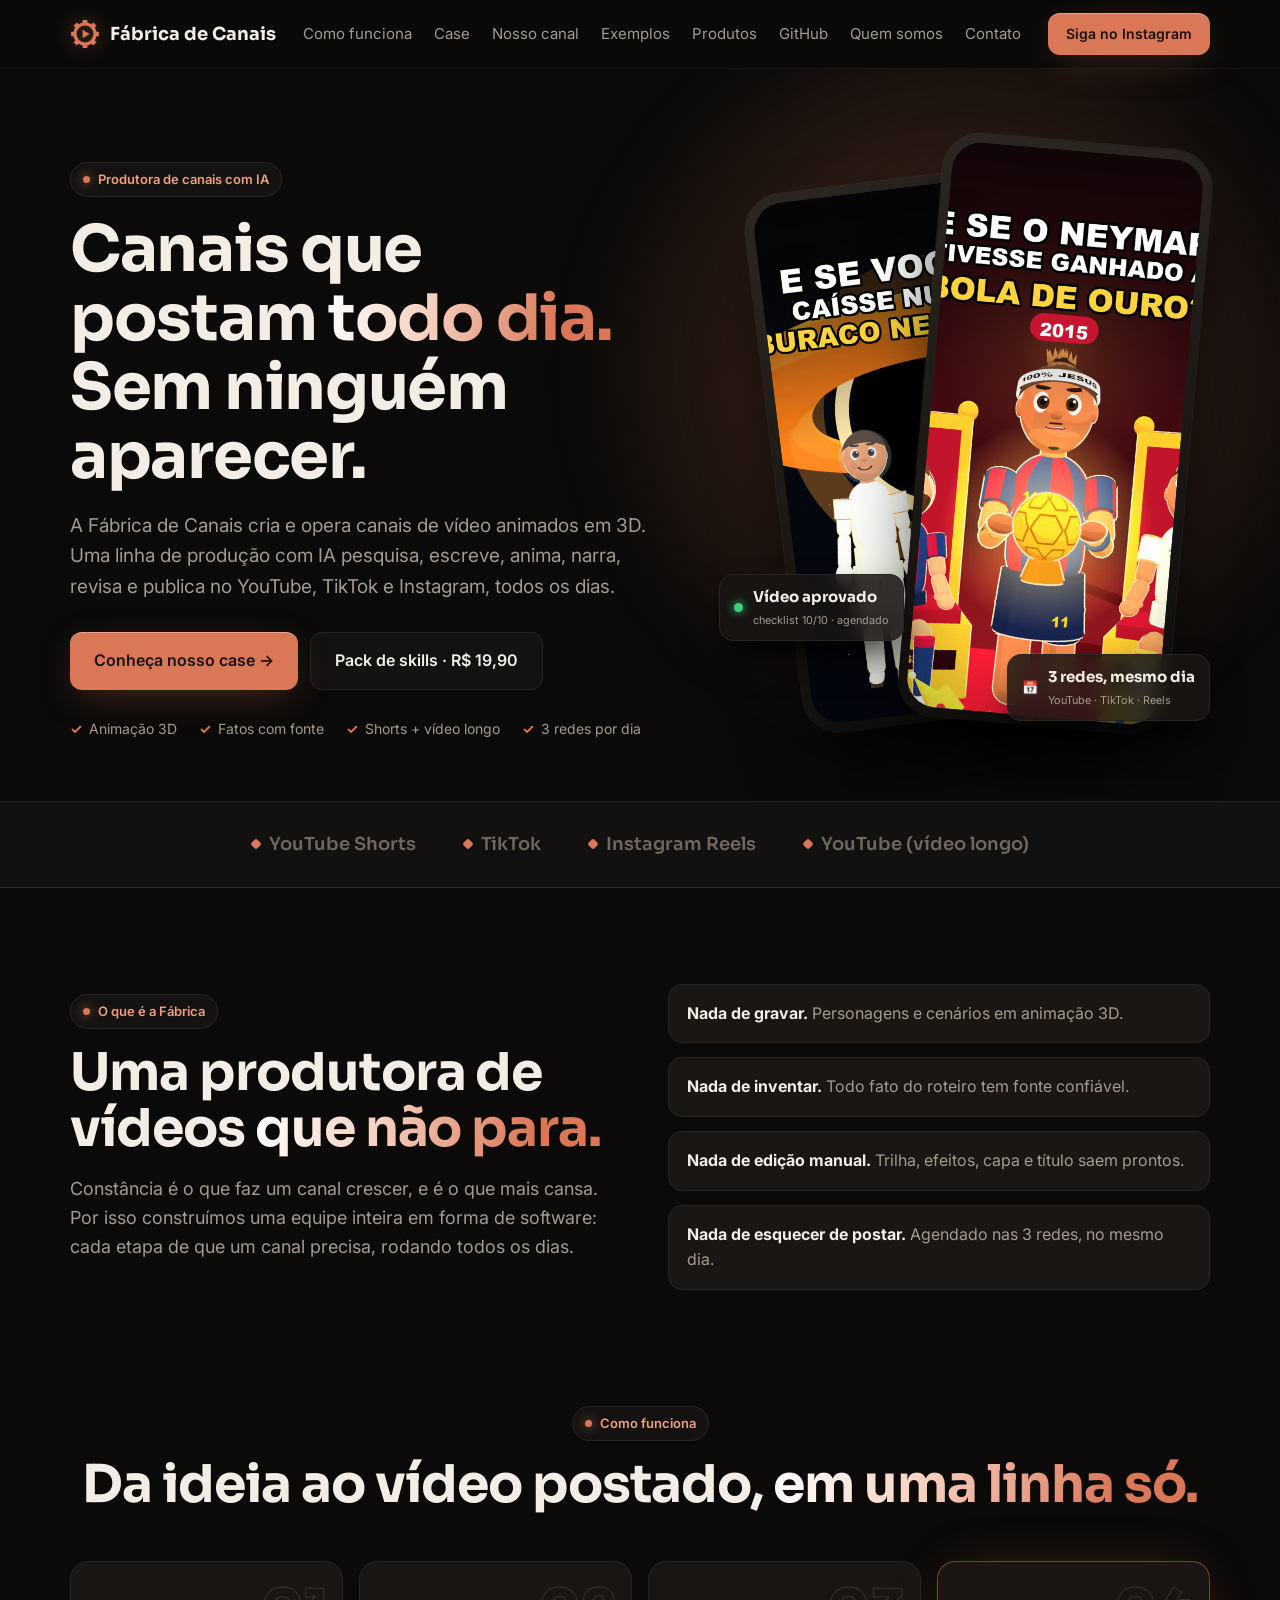
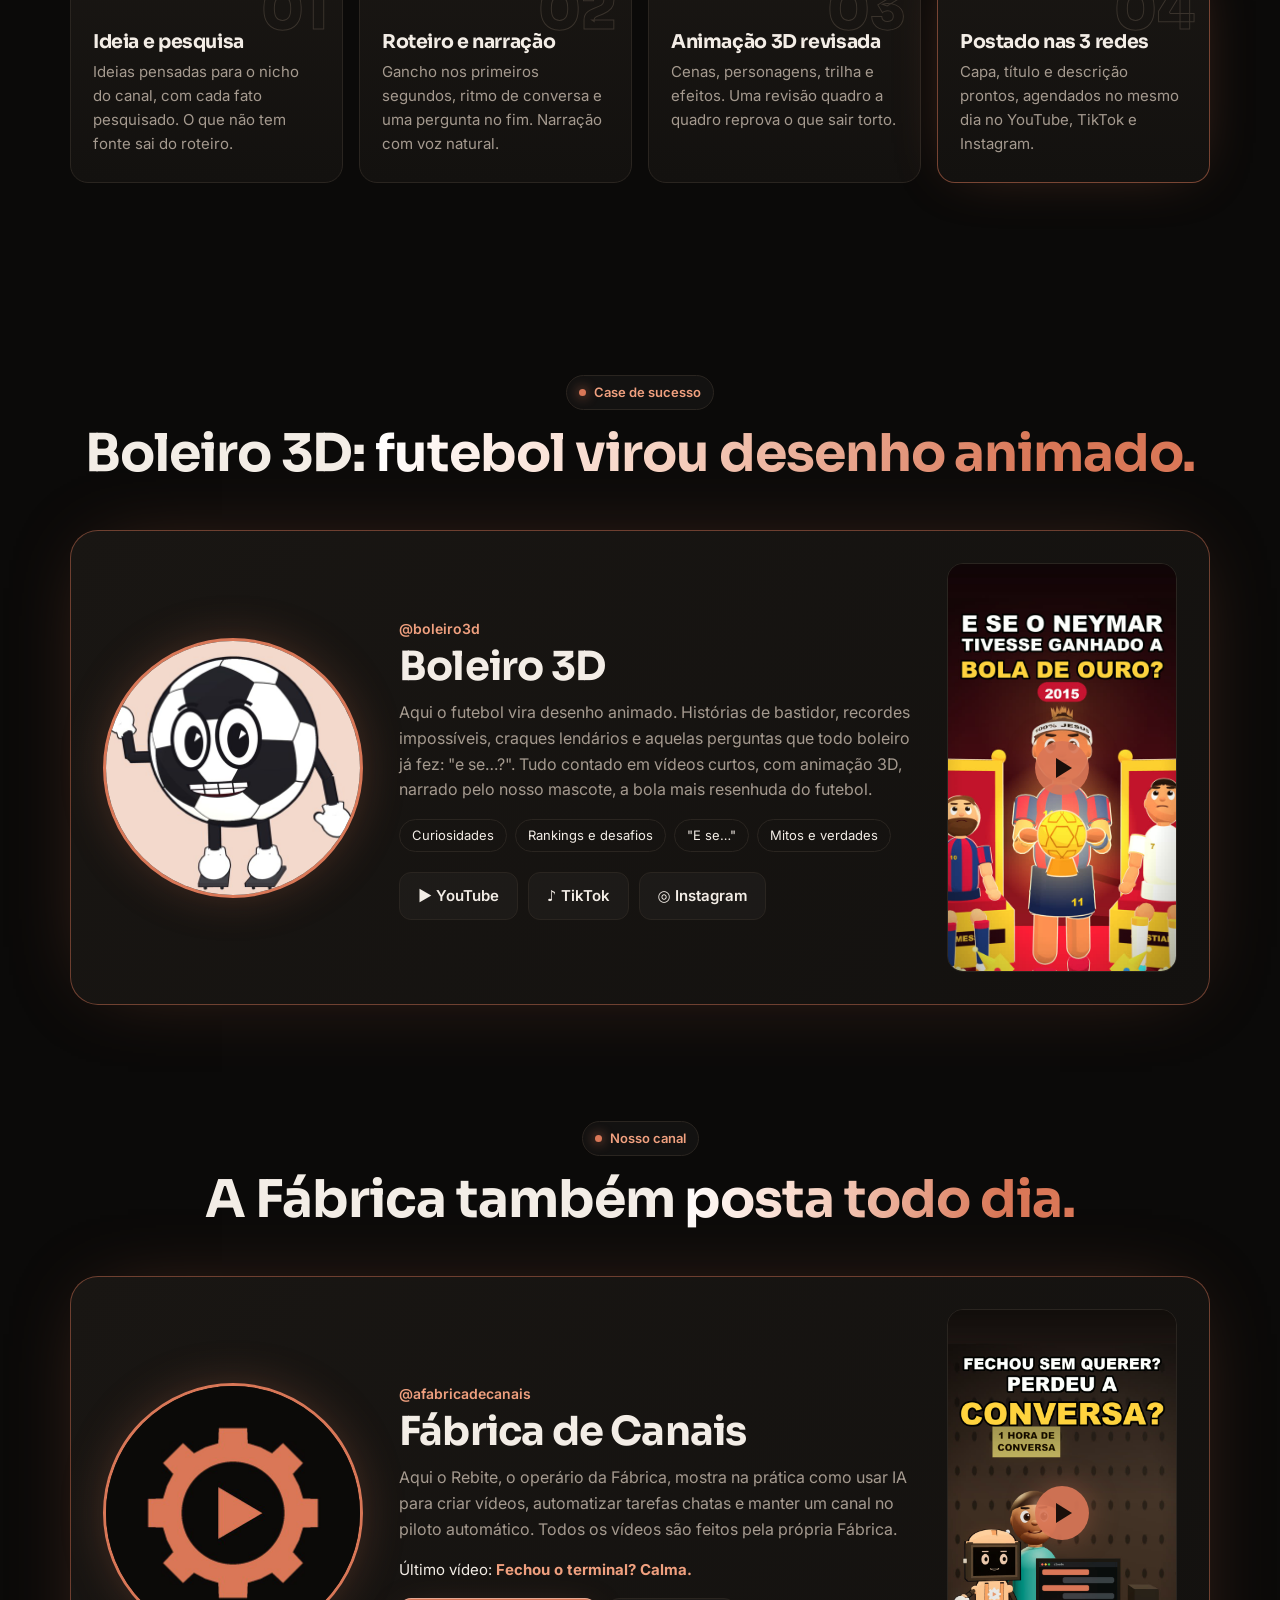
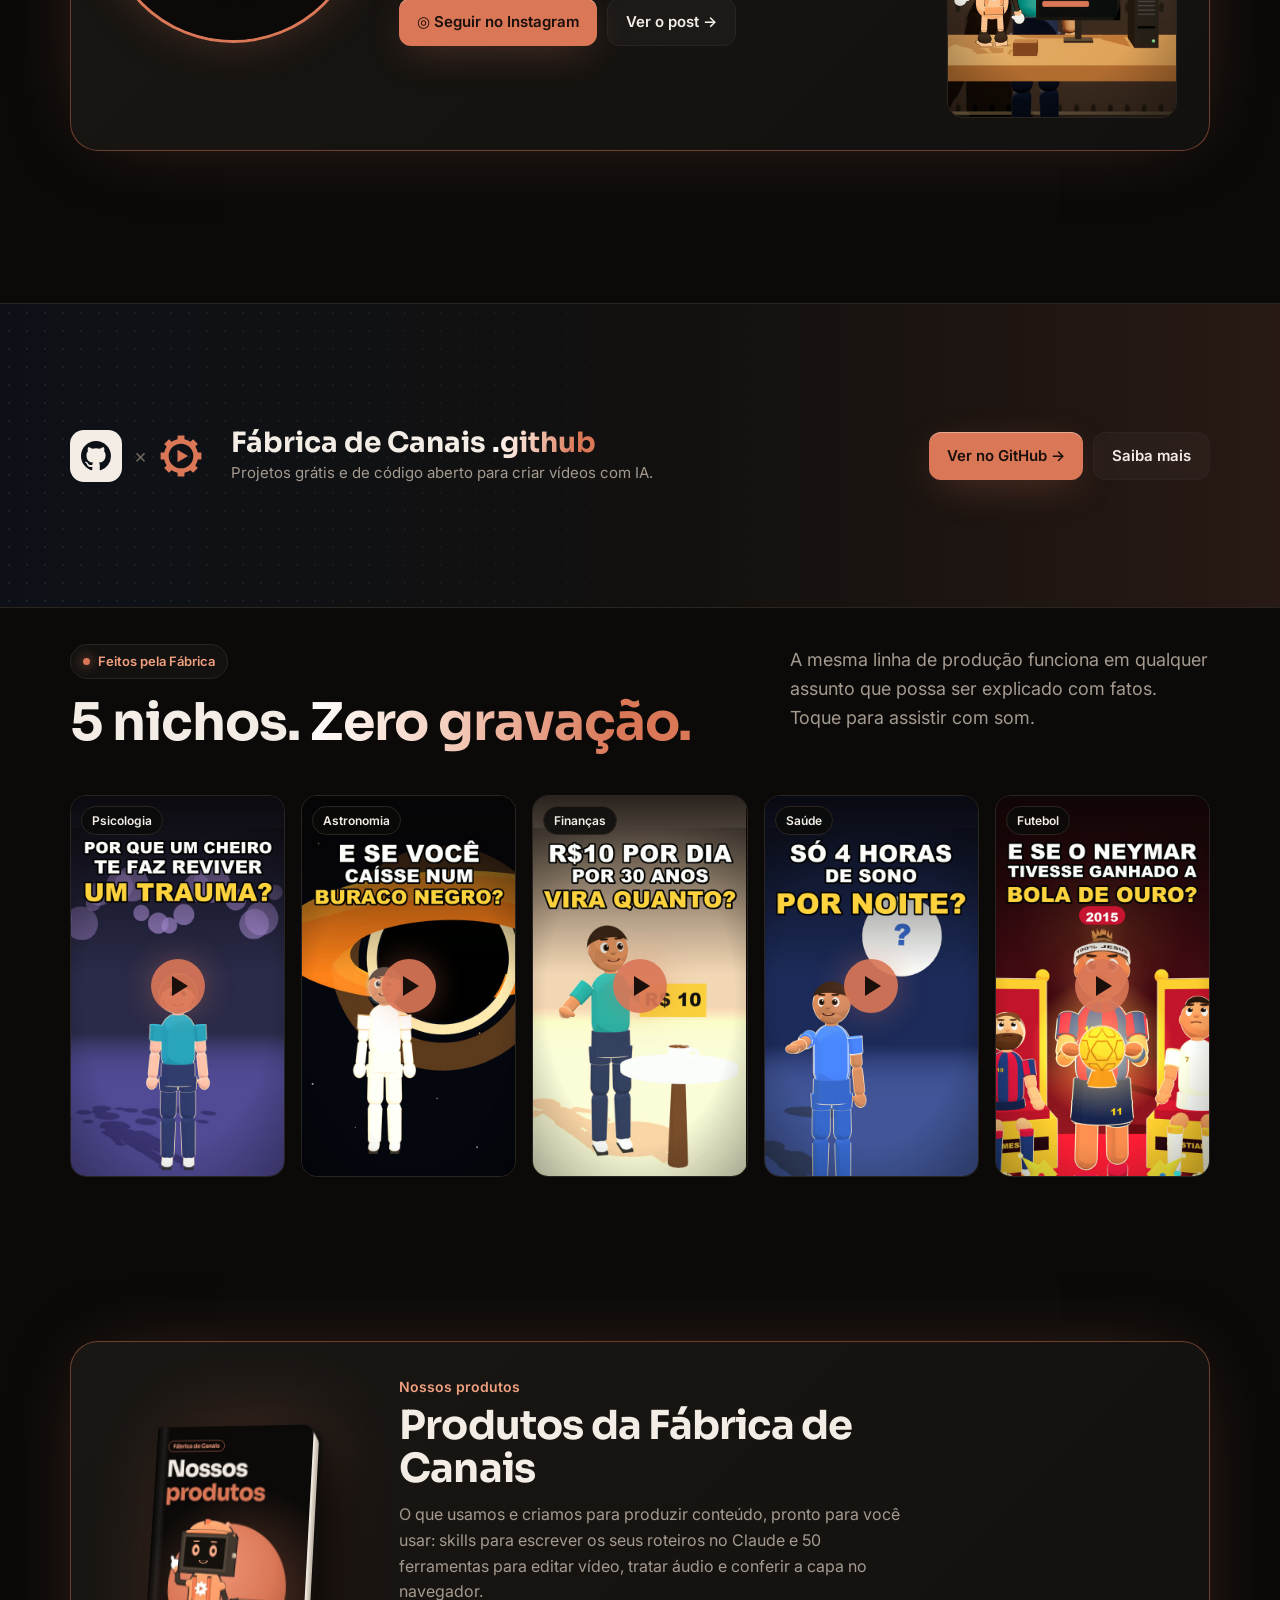
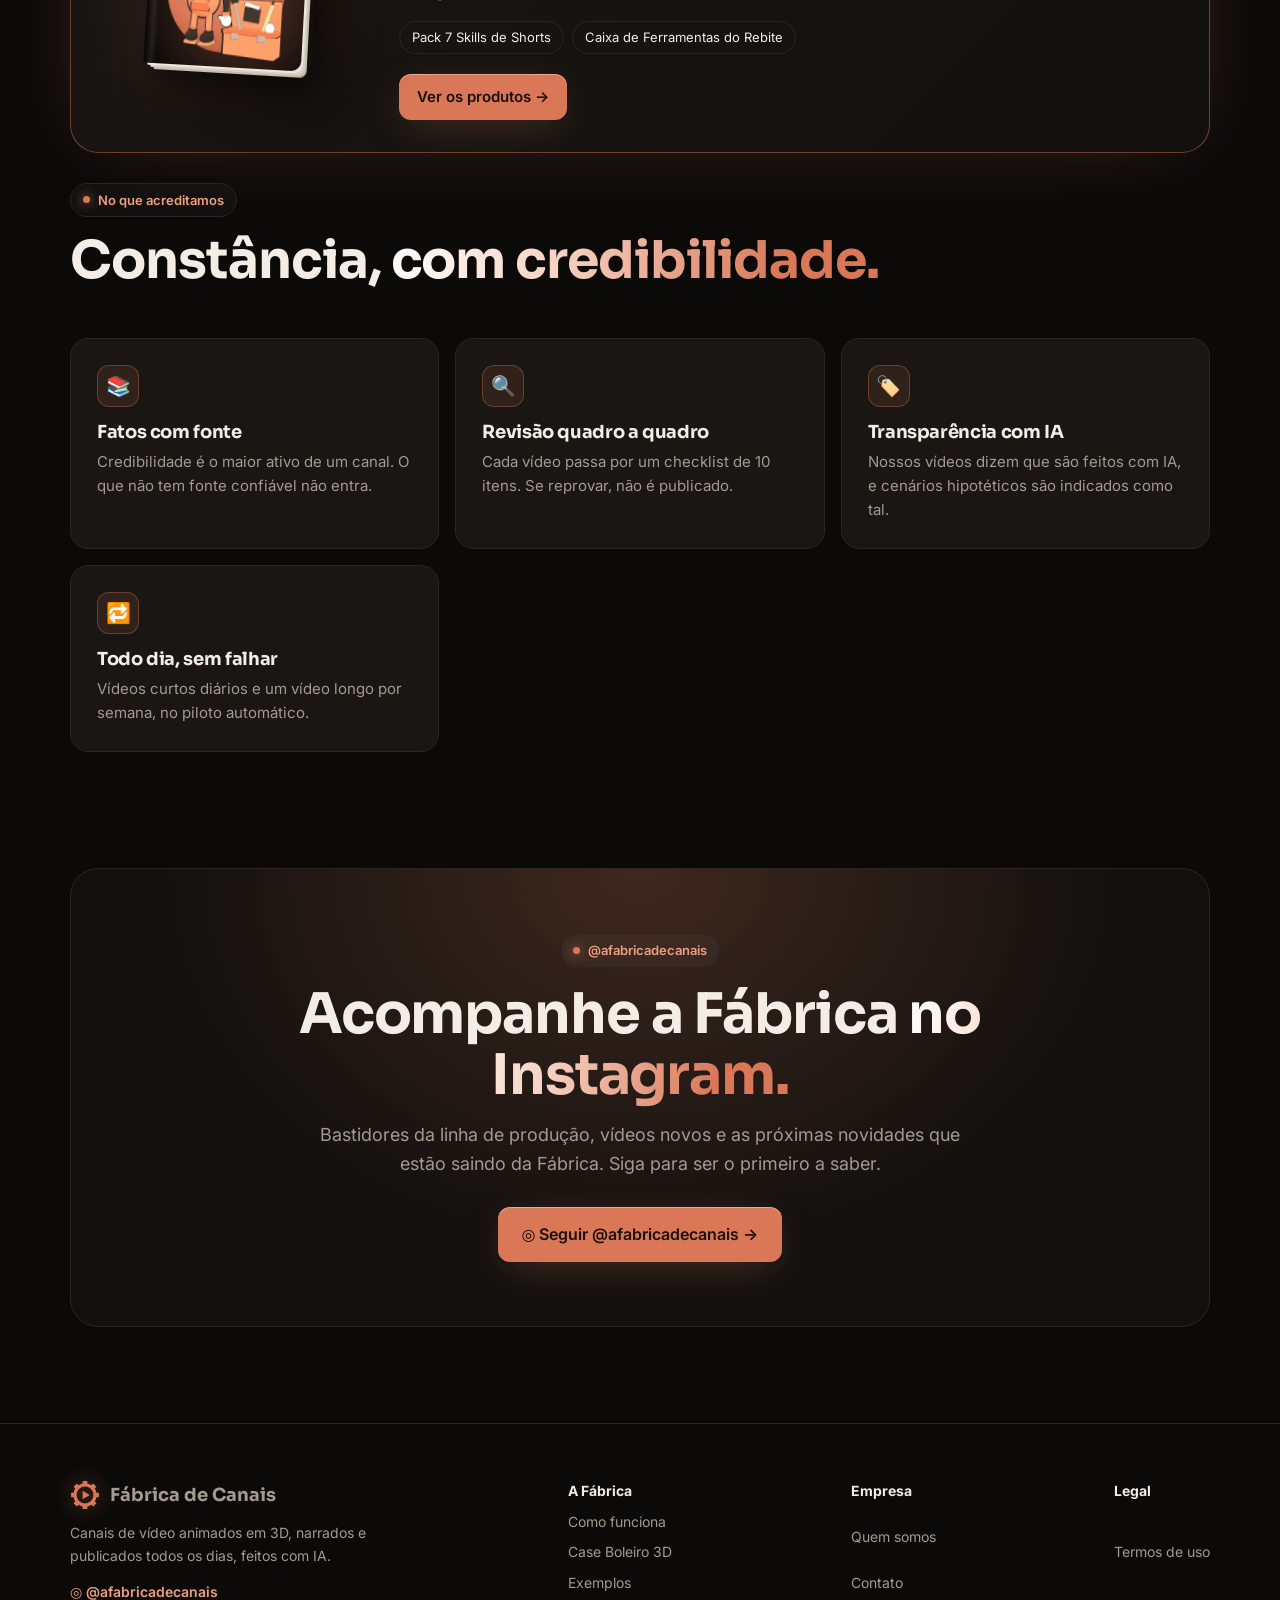
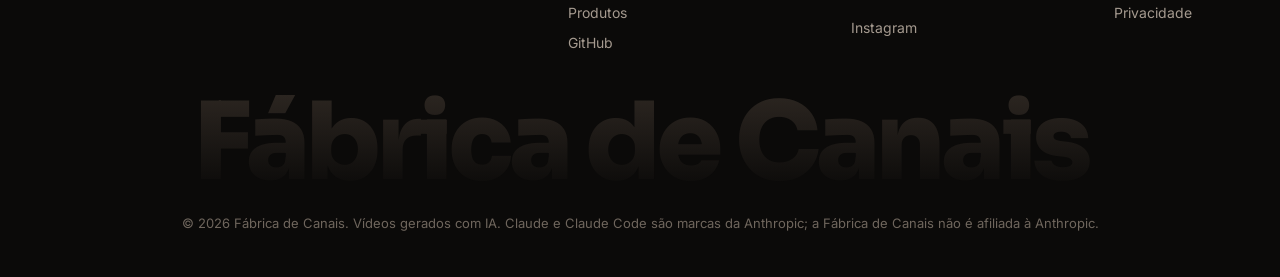
<file: index.html>
<!doctype html>
<html lang="pt-BR">
<head>
<meta charset="utf-8">
<meta name="viewport" content="width=device-width, initial-scale=1, viewport-fit=cover">
<title>Fábrica de Canais — canais de vídeo animados em 3D, feitos com IA</title>
<meta name="description" content="A Fábrica de Canais é uma produtora de canais de vídeo animados em 3D e narrados, feitos com IA, que postam todos os dias no YouTube, TikTok e Instagram. Conheça nosso case, o Boleiro 3D.">
<link rel="canonical" href="https://sparks-gamesstudio.github.io/fabrica-de-canais/">
<meta name="robots" content="index, follow">
<meta name="theme-color" content="#0b0a09">
<meta property="og:type" content="website">
<meta property="og:locale" content="pt_BR">
<meta property="og:title" content="Fábrica de Canais — canais que postam todo dia, feitos com IA">
<meta property="og:description" content="Ideia, pesquisa com fonte, animação 3D, narração e postagem nas 3 redes. Conheça o Boleiro 3D, nosso primeiro canal.">
<meta property="og:image" content="https://sparks-gamesstudio.github.io/fabrica-de-canais/assets/og/inicio.jpg">
<meta property="og:image:width" content="1200">
<meta property="og:image:height" content="630">
<meta property="og:url" content="https://sparks-gamesstudio.github.io/fabrica-de-canais/">
<meta name="twitter:card" content="summary_large_image">
<link rel="preconnect" href="https://fonts.googleapis.com">
<link rel="preconnect" href="https://fonts.gstatic.com" crossorigin>
<link href="https://fonts.googleapis.com/css2?family=Sora:wght@500;600;700;800&family=Inter:wght@400;500;600&display=swap" rel="stylesheet">
<script type="application/ld+json">
{
  "@context": "https://schema.org",
  "@type": "Organization",
  "name": "Fábrica de Canais",
  "url": "https://sparks-gamesstudio.github.io/fabrica-de-canais/",
  "logo": "https://sparks-gamesstudio.github.io/fabrica-de-canais/marca/simbolo-1024.png",
  "description": "Produtora de canais de vídeo animados em 3D e narrados, feitos com IA.",
  "sameAs": ["https://www.instagram.com/afabricadecanais/"]
}
</script>
<link rel="stylesheet" href="assets/site.css">
<link rel="icon" href="assets/simbolo.svg" type="image/svg+xml">
</head>
<body>

<nav aria-label="Principal">
  <div class="wrap">
    <a class="logo" href="index.html#topo"><img src="assets/simbolo.svg" alt="" width="30" height="30">Fábrica de Canais</a>
    <ul>
      <li><a href="index.html#como-funciona">Como funciona</a></li>
      <li><a href="index.html#case">Case</a></li>
      <li><a href="index.html#nosso-canal">Nosso canal</a></li>
      <li><a href="index.html#exemplos">Exemplos</a></li>
      <li><a href="produtos.html">Produtos</a></li>
      <li><a href="github.html">GitHub</a></li>
      <li><a href="quem-somos.html">Quem somos</a></li>
      <li><a href="contato.html">Contato</a></li>
    </ul>
    <a class="btn btn-or" href="https://www.instagram.com/afabricadecanais/" target="_blank" rel="noopener"><span class="long">Siga no Instagram</span><span class="short">Instagram</span></a>
  </div>
</nav>

<main id="topo">
  <!-- HERO -->
  <section class="hero">
    <div class="wrap hero-grid">
      <div>
        <span class="eyebrow">Produtora de canais com IA</span>
        <h1>Canais que postam <span class="grad">todo dia.</span><br>Sem ninguém aparecer.</h1>
        <p class="lead">A Fábrica de Canais cria e opera canais de vídeo animados em 3D. Uma linha de produção com IA pesquisa, escreve, anima, narra, revisa e publica no YouTube, TikTok e Instagram, todos os dias.</p>
        <div class="cta-row">
          <a class="btn btn-or" href="#case">Conheça nosso case →</a>
          <a class="btn btn-gh" href="skills.html">Pack de skills · R$ 19,90</a>
        </div>
        <div class="ticks"><span>Animação 3D</span><span>Fatos com fonte</span><span>Shorts + vídeo longo</span><span>3 redes por dia</span></div>
      </div>
      <div class="phones" aria-hidden="true">
        <div class="phone p1"><video src="assets/4-astronomia.mp4" poster="assets/4-astronomia.jpg" muted autoplay loop playsinline preload="metadata"></video></div>
        <div class="phone p2"><video src="assets/1-futebol.mp4" poster="assets/1-futebol.jpg" muted autoplay loop playsinline preload="metadata"></video></div>
        <div class="chip c1"><span class="dot"></span><div><b>Vídeo aprovado</b><br><small style="color:var(--mut)">checklist 10/10 · agendado</small></div></div>
        <div class="chip c2">📅 <div><b>3 redes, mesmo dia</b><br><small style="color:var(--mut)">YouTube · TikTok · Reels</small></div></div>
      </div>
    </div>
  </section>

  <div class="strip"><div class="wrap"><span>YouTube Shorts</span><span>TikTok</span><span>Instagram Reels</span><span>YouTube (vídeo longo)</span></div></div>

  <!-- O QUE É -->
  <section>
    <div class="wrap pain reveal">
      <div>
        <span class="eyebrow">O que é a Fábrica</span>
        <h2 class="h2">Uma produtora de vídeos <span class="grad">que não para.</span></h2>
        <p class="lead" style="margin-top:18px">Constância é o que faz um canal crescer, e é o que mais cansa. Por isso construímos uma equipe inteira em forma de software: cada etapa de que um canal precisa, rodando todos os dias.</p>
      </div>
      <ul>
        <li><b>Nada de gravar.</b> Personagens e cenários em animação 3D.</li>
        <li><b>Nada de inventar.</b> Todo fato do roteiro tem fonte confiável.</li>
        <li><b>Nada de edição manual.</b> Trilha, efeitos, capa e título saem prontos.</li>
        <li><b>Nada de esquecer de postar.</b> Agendado nas 3 redes, no mesmo dia.</li>
      </ul>
    </div>
  </section>

  <!-- COMO FUNCIONA -->
  <section id="como-funciona" style="padding-top:20px">
    <div class="wrap">
      <div class="reveal" style="text-align:center">
        <span class="eyebrow">Como funciona</span>
        <h2 class="h2">Da ideia ao vídeo postado, <span class="grad">em uma linha só.</span></h2>
      </div>
      <div class="steps">
        <div class="step reveal"><h3>Ideia e pesquisa</h3><p>Ideias pensadas para o nicho do canal, com cada fato pesquisado. O que não tem fonte sai do roteiro.</p></div>
        <div class="step reveal"><h3>Roteiro e narração</h3><p>Gancho nos primeiros segundos, ritmo de conversa e uma pergunta no fim. Narração com voz natural.</p></div>
        <div class="step reveal"><h3>Animação 3D revisada</h3><p>Cenas, personagens, trilha e efeitos. Uma revisão quadro a quadro reprova o que sair torto.</p></div>
        <div class="step reveal"><h3>Postado nas 3 redes</h3><p>Capa, título e descrição prontos, agendados no mesmo dia no YouTube, TikTok e Instagram.</p></div>
      </div>
    </div>
  </section>

  <!-- CASE -->
  <section id="case">
    <div class="wrap">
      <div class="reveal" style="text-align:center">
        <span class="eyebrow">Case de sucesso</span>
        <h2 class="h2">Boleiro 3D: <span class="grad">futebol virou desenho animado.</span></h2>
      </div>
      <article class="case reveal">
        <div class="case-logo"><img src="assets/boleiro3d.jpg" alt="Logo do canal Boleiro 3D" width="512" height="512"></div>
        <div class="case-body">
          <span class="case-handle">@boleiro3d</span>
          <h3>Boleiro 3D</h3>
          <p>Aqui o futebol vira desenho animado. Histórias de bastidor, recordes impossíveis, craques lendários e aquelas perguntas que todo boleiro já fez: "e se…?". Tudo contado em vídeos curtos, com animação 3D, narrado pelo nosso mascote, a bola mais resenhuda do futebol.</p>
          <ul class="case-tags"><li>Curiosidades</li><li>Rankings e desafios</li><li>"E se…"</li><li>Mitos e verdades</li></ul>
          <div class="case-links">
            <a class="btn btn-gh" href="https://www.youtube.com/@boleiro3d" target="_blank" rel="noopener">▶ YouTube</a>
            <a class="btn btn-gh" href="https://www.tiktok.com/@boleiro3d" target="_blank" rel="noopener">♪ TikTok</a>
            <a class="btn btn-gh" href="https://www.instagram.com/boleiro3d/" target="_blank" rel="noopener">◎ Instagram</a>
          </div>
        </div>
        <div class="vid case-vid"><video src="assets/1-futebol.mp4" poster="assets/1-futebol.jpg" playsinline preload="none" aria-label="Vídeo do Boleiro 3D: e se o Neymar tivesse ganhado a Bola de Ouro"></video><span class="tag">E se o Neymar tivesse ganhado a Bola de Ouro?</span><span class="play"><i></i></span></div>
      </article>
    </div>
  </section>

  <!-- CANAL DA FÁBRICA -->
  <section id="nosso-canal" style="padding-top:20px">
    <div class="wrap">
      <div class="reveal" style="text-align:center">
        <span class="eyebrow">Nosso canal</span>
        <h2 class="h2">A Fábrica também <span class="grad">posta todo dia.</span></h2>
      </div>
      <article class="case reveal">
        <div class="case-logo"><img src="assets/fabrica-perfil.jpg" alt="Perfil da Fábrica de Canais" width="512" height="512"></div>
        <div class="case-body">
          <span class="case-handle">@afabricadecanais</span>
          <h3>Fábrica de Canais</h3>
          <p>Aqui o Rebite, o operário da Fábrica, mostra na prática como usar IA para criar vídeos, automatizar tarefas chatas e manter um canal no piloto automático. Todos os vídeos são feitos pela própria Fábrica.</p>
          <p id="ultimo-info" class="ultimo-info">Último vídeo: <b>primeiro vídeo saindo em breve.</b></p>
          <div class="case-links">
            <a class="btn btn-or" href="https://www.instagram.com/afabricadecanais/" target="_blank" rel="noopener">◎ Seguir no Instagram</a>
            <a class="btn btn-gh" id="ultimo-link" href="https://www.instagram.com/afabricadecanais/" target="_blank" rel="noopener" hidden>Ver o post →</a>
          </div>
        </div>
        <div class="vid case-vid" id="ultimo-vid" hidden><video playsinline preload="none" aria-label="Último vídeo do canal Fábrica de Canais"></video><span class="play"><i></i></span></div>
        <div class="case-vid em-breve" id="ultimo-breve"><img src="assets/rebite.jpg" alt="Rebite, mascote da Fábrica"><span>Primeiro vídeo<br>em breve</span></div>
      </article>
    </div>
  </section>

  <!-- FAIXA GITHUB -->
  <section class="gh-band" id="github-faixa" aria-label="Fábrica de Canais no GitHub">
    <div class="wrap gh-band-in">
      <div class="gh-band-logos"><span class="gh-ic"><svg viewBox="0 0 16 16" width="30" height="30" aria-hidden="true" fill="currentColor"><path d="M8 0C3.58 0 0 3.58 0 8c0 3.54 2.29 6.53 5.47 7.59.4.07.55-.17.55-.38 0-.19-.01-.82-.01-1.49-2.01.37-2.53-.49-2.69-.94-.09-.23-.48-.94-.82-1.13-.28-.15-.68-.52-.01-.53.63-.01 1.08.58 1.23.82.72 1.21 1.87.87 2.33.66.07-.52.28-.87.51-1.07-1.78-.2-3.64-.89-3.64-3.95 0-.87.31-1.59.82-2.15-.08-.2-.36-1.02.08-2.12 0 0 .67-.21 2.2.82.64-.18 1.32-.27 2-.27.68 0 1.36.09 2 .27 1.53-1.04 2.2-.82 2.2-.82.44 1.1.16 1.92.08 2.12.51.56.82 1.27.82 2.15 0 3.07-1.87 3.75-3.65 3.95.29.25.54.73.54 1.48 0 1.07-.01 1.93-.01 2.2 0 .21.15.46.55.38A8.013 8.013 0 0016 8c0-4.42-3.58-8-8-8z"/></svg></span><span class="gh-x">×</span><img src="assets/simbolo.svg" alt="" width="44" height="44"></div>
      <div class="gh-band-txt"><b>Fábrica de Canais <span class="grad">.github</span></b><span>Projetos grátis e de código aberto para criar vídeos com IA.</span></div>
      <div class="gh-band-btns"><a class="btn btn-or" href="https://github.com/sparks-gamesstudio" target="_blank" rel="noopener">Ver no GitHub →</a><a class="btn btn-gh" href="github.html">Saiba mais</a></div>
    </div>
  </section>

  <!-- VITRINE -->
  <section id="exemplos" style="padding-top:20px">
    <div class="wrap">
      <div class="vit-head reveal">
        <div>
          <span class="eyebrow">Feitos pela Fábrica</span>
          <h2 class="h2">5 nichos. <span class="grad">Zero gravação.</span></h2>
        </div>
        <p class="lead" style="max-width:420px">A mesma linha de produção funciona em qualquer assunto que possa ser explicado com fatos. Toque para assistir com som.</p>
      </div>
      <div class="reel">
        <div class="vid"><video src="assets/3-psicologia.mp4" poster="assets/3-psicologia.jpg" playsinline preload="none" aria-label="Exemplo de psicologia: por que um cheiro pode te fazer reviver um trauma"></video><span class="tag">Psicologia</span><span class="play"><i></i></span></div>
        <div class="vid"><video src="assets/4-astronomia.mp4" poster="assets/4-astronomia.jpg" playsinline preload="none" aria-label="Exemplo de astronomia: e se você caísse num buraco negro"></video><span class="tag">Astronomia</span><span class="play"><i></i></span></div>
        <div class="vid"><video src="assets/5-financas.mp4" poster="assets/5-financas.jpg" playsinline preload="none" aria-label="Exemplo de finanças: quanto vale guardar dez reais por dia"></video><span class="tag">Finanças</span><span class="play"><i></i></span></div>
        <div class="vid"><video src="assets/2-saude.mp4" poster="assets/2-saude.jpg" playsinline preload="none" aria-label="Exemplo de saúde: o que acontece com seu cérebro se dormir só 4 horas"></video><span class="tag">Saúde</span><span class="play"><i></i></span></div>
        <div class="vid"><video src="assets/1-futebol.mp4" poster="assets/1-futebol.jpg" playsinline preload="none" aria-label="Exemplo de futebol: e se o Neymar tivesse ganhado a Bola de Ouro"></video><span class="tag">Futebol</span><span class="play"><i></i></span></div>
      </div>
    </div>
  </section>

  <!-- PRODUTOS -->
  <section id="produtos" style="padding-bottom:10px;padding-top:20px">
    <div class="wrap">
      <article class="case reveal">
        <div class="caderno caderno-p"><div class="livro"><img src="assets/produtos/produtos.jpg" alt="Capa dos produtos da Fábrica de Canais, com o Rebite e uma caixa de ferramentas" width="744" height="1052"><span class="lombada"></span></div></div>
        <div class="case-body">
          <span class="case-handle">Nossos produtos</span>
          <h3>Produtos da Fábrica de Canais</h3>
          <p>O que usamos e criamos para produzir conteúdo, pronto para você usar: skills para escrever os seus roteiros no Claude e 50 ferramentas para editar vídeo, tratar áudio e conferir a capa no navegador.</p>
          <ul class="case-tags"><li>Pack 7 Skills de Shorts</li><li>Caixa de Ferramentas do Rebite</li></ul>
          <div class="case-links">
            <a class="btn btn-or" href="produtos.html">Ver os produtos →</a>
          </div>
        </div>
      </article>
    </div>
  </section>

  <!-- PRINCÍPIOS -->
  <section style="padding-top:20px">
    <div class="wrap">
      <div class="reveal">
        <span class="eyebrow">No que acreditamos</span>
        <h2 class="h2">Constância, <span class="grad">com credibilidade.</span></h2>
      </div>
      <div class="bento">
        <div class="bx reveal"><div class="ic">📚</div><h3>Fatos com fonte</h3><p>Credibilidade é o maior ativo de um canal. O que não tem fonte confiável não entra.</p></div>
        <div class="bx reveal"><div class="ic">🔍</div><h3>Revisão quadro a quadro</h3><p>Cada vídeo passa por um checklist de 10 itens. Se reprovar, não é publicado.</p></div>
        <div class="bx reveal"><div class="ic">🏷️</div><h3>Transparência com IA</h3><p>Nossos vídeos dizem que são feitos com IA, e cenários hipotéticos são indicados como tal.</p></div>
        <div class="bx reveal"><div class="ic">🔁</div><h3>Todo dia, sem falhar</h3><p>Vídeos curtos diários e um vídeo longo por semana, no piloto automático.</p></div>
      </div>
    </div>
  </section>

  <!-- INSTAGRAM / EM BREVE -->
  <section id="instagram" style="padding-top:20px">
    <div class="wrap">
      <div class="final reveal">
        <span class="eyebrow">@afabricadecanais</span>
        <h2 style="margin-top:16px">Acompanhe a Fábrica <span class="grad">no Instagram.</span></h2>
        <p class="lead" style="margin:0 auto 28px">Bastidores da linha de produção, vídeos novos e as próximas novidades que estão saindo da Fábrica. Siga para ser o primeiro a saber.</p>
        <a class="btn btn-or" href="https://www.instagram.com/afabricadecanais/" target="_blank" rel="noopener">◎ Seguir @afabricadecanais →</a>
      </div>
    </div>
  </section>
</main>


<footer>
  <div class="wrap">
    <div class="foot">
      <div><a class="logo" href="index.html#topo"><img src="assets/simbolo.svg" alt="" width="30" height="30">Fábrica de Canais</a><p style="max-width:320px;margin-top:12px">Canais de vídeo animados em 3D, narrados e publicados todos os dias, feitos com IA.</p><p style="margin-top:10px"><a href="https://www.instagram.com/afabricadecanais/" target="_blank" rel="noopener" style="color:var(--or2);font-weight:600">◎ @afabricadecanais</a></p></div>
      <div style="display:grid;gap:8px"><b style="color:var(--txt)">A Fábrica</b><a href="index.html#como-funciona">Como funciona</a><a href="index.html#case">Case Boleiro 3D</a><a href="index.html#exemplos">Exemplos</a><a href="produtos.html">Produtos</a><a href="github.html">GitHub</a></div>
      <div style="display:grid;gap:8px"><b style="color:var(--txt)">Empresa</b><a href="quem-somos.html">Quem somos</a><a href="contato.html">Contato</a><a href="https://www.instagram.com/afabricadecanais/" target="_blank" rel="noopener">Instagram</a></div>
      <div style="display:grid;gap:8px"><b style="color:var(--txt)">Legal</b><a href="termos.html">Termos de uso</a><a href="privacidade.html">Privacidade</a></div>
    </div>
    <div class="giant" aria-hidden="true">Fábrica de Canais</div>
    <p class="legal">© 2026 Fábrica de Canais. Vídeos gerados com IA. Claude e Claude Code são marcas da Anthropic; a Fábrica de Canais não é afiliada à Anthropic.</p>
  </div>
</footer>

<script>
  // vitrine: toca com som ao clicar, pausa os outros
  document.querySelectorAll('.vid').forEach(function (card) {
    var v = card.querySelector('video');
    card.addEventListener('click', function () {
      document.querySelectorAll('.vid video').forEach(function (o) { if (o !== v) { o.pause(); o.parentElement.classList.remove('on'); } });
      if (v.paused) { v.muted = false; v.play(); card.classList.add('on'); } else { v.pause(); card.classList.remove('on'); }
    });
    v.addEventListener('ended', function () { card.classList.remove('on'); });
  });
  // último vídeo do canal da Fábrica (assets/canal/ultimo.json, trocado pela rotina de publicação)
  fetch('assets/canal/ultimo.json', { cache: 'no-cache' }).then(function (r) { return r.ok ? r.json() : null; }).then(function (u) {
    if (!u) return;
    var box = document.getElementById('ultimo-vid'), v = box.querySelector('video');
    v.src = 'assets/canal/ultimo.mp4?v=' + u.id;
    v.poster = 'assets/canal/ultimo.jpg?v=' + u.id;
    box.hidden = false;
    document.getElementById('ultimo-breve').hidden = true;
    var info = document.getElementById('ultimo-info');
    info.textContent = 'Último vídeo: ';
    var b = document.createElement('b'); b.textContent = u.titulo; info.appendChild(b);
    var link = u.links && (u.links.instagram || u.links.youtube || u.links.tiktok);
    if (link) { var a = document.getElementById('ultimo-link'); a.href = link; a.hidden = false; }
  }).catch(function () {});
  // aparecer ao rolar
  var io = new IntersectionObserver(function (es) { es.forEach(function (e) { if (e.isIntersecting) { e.target.classList.add('in'); io.unobserve(e.target); } }); }, { threshold: .12 });
  document.querySelectorAll('.reveal').forEach(function (el) { io.observe(el); });
</script>
</body>
</html>
</file>
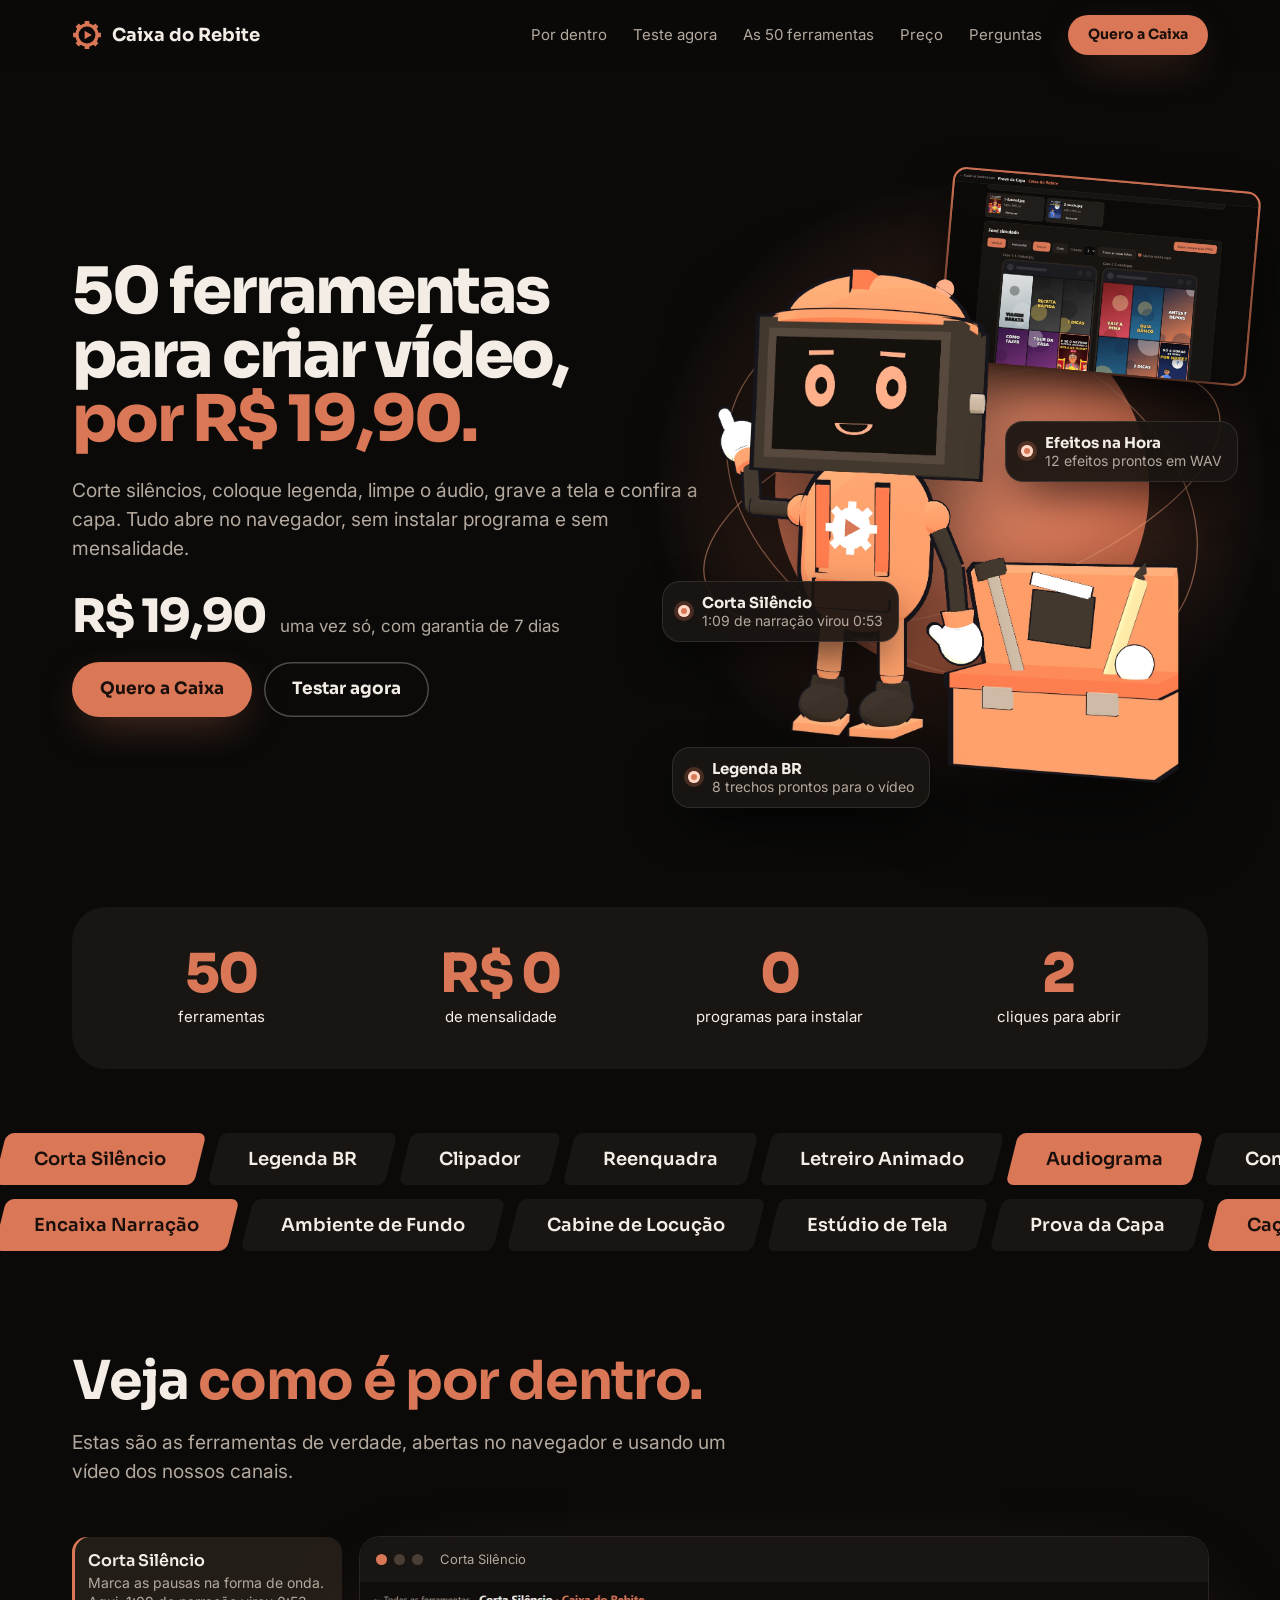
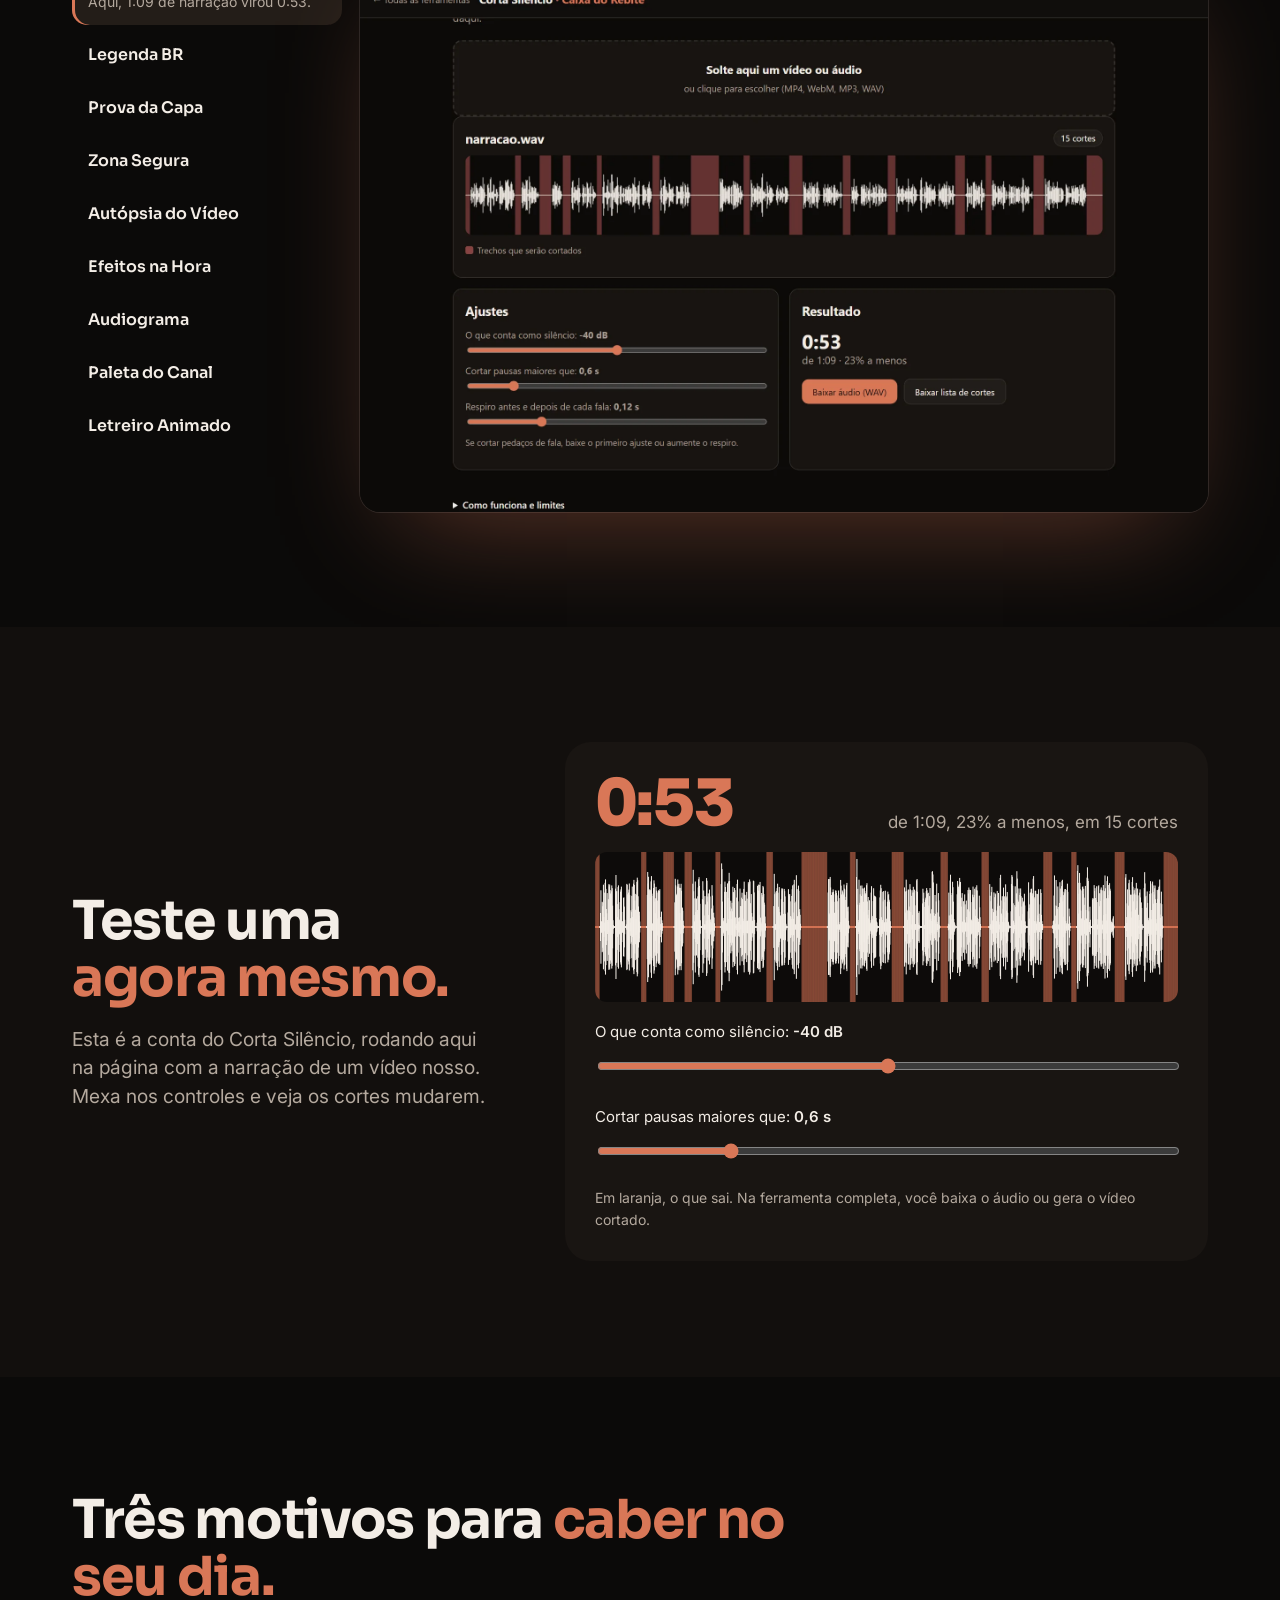
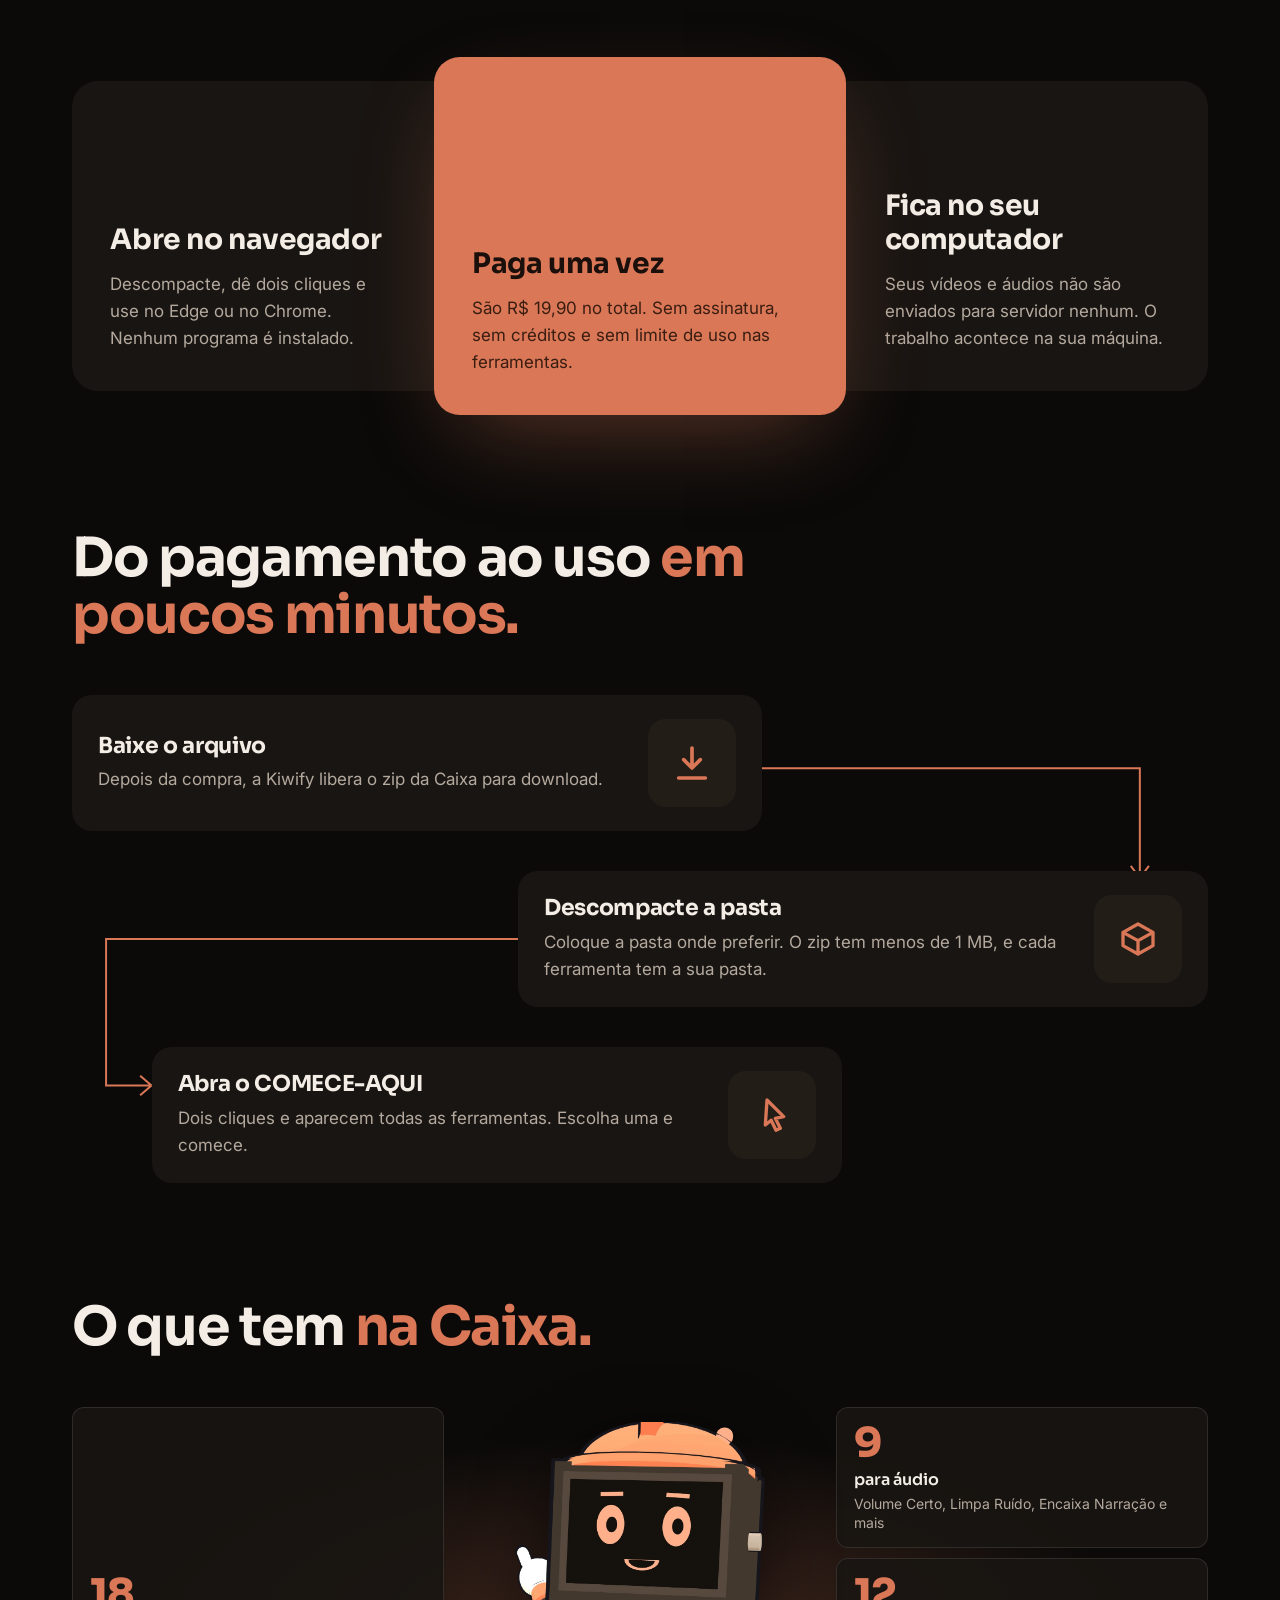
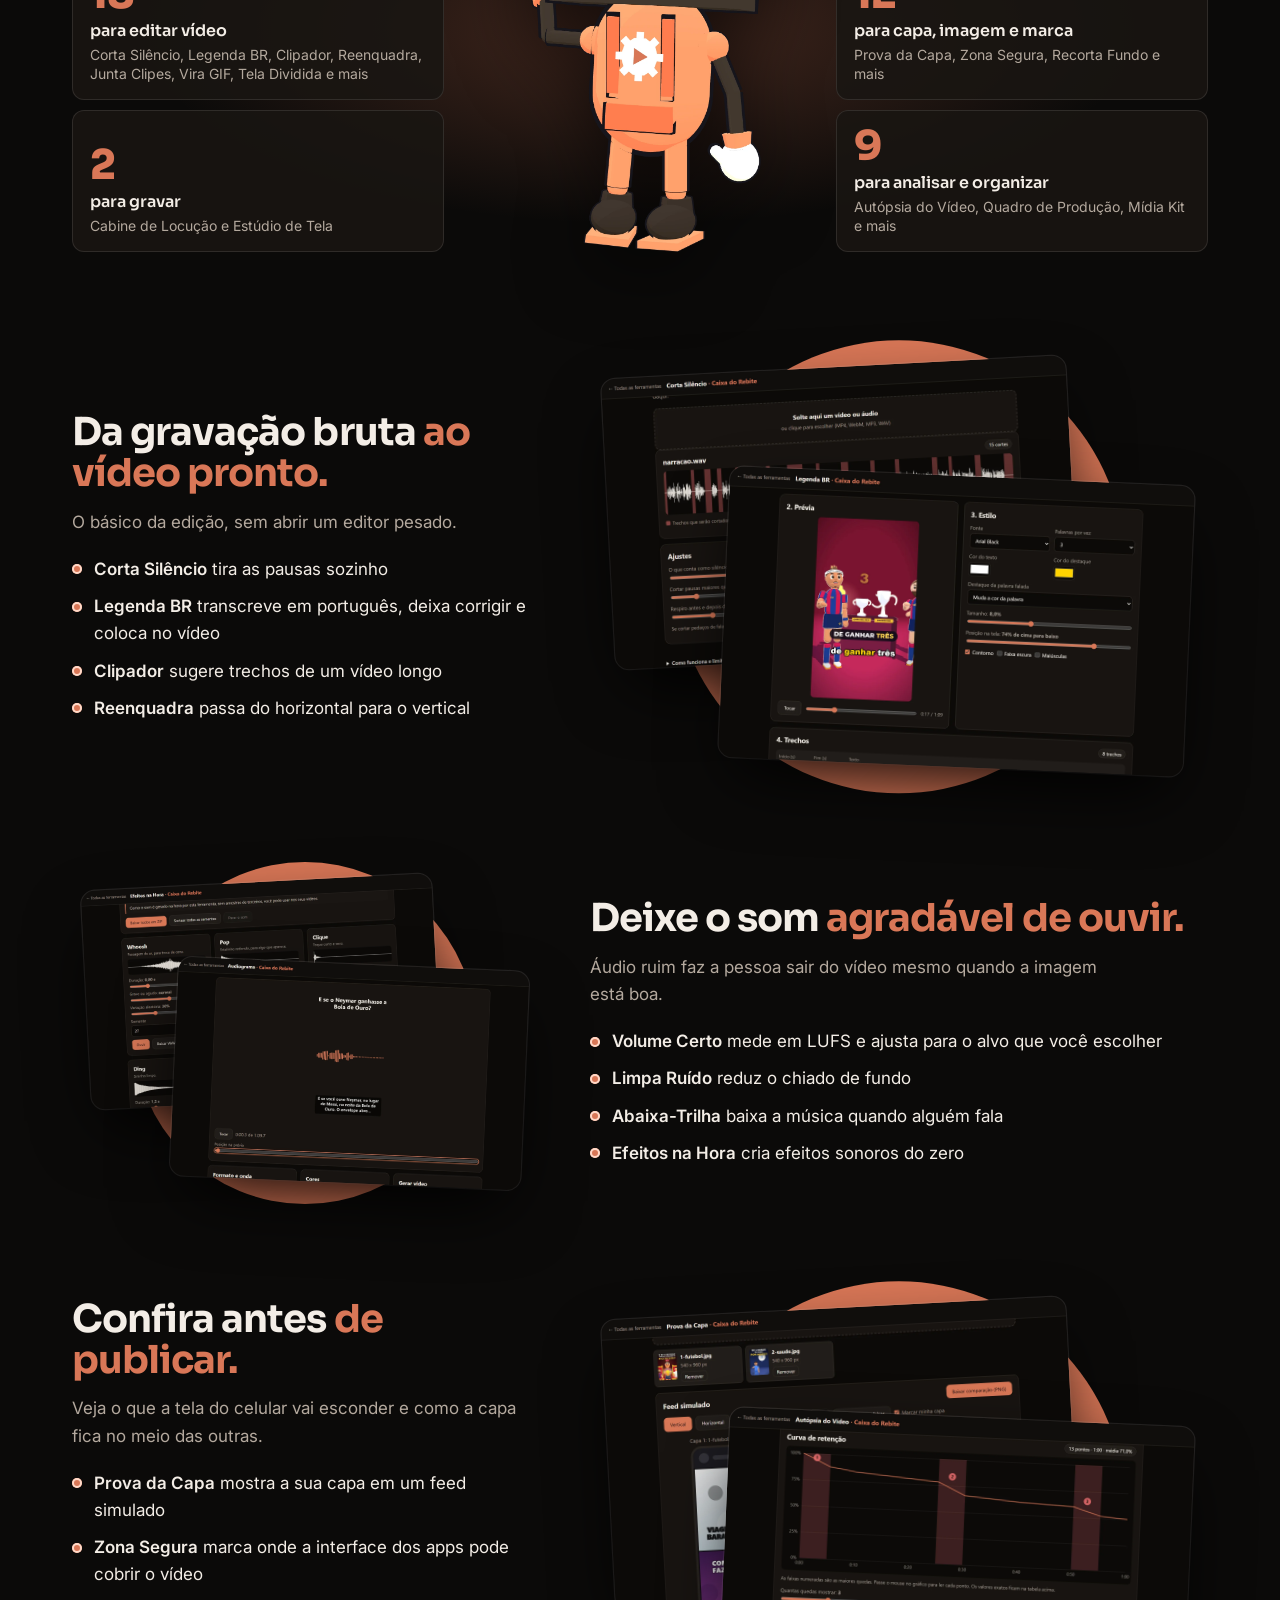
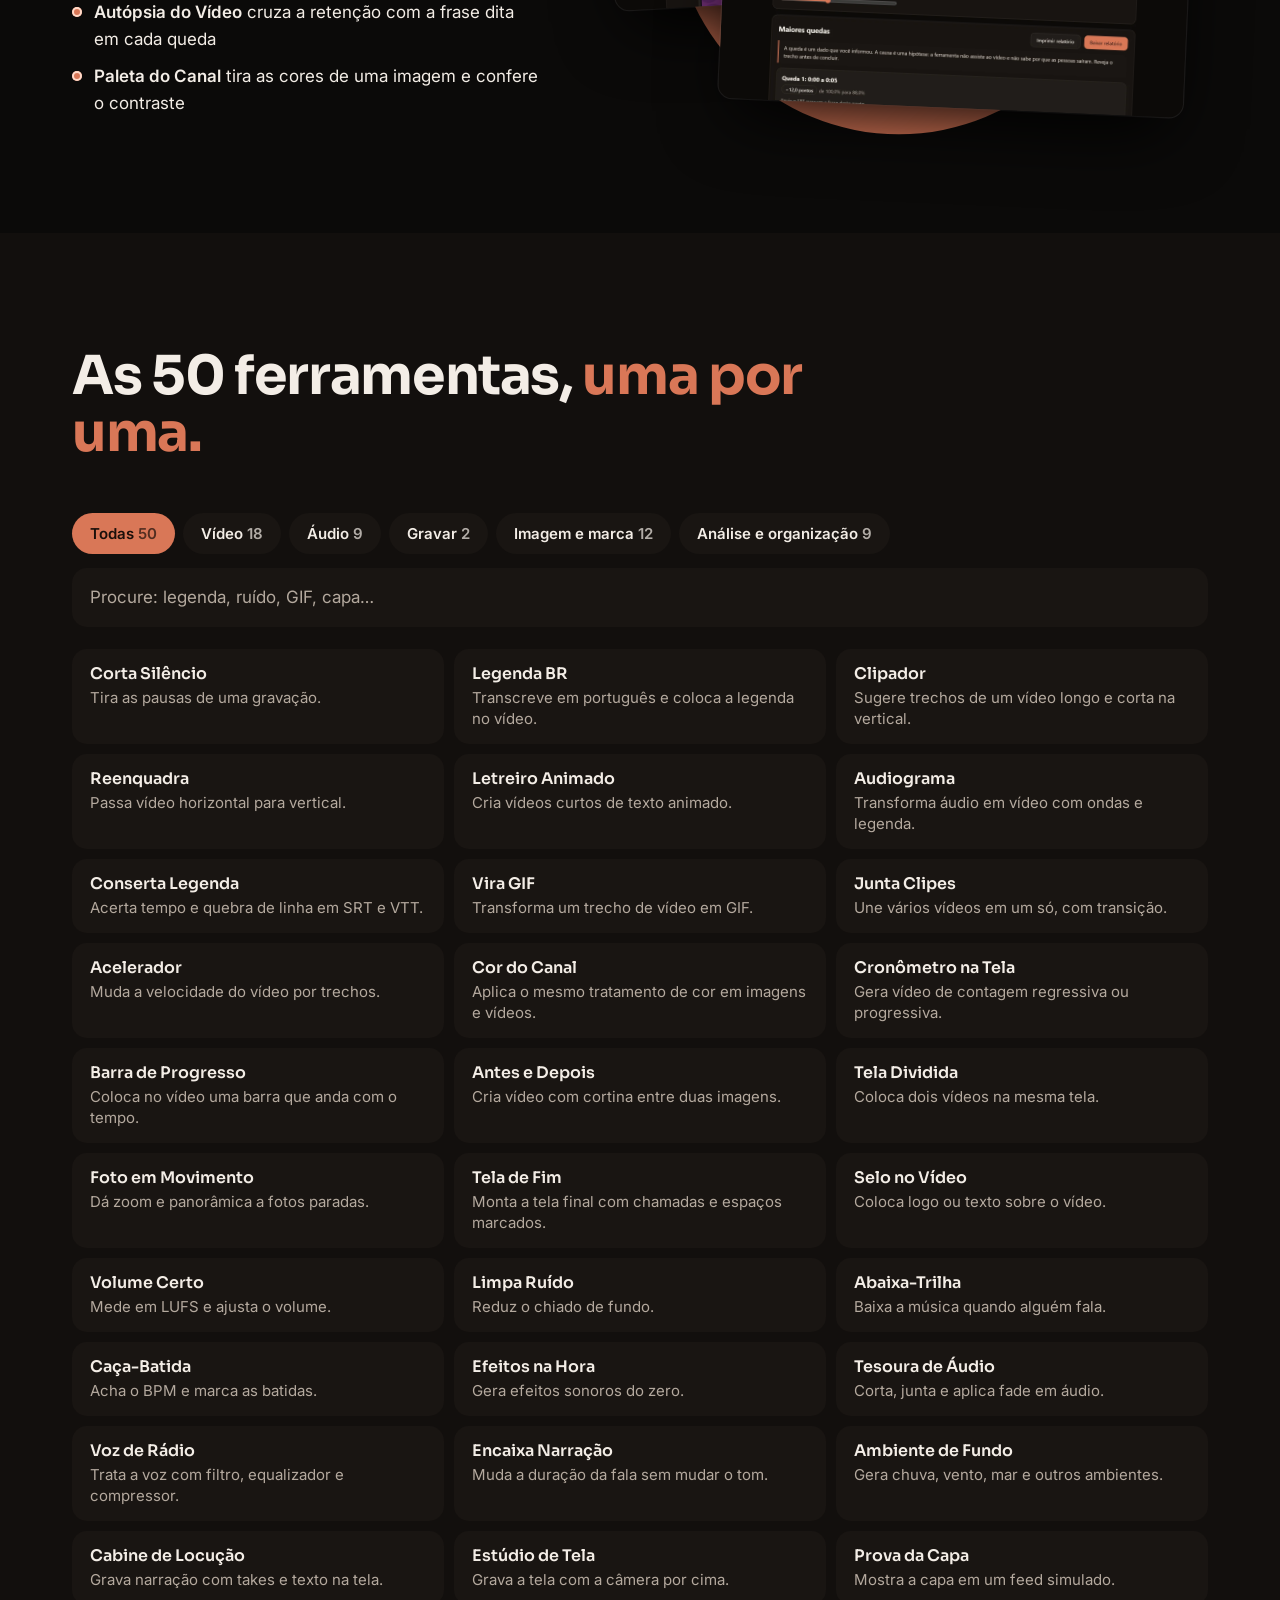
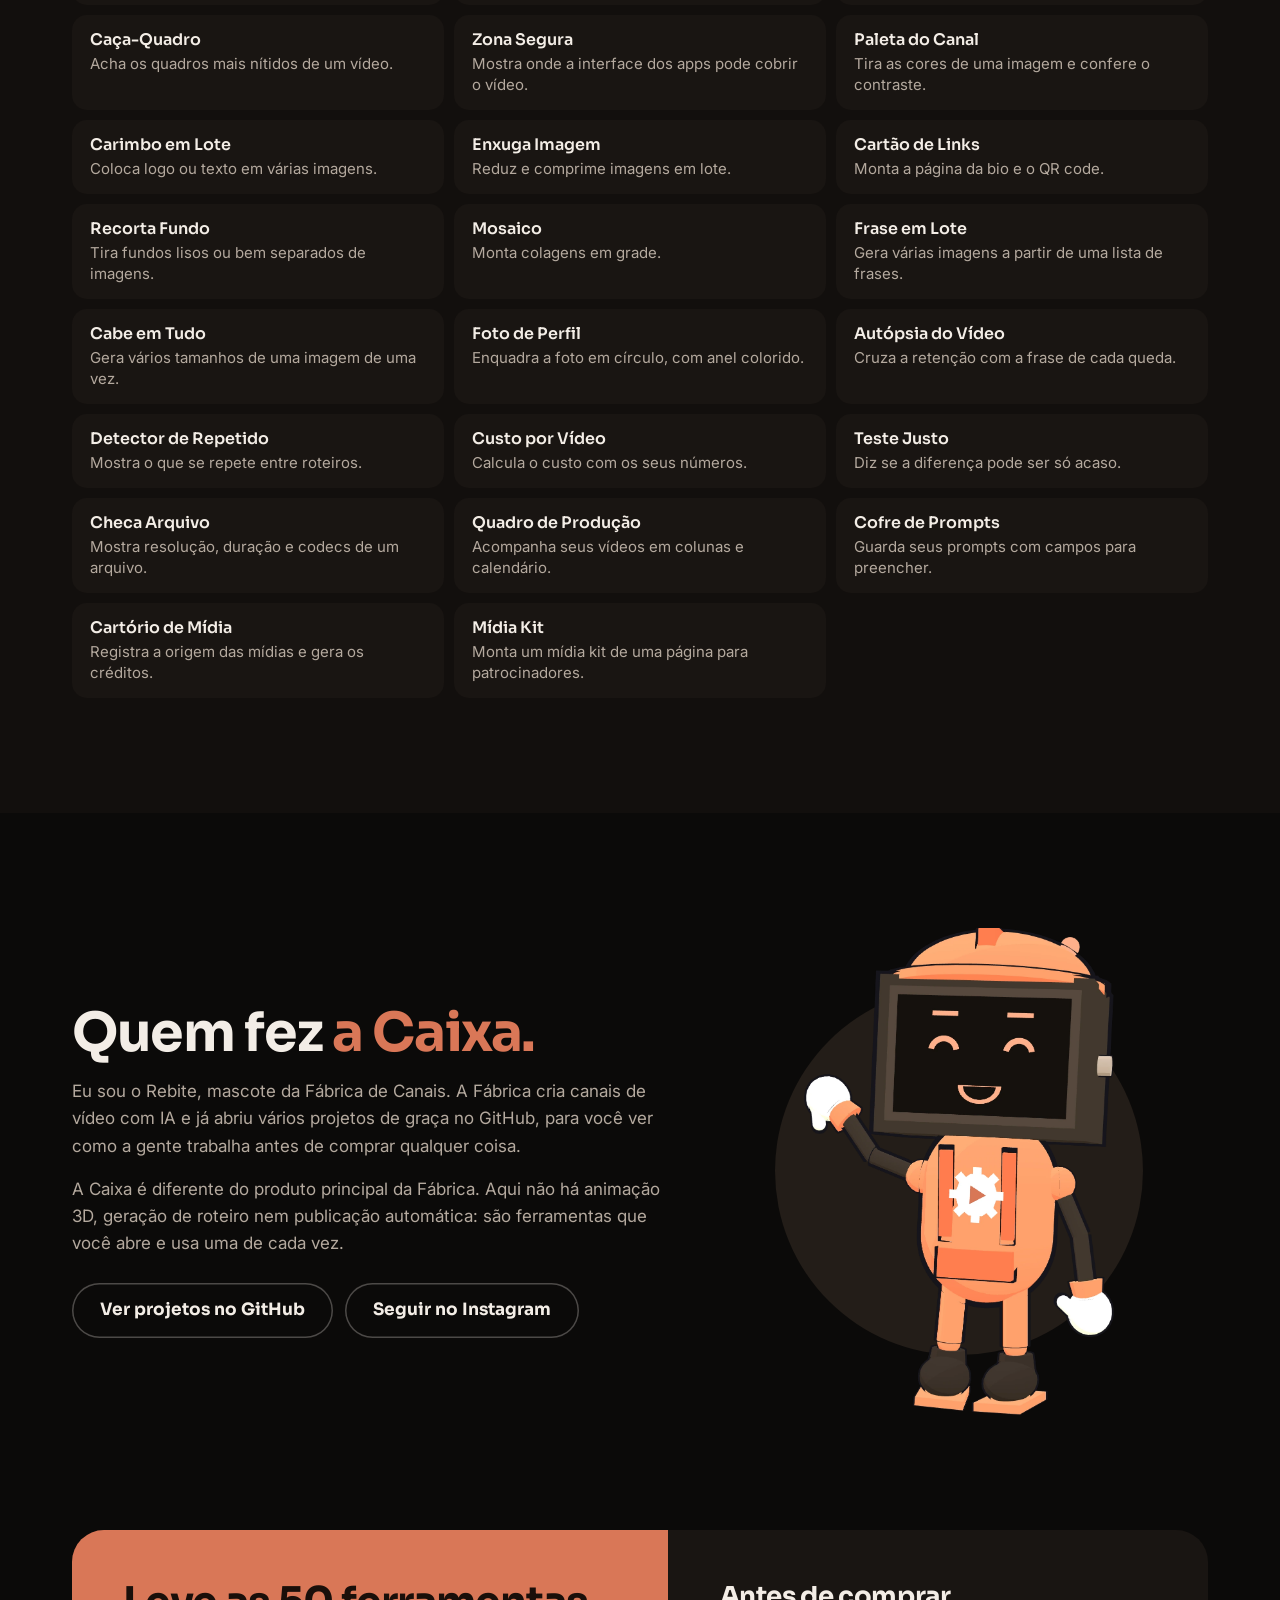
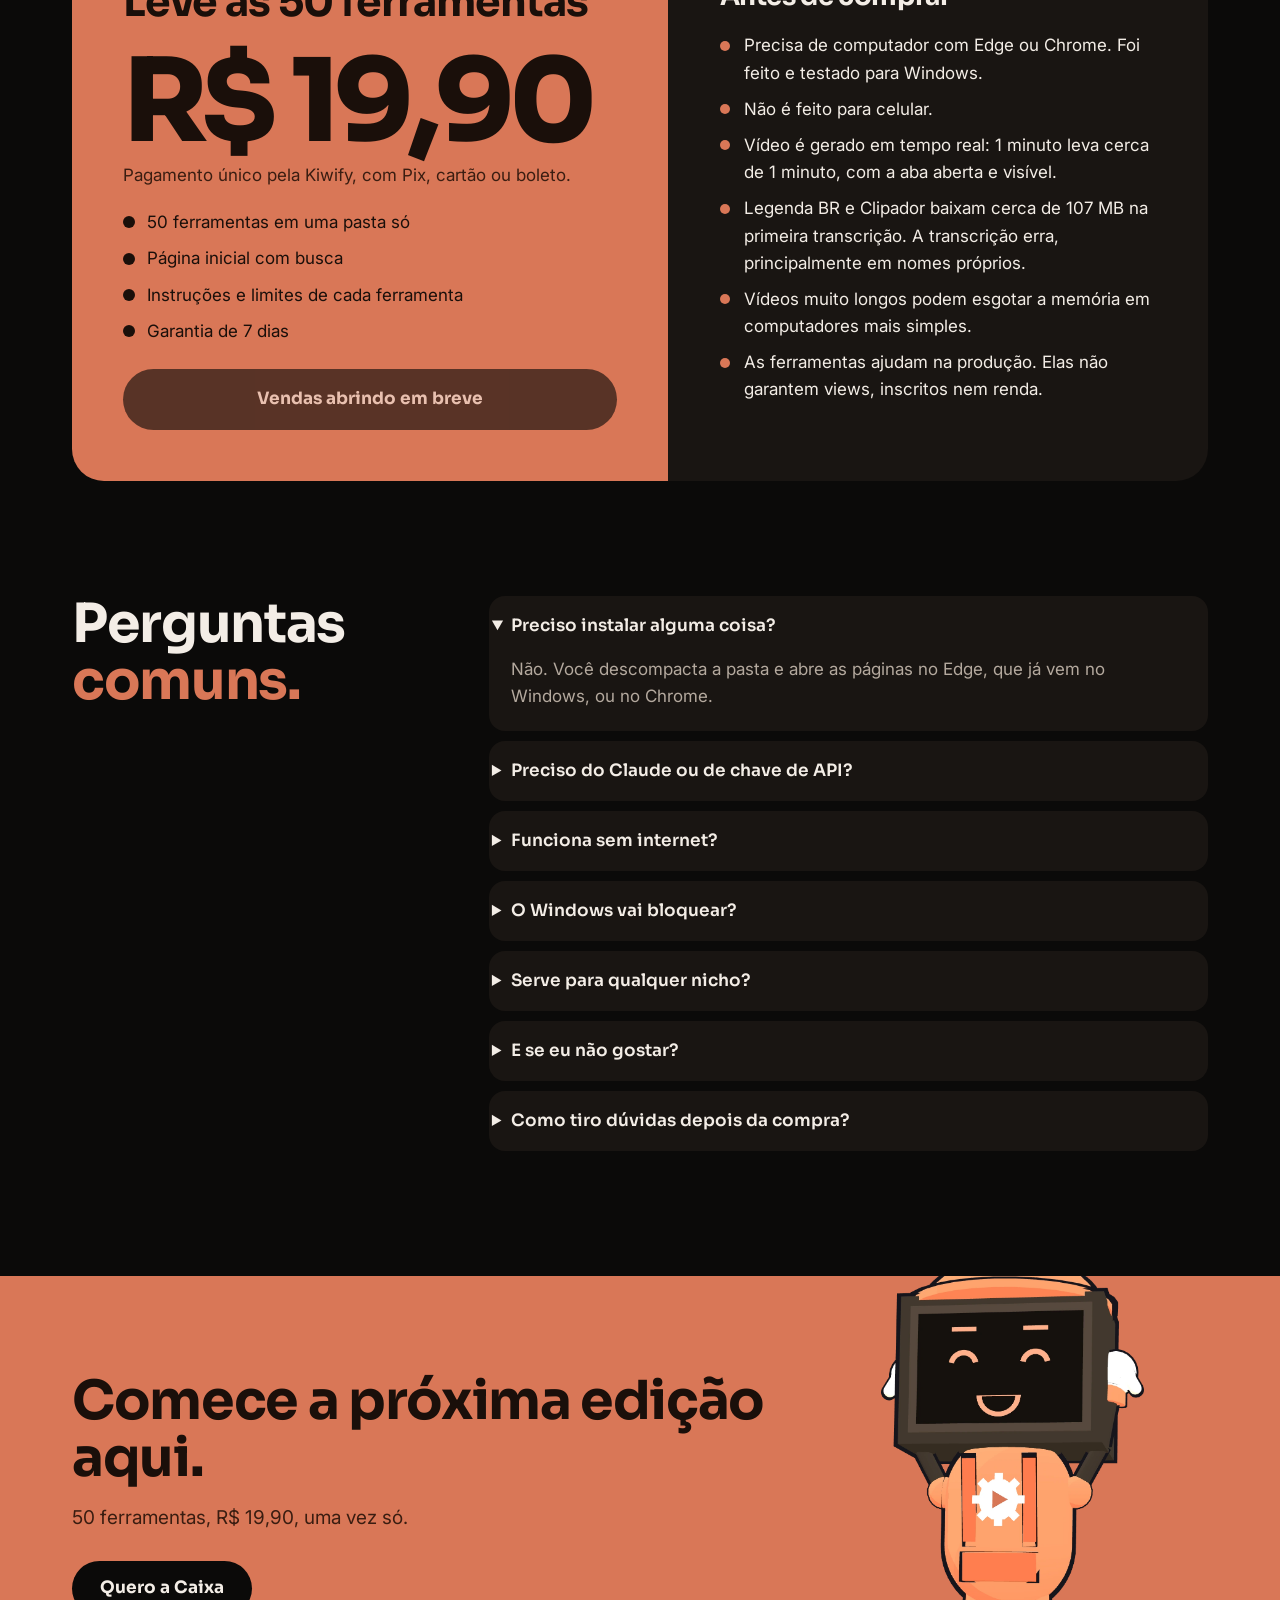
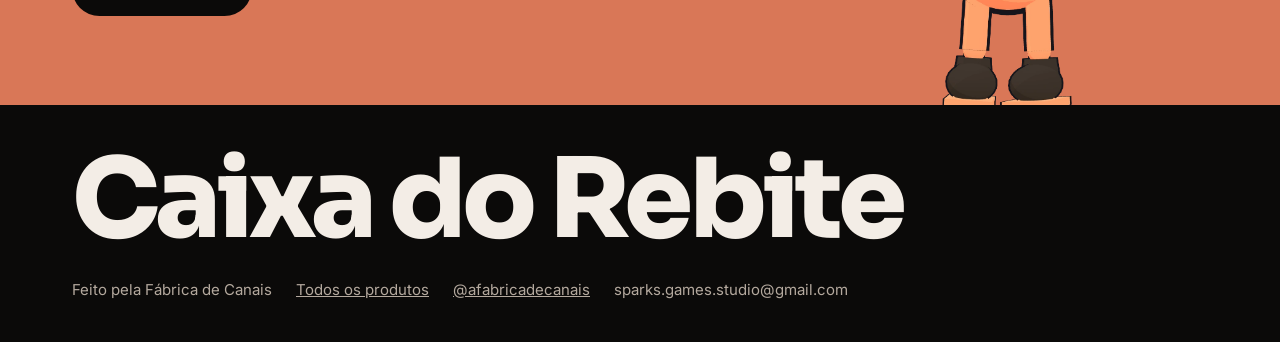
<file: caixa.html>
<!doctype html>
<html lang="pt-BR">
<head>
<meta charset="utf-8">
<meta name="viewport" content="width=device-width,initial-scale=1,viewport-fit=cover">
<title>Caixa de Ferramentas do Rebite: 50 ferramentas para criar vídeo por R$ 19,90</title>
<meta name="description" content="50 ferramentas para cortar silêncio, legendar, limpar áudio, gravar a tela e conferir a capa. Abrem no navegador, sem instalar programa e sem mensalidade. R$ 19,90, uma vez só.">
<meta name="theme-color" content="#0b0a09">
<link rel="canonical" href="https://sparks-gamesstudio.github.io/fabrica-de-canais/caixa.html">
<meta property="og:type" content="product">
<meta property="og:locale" content="pt_BR">
<meta property="og:title" content="Caixa de Ferramentas do Rebite: 50 ferramentas por R$ 19,90">
<meta property="og:description" content="Corte silêncios, coloque legenda, limpe o áudio, grave a tela e confira a capa. Tudo no navegador, sem instalar programa e sem mensalidade.">
<meta property="og:image" content="https://sparks-gamesstudio.github.io/fabrica-de-canais/assets/caixa/og.jpg">
<meta property="og:url" content="https://sparks-gamesstudio.github.io/fabrica-de-canais/caixa.html">
<meta name="twitter:card" content="summary_large_image">
<link rel="icon" href="assets/simbolo.svg" type="image/svg+xml">
<link rel="preconnect" href="https://fonts.googleapis.com">
<link rel="preconnect" href="https://fonts.gstatic.com" crossorigin>
<link href="https://fonts.googleapis.com/css2?family=Sora:wght@500;600;700;800&family=Inter:wght@400;500;600&display=swap" rel="stylesheet">
<style>
:root{--bg:#0b0a09;--bg2:#120f0d;--card:#191512;--card2:#231d18;--txt:#f3ede6;--mut:#b4a99e;--or:#d97757;--or2:#f0a07f;--or3:#ffcfb8;--line:rgba(243,237,230,.11);--glow:rgba(217,119,87,.42);--max:1200px;--r:26px}
*{box-sizing:border-box}
html{scroll-behavior:smooth;-webkit-text-size-adjust:100%}
body{margin:0;background:var(--bg);color:var(--txt);font:17px/1.6 Inter,"Segoe UI",system-ui,sans-serif;-webkit-font-smoothing:antialiased;overflow-x:clip}
img,svg,canvas{display:block;max-width:100%}
a{color:inherit}
h1,h2,h3{font-family:Sora,Inter,sans-serif;margin:0;letter-spacing:-.025em;line-height:1.06;font-weight:700}
h1{font-size:clamp(42px,5vw,74px);font-weight:800;letter-spacing:-.035em;line-height:1}
h2{font-size:clamp(32px,4.2vw,58px)}
h3{font-size:22px;line-height:1.2;letter-spacing:-.015em}
h1 em,h2 em{font-style:normal;color:var(--or)}
p{margin:0}
.wrap{max-width:var(--max);margin:auto;padding-inline:clamp(18px,3.4vw,32px)}
section{position:relative;padding-block:clamp(70px,9vw,128px);scroll-margin-top:70px}
.lead{font-size:clamp(18px,1.5vw,21px);color:var(--mut);line-height:1.5;max-width:58ch}
.btn{display:inline-flex;align-items:center;justify-content:center;gap:10px;background:var(--or);color:#1a0f0a;font:700 17px/1.1 Sora,Inter,sans-serif;padding:18px 28px;border-radius:99px;border:0;text-decoration:none;cursor:pointer;box-shadow:0 14px 44px -12px var(--glow);transition:transform .18s,background .18s}
.btn:hover{background:var(--or2);transform:translateY(-2px)}
.btn:active{transform:translateY(0) scale(.98)}
.btn.sec{background:transparent;color:var(--txt);box-shadow:inset 0 0 0 1.5px rgba(243,237,230,.28)}
.btn.sec:hover{background:rgba(243,237,230,.08)}
.btn[aria-disabled=true]{opacity:.62;cursor:default;transform:none}
:focus-visible{outline:3px solid var(--or3);outline-offset:3px;border-radius:8px}
/* navegação */
.nav{position:sticky;top:0;z-index:40;background:rgba(11,10,9,.86);backdrop-filter:blur(12px)}
.nav .wrap{display:flex;align-items:center;gap:26px;height:70px}
.marca{display:flex;align-items:center;gap:10px;font:700 18px Sora,sans-serif;text-decoration:none;white-space:nowrap}
.nav ul{display:flex;gap:26px;list-style:none;margin:0 0 0 auto;padding:0;font-size:15px}
.nav ul a{text-decoration:none;color:var(--mut)}.nav ul a:hover{color:var(--txt)}
.nav .btn{padding:12px 20px;font-size:14px}
@media(max-width:820px){.nav ul{display:none}.nav .btn{margin-left:auto}}
/* topo */
.heroi{padding-block:clamp(26px,3vw,48px) 0;overflow:clip}
.heroi .wrap{display:grid;grid-template-columns:minmax(0,1.12fr) minmax(0,.88fr);gap:18px;align-items:center;min-height:min(760px,calc(100vh - 70px))}
.heroi .lead{margin:24px 0 30px}
.acoes{display:flex;flex-wrap:wrap;gap:12px;align-items:center}
.preco-topo{display:flex;flex-wrap:wrap;gap:6px 14px;align-items:baseline;margin-bottom:22px}
.preco-topo b{font:800 clamp(38px,3.6vw,50px)/1 Sora,sans-serif;letter-spacing:-.03em}
.preco-topo span{color:var(--mut)}
.nota{color:var(--mut);font-size:15px;margin-top:16px}
.palco{position:relative;height:clamp(500px,48vw,720px)}
.palco .sol{position:absolute;left:50%;top:50%;width:76%;aspect-ratio:1;transform:translate(-50%,-50%);border-radius:50%;background:radial-gradient(circle at 42% 34%,#ef9674,var(--or) 55%,#a44f33)}
.palco .halo{position:absolute;inset:-14%;background:radial-gradient(circle,var(--glow),transparent 62%);pointer-events:none}
.palco svg.orbita{position:absolute;inset:0;width:100%;height:100%;overflow:visible;pointer-events:none}
.orbita ellipse{fill:none;stroke:var(--or2);stroke-width:1.5;opacity:.55}
.palco .rebite{position:absolute;left:47%;bottom:2%;height:84%;width:auto;max-width:none;transform:translateX(-50%);filter:drop-shadow(0 26px 40px rgba(0,0,0,.55))}
.janelinha{position:absolute;right:-9%;top:0;width:62%;border-radius:12px;overflow:hidden;box-shadow:0 26px 60px -12px #000,0 0 0 2px var(--or);transform:rotate(5deg);background:#100e0c}
.resultado{position:absolute;display:flex;gap:12px;align-items:center;background:rgba(25,21,18,.93);border-radius:18px;padding:12px 16px;box-shadow:0 18px 50px -14px #000,inset 0 0 0 1px var(--line);font-size:14px;line-height:1.3;max-width:275px;z-index:3;animation:flutua 7s ease-in-out infinite}
.resultado i{flex:none;width:12px;height:12px;border-radius:50%;background:var(--or);box-shadow:0 0 0 4px rgba(217,119,87,.25),inset 0 0 0 3px #ffd9c8}
.resultado b{display:block;font:700 15px Sora,sans-serif}
.resultado span{color:var(--mut)}
.r1{left:-11%;top:65%}.r2{right:-6%;top:39%;animation-delay:-2.3s}.r3{left:-9%;bottom:-2%;animation-delay:-4.6s}
@keyframes flutua{50%{transform:translateY(-10px)}}
@media(max-width:960px){.heroi .wrap{grid-template-columns:1fr;min-height:0}.palco{height:112vw;max-height:640px;margin-top:6px}.janelinha{right:0;width:44%;top:2%}.r1{left:0;top:auto;bottom:27%}.r2{right:0;top:auto;bottom:7%}.r3{display:none}.resultado{max-width:215px;font-size:13px;padding:10px 13px}.resultado b{font-size:14px}}
/* bolhas de números */
.bolhas{display:grid;grid-template-columns:repeat(4,1fr);gap:0;background:var(--card);border-radius:34px;margin-top:clamp(20px,3vw,40px);padding:clamp(20px,2.6vw,34px) 10px;position:relative;z-index:4}
.bolhas div{padding:6px 18px;text-align:center}
.bolhas b{display:block;font:800 clamp(36px,4.2vw,58px)/1.05 Sora,sans-serif;letter-spacing:-.03em;color:var(--or)}
.bolhas span{font-size:15px;color:var(--txt)}
@media(max-width:700px){.bolhas{grid-template-columns:1fr 1fr;row-gap:20px}}
/* faixa inclinada */
.faixa{padding-block:clamp(44px,5vw,70px);overflow:hidden}
.trilho{display:flex;gap:14px;width:max-content;animation:anda 70s linear infinite}
.trilho+.trilho{margin-top:14px;animation-direction:reverse}
.trilho span{display:block;padding:15px 34px;font:600 18px Sora,sans-serif;background:var(--card);transform:skewX(-14deg);border-radius:8px;white-space:nowrap}
.trilho span b{display:block;font-weight:600;transform:skewX(14deg)}
.trilho span:nth-child(5n+1){background:var(--or);color:#1a0f0a}
@keyframes anda{to{transform:translateX(-50%)}}
/* janela de ferramentas */
.titulo{max-width:800px;margin-bottom:clamp(30px,4vw,52px)}
.titulo .lead{margin-top:18px}
.vitrine{display:grid;grid-template-columns:270px minmax(0,1fr);gap:18px;align-items:start}
.abas{display:grid;gap:6px}
.abas button{all:unset;box-sizing:border-box;display:block;padding:13px 16px;border-radius:15px;cursor:pointer;transition:background .15s}
.abas button b{display:block;font:600 16px Sora,sans-serif}
.abas button span{display:none;font-size:14px;color:var(--mut);line-height:1.35;margin-top:3px}
.abas button:hover{background:var(--card)}
.abas button:focus-visible{outline:3px solid var(--or3)}
.abas button[aria-selected=true]{background:var(--card2);box-shadow:inset 3px 0 0 var(--or)}
.abas button[aria-selected=true] span{display:block}
.navegador{border-radius:20px;background:#100e0c;overflow:hidden;box-shadow:0 44px 110px -40px var(--glow),0 0 0 1px var(--line)}
.navegador .barra{display:flex;align-items:center;gap:7px;padding:12px 16px;background:var(--card)}
.navegador .barra i{width:11px;height:11px;border-radius:50%;background:#4a3f36}
.navegador .barra i:first-child{background:var(--or)}
.navegador .barra span{margin-left:10px;font-size:13px;color:var(--mut)}
.navegador img{width:100%;height:auto;aspect-ratio:16/10;object-fit:cover;object-position:top}
.legenda-tela{margin-top:14px;color:var(--mut);font-size:15px}
@media(max-width:900px){.vitrine{grid-template-columns:1fr}.abas{display:flex;overflow-x:auto;gap:8px;padding-bottom:6px;scrollbar-width:none}.abas button{flex:none;background:var(--card);border-radius:99px;padding:11px 16px}.abas button b{font-size:14px;white-space:nowrap}.abas button[aria-selected=true]{background:var(--or);color:#1a0f0a;box-shadow:none}.abas button[aria-selected=true] span{display:none}}
/* teste ao vivo */
.ao-vivo{background:var(--bg2)}
.ao-vivo .wrap{display:grid;grid-template-columns:minmax(0,.8fr) minmax(0,1.2fr);gap:clamp(26px,5vw,70px);align-items:center}
.bancada{background:var(--card);border-radius:var(--r);padding:clamp(18px,2.4vw,30px)}
.bancada canvas{width:100%;height:150px;border-radius:12px;background:#0d0b0a}
.placar{display:flex;align-items:flex-end;justify-content:space-between;gap:10px;margin:0 0 16px;flex-wrap:wrap}
.placar b{font:800 clamp(46px,5vw,68px)/1 Sora,sans-serif;letter-spacing:-.03em;color:var(--or);font-variant-numeric:tabular-nums}
.placar span{color:var(--mut)}
.bancada label{display:block;margin-top:18px;font-size:15px}
.bancada label b{font-weight:600}
.bancada input[type=range]{width:100%;margin-top:9px;accent-color:var(--or);height:26px}
.pequeno{font-size:14px;color:var(--mut);margin-top:14px}
@media(max-width:900px){.ao-vivo .wrap{grid-template-columns:1fr}}
/* três cartões */
.tres{display:grid;grid-template-columns:1fr 1.14fr 1fr;align-items:stretch}
.tres>div{padding:clamp(26px,3vw,42px);background:var(--card);display:flex;flex-direction:column;gap:14px;justify-content:flex-end;min-height:310px}
.tres>div:first-child{border-radius:var(--r) 0 0 var(--r);margin-block:24px}
.tres>div:last-child{border-radius:0 var(--r) var(--r) 0;margin-block:24px}
.tres .meio{background:var(--or);color:#1a0f0a;border-radius:var(--r);box-shadow:0 34px 90px -28px var(--glow);position:relative;z-index:1}
.tres .meio p{color:#3a1d11}
.tres p{color:var(--mut)}
.tres h3{font-size:clamp(23px,2.2vw,30px)}
@media(max-width:800px){.tres{grid-template-columns:1fr;gap:12px}.tres>div,.tres>div:first-child,.tres>div:last-child{border-radius:var(--r);margin:0;min-height:0}}
/* passos */
.passos{list-style:none;margin:0;padding:0;display:grid;gap:40px;position:relative}
.passos li{position:relative;display:grid;grid-template-columns:minmax(0,1fr) 88px;gap:18px;align-items:center;width:min(690px,100%);background:var(--card);border-radius:20px;padding:24px 26px}
.passos li:nth-child(2){margin-left:auto}
.passos li:nth-child(3){margin-left:7%}
.passos p{color:var(--mut);margin-top:7px}
.passos .sim{width:88px;height:88px;border-radius:18px;background:var(--card2);display:grid;place-items:center;color:var(--or)}
.liga{position:absolute;inset:0;width:100%;height:100%;pointer-events:none;overflow:visible}
.liga path{fill:none;stroke:var(--or);stroke-width:2}
.passos-caixa{position:relative}
@media(max-width:800px){.liga{display:none}.passos{gap:14px}.passos li,.passos li:nth-child(2),.passos li:nth-child(3){margin:0;grid-template-columns:minmax(0,1fr) 62px;padding:20px}.passos .sim{width:62px;height:62px}.passos .sim svg{width:30px}}
/* mapa da caixa */
.mapa{position:relative;display:grid;grid-template-columns:repeat(12,1fr);grid-auto-rows:minmax(104px,auto);gap:10px;background:radial-gradient(ellipse at center,rgba(217,119,87,.28),transparent 62%)}
.mapa a{display:flex;flex-direction:column;justify-content:flex-end;padding:16px 18px;border-radius:12px;background:rgba(25,21,18,.86);box-shadow:inset 0 0 0 1px var(--line);text-decoration:none;transition:box-shadow .15s,background .15s;min-width:0}
.mapa a:hover{box-shadow:inset 0 0 0 2px var(--or);background:var(--card2)}
.mapa b{font:800 clamp(30px,3.2vw,44px)/1 Sora,sans-serif;color:var(--or);letter-spacing:-.03em}
.mapa span{font:600 16px/1.25 Sora,sans-serif;margin-top:6px}
.mapa small{font-size:14px;line-height:1.35;color:var(--mut);margin-top:5px}
.mapa .figura{grid-column:5/9;grid-row:1/4;display:flex;align-items:flex-end;justify-content:center;min-height:420px}
.mapa .figura img{height:430px;width:auto;max-width:none;filter:drop-shadow(0 20px 34px rgba(0,0,0,.6))}
.m1{grid-column:1/5;grid-row:1/3}.m2{grid-column:9/13;grid-row:1/2}.m3{grid-column:1/5;grid-row:3/4}.m4{grid-column:9/13;grid-row:2/3}.m5{grid-column:9/13;grid-row:3/4}
@media(max-width:800px){.mapa{grid-template-columns:1fr 1fr;grid-auto-rows:auto}.mapa .figura{grid-column:1/3;grid-row:auto;min-height:0;order:-1}.mapa .figura img{height:300px}.mapa a{grid-column:auto;grid-row:auto;min-height:104px}.m1{grid-column:1/3}}
/* linhas alternadas */
.linhas{display:grid;gap:clamp(70px,9vw,130px)}
.area{display:grid;grid-template-columns:minmax(0,.86fr) minmax(0,1.14fr);gap:clamp(26px,4vw,64px);align-items:center}
.area:nth-child(even)>.texto{order:2}
.area h3{font-size:clamp(28px,3vw,42px);letter-spacing:-.025em;line-height:1.08}
.area p{color:var(--mut);margin-top:14px;max-width:48ch}
.area ul{list-style:none;padding:0;margin:20px 0 0;display:grid;gap:10px}
.area li{padding-left:22px;position:relative}
.area li::before{content:"";position:absolute;left:0;top:.5em;width:10px;height:10px;border-radius:50%;background:var(--or);box-shadow:inset 0 0 0 2px #ffd9c8}
.area li b{font-weight:600}
.pilha{position:relative;aspect-ratio:16/11;margin-inline:3%}
.pilha img{position:absolute;width:80%;border-radius:14px;box-shadow:0 28px 70px -16px #000,0 0 0 1px var(--line);background:#100e0c}
.pilha img:nth-child(1){left:0;top:0;transform:rotate(-3deg)}
.pilha img:nth-child(2){right:0;bottom:0;transform:rotate(2.5deg)}
.pilha::before{content:"";position:absolute;left:50%;top:50%;width:78%;aspect-ratio:1;transform:translate(-50%,-50%);border-radius:50%;background:var(--or)}
@media(max-width:800px){.area{grid-template-columns:1fr}.area:nth-child(even)>.texto{order:0}}
/* catálogo */
.catalogo{background:var(--bg2)}
.filtros{display:flex;flex-wrap:wrap;gap:8px;margin-bottom:14px}
.filtros button{font:600 15px Inter,sans-serif;color:var(--txt);background:var(--card);border:0;border-radius:99px;padding:11px 18px;cursor:pointer}
.filtros button:hover{background:var(--card2)}
.filtros button[aria-pressed=true]{background:var(--or);color:#1a0f0a}
.busca{width:100%;background:var(--card);color:var(--txt);border:0;border-radius:15px;padding:16px 18px;font:inherit;margin-bottom:22px}
.busca::placeholder{color:var(--mut)}
.lista{display:grid;grid-template-columns:repeat(3,minmax(0,1fr));gap:10px}
.lista div{background:var(--card);border-radius:15px;padding:15px 18px}
.lista b{display:block;font:600 16px/1.25 Sora,sans-serif;margin-bottom:3px}
.lista span{font-size:15px;color:var(--mut);line-height:1.4;display:block}
@media(max-width:900px){.lista{grid-template-columns:1fr 1fr}}
@media(max-width:600px){.lista{grid-template-columns:1fr}.lista.fechada div:nth-child(n+11){display:none}}
#verTudo{display:none;margin:18px auto 0}
@media(max-width:600px){.lista.fechada~#verTudo{display:flex}}
#nada{color:var(--mut);padding:10px 0}
/* quem fez */
.quem .wrap{display:grid;grid-template-columns:minmax(0,1.1fr) minmax(0,.9fr);gap:30px;align-items:center}
.quem p{color:var(--mut);margin-top:16px;max-width:54ch}
.quem .figura{position:relative;display:flex;justify-content:center}
.quem .figura::before{content:"";position:absolute;width:74%;aspect-ratio:1;border-radius:50%;background:var(--card2);top:12%}
.quem img{position:relative;height:clamp(350px,38vw,510px);width:auto;max-width:none}
.quem .acoes{margin-top:26px}
@media(max-width:800px){.quem .wrap{grid-template-columns:1fr}}
/* preço */
.compra{display:grid;grid-template-columns:minmax(0,1.05fr) minmax(0,.95fr);border-radius:32px;background:var(--card);overflow:hidden}
.compra .cheio{background:var(--or);color:#1a0f0a;padding:clamp(28px,4vw,54px)}
.compra .cheio h2{font-size:clamp(30px,3.2vw,44px)}
.valor{font:800 clamp(66px,9vw,118px)/.95 Sora,sans-serif;letter-spacing:-.05em;margin:22px 0 6px}
.compra .cheio p{color:#3a1d11}
.compra .cheio .btn{background:#0b0a09;color:var(--txt);width:100%;margin-top:24px;box-shadow:none;padding:21px}
.compra .cheio .btn:hover{background:#2a211b}
.compra ul{list-style:none;padding:0;margin:20px 0 0;display:grid;gap:9px}
.compra .cheio li{padding-left:24px;position:relative}
.compra .cheio li::before{content:"";position:absolute;left:0;top:.42em;width:12px;height:12px;border-radius:50%;background:#1a0f0a}
.compra .frio{padding:clamp(28px,4vw,54px)}
.compra .frio li{color:var(--txt);padding-left:24px;position:relative}
.compra .frio li::before{content:"";position:absolute;left:0;top:.5em;width:10px;height:10px;border-radius:50%;background:var(--or)}
.compra h3{font-size:26px}
@media(max-width:860px){.compra{grid-template-columns:1fr}}
/* perguntas */
.perguntas .wrap{display:grid;grid-template-columns:minmax(0,.7fr) minmax(0,1.3fr);gap:30px}
details{background:var(--card);border-radius:16px;margin-bottom:10px;padding:0 22px}
summary{cursor:pointer;font:600 17px/1.3 Sora,sans-serif;padding:19px 0;list-style-position:outside}
details p{padding:0 0 20px;color:var(--mut)}
@media(max-width:800px){.perguntas .wrap{grid-template-columns:1fr}}
/* fim */
.fim{background:var(--or);color:#1a0f0a;padding-block:0;overflow:hidden}
.fim .wrap{display:grid;grid-template-columns:minmax(0,1.3fr) minmax(0,.7fr);align-items:end;gap:20px}
.fim .texto{padding-block:clamp(50px,7vw,90px)}
.fim h2 em{color:inherit}
.fim p{margin-top:16px;font-size:19px;color:#3a1d11;max-width:42ch}
.fim .btn{background:#0b0a09;color:var(--txt);margin-top:28px;box-shadow:none}
.fim .btn:hover{background:#2a211b}
.fim img{height:clamp(300px,34vw,460px);width:auto;max-width:none;margin-inline:auto;margin-bottom:-6px}
@media(max-width:700px){.fim .wrap{grid-template-columns:1fr}.fim .texto{padding-bottom:10px}.fim img{height:300px}}
footer{padding:40px 0 calc(90px + env(safe-area-inset-bottom));font-size:15px;color:var(--mut)}
footer .nome{font:800 clamp(30px,8.6vw,118px)/1 Sora,sans-serif;letter-spacing:-.045em;color:var(--txt);margin-bottom:22px;white-space:nowrap}
footer .linhas-f{display:flex;flex-wrap:wrap;gap:8px 24px}
@media(min-width:801px){footer{padding-bottom:40px}}
.barra-compra{position:fixed;left:10px;right:10px;bottom:calc(10px + env(safe-area-inset-bottom));z-index:30;display:none;align-items:center;justify-content:space-between;gap:10px;background:#1f1a16;border-radius:99px;padding:8px 8px 8px 20px;box-shadow:0 16px 50px #000a,inset 0 0 0 1px var(--line);transform:translateY(160%);transition:transform .25s}
.barra-compra.ver{transform:none}
.barra-compra b{font:700 16px Sora,sans-serif}
.barra-compra .btn{padding:12px 20px;font-size:14px}
@media(max-width:800px){.barra-compra{display:flex}}
/* entrada */
.js .surge{opacity:0;transform:translateY(24px);transition:opacity .6s ease,transform .6s cubic-bezier(.2,.7,.2,1);transition-delay:var(--d,0s)}
.js .surge.vista{opacity:1;transform:none}
@media(prefers-reduced-motion:reduce){*{animation:none!important;transition:none!important;scroll-behavior:auto!important}.js .surge{opacity:1;transform:none}}
</style>
</head>
<body>
<script>document.documentElement.classList.add('js')</script>
<svg width="0" height="0" style="position:absolute" aria-hidden="true"><defs>
<symbol id="i-baixa" viewBox="0 0 24 24"><path d="M12 3v12m0 0-5-5m5 5 5-5M4 21h16" fill="none" stroke="currentColor" stroke-width="2.2" stroke-linecap="round" stroke-linejoin="round"/></symbol>
<symbol id="i-caixa" viewBox="0 0 24 24"><path d="M3 8l9-5 9 5v8l-9 5-9-5V8zm0 0 9 5 9-5m-9 5v8" fill="none" stroke="currentColor" stroke-width="2" stroke-linejoin="round"/></symbol>
<symbol id="i-clique" viewBox="0 0 24 24"><path d="M9 3l10 10-5 1 3 6-2.6 1.2-2.9-6.1L8 18z" fill="none" stroke="currentColor" stroke-width="2" stroke-linejoin="round"/></symbol>
</defs></svg>

<nav class="nav" aria-label="Principal"><div class="wrap">
  <a class="marca" href="#topo"><img src="assets/simbolo.svg" alt="" width="30" height="30">Caixa do Rebite</a>
  <ul>
    <li><a href="#por-dentro">Por dentro</a></li>
    <li><a href="#teste">Teste agora</a></li>
    <li><a href="#ferramentas">As 50 ferramentas</a></li>
    <li><a href="#comprar">Preço</a></li>
    <li><a href="#perguntas">Perguntas</a></li>
  </ul>
  <a class="btn comprar" href="#comprar">Quero a Caixa</a>
</div></nav>

<main id="topo">
<section class="heroi"><div class="wrap">
  <div>
    <h1>50 ferramentas para criar vídeo, <em style="white-space:nowrap">por R$ 19,90.</em></h1>
    <p class="lead">Corte silêncios, coloque legenda, limpe o áudio, grave a tela e confira a capa. Tudo abre no navegador, sem instalar programa e sem mensalidade.</p>
    <div class="preco-topo"><b>R$ 19,90</b><span>uma vez só, com garantia de 7 dias</span></div>
    <div class="acoes"><a class="btn comprar" href="#comprar">Quero a Caixa</a><a class="btn sec" href="#teste">Testar agora</a></div>
  </div>
  <div class="palco" aria-hidden="true">
    <div class="halo"></div><div class="sol"></div>
    <svg class="orbita" viewBox="0 0 600 700" preserveAspectRatio="xMidYMid meet"><ellipse cx="300" cy="360" rx="330" ry="130" transform="rotate(-19 300 360)"/><ellipse cx="300" cy="360" rx="300" ry="210" transform="rotate(24 300 360)"/></svg>
    <img class="janelinha" src="assets/caixa/tela-prova-da-capa.webp" alt="" loading="eager">
    <img class="rebite" src="assets/caixa/rebite-caixa.webp" alt="" fetchpriority="high">
    <div class="resultado r1"><i></i><div><b>Corta Silêncio</b><span>1:09 de narração virou 0:53</span></div></div>
    <div class="resultado r2"><i></i><div><b>Efeitos na Hora</b><span>12 efeitos prontos em WAV</span></div></div>
    <div class="resultado r3"><i></i><div><b>Legenda BR</b><span>8 trechos prontos para o vídeo</span></div></div>
  </div>
</div>
<div class="wrap" style="display:block;min-height:0"><div class="bolhas">
  <div><b>50</b><span>ferramentas</span></div>
  <div><b>R$ 0</b><span>de mensalidade</span></div>
  <div><b>0</b><span>programas para instalar</span></div>
  <div><b>2</b><span>cliques para abrir</span></div>
</div></div></section>

<div class="faixa" aria-hidden="true"><div class="trilho" id="t1"></div><div class="trilho" id="t2"></div></div>

<section id="por-dentro" style="padding-top:clamp(20px,3vw,50px)"><div class="wrap">
  <div class="titulo surge"><h2>Veja <em>como é por dentro.</em></h2><p class="lead">Estas são as ferramentas de verdade, abertas no navegador e usando um vídeo dos nossos canais.</p></div>
  <div class="vitrine surge">
    <div class="abas" role="tablist" aria-label="Escolha uma ferramenta" id="abas"></div>
    <div>
      <div class="navegador" role="tabpanel" id="painel">
        <div class="barra"><i></i><i></i><i></i><span id="nomeTela"></span></div>
        <img id="tela" src="assets/caixa/tela-corta-silencio.webp" alt="" width="1920" height="1200">
      </div>
    </div>
  </div>
</div></section>

<section id="teste" class="ao-vivo"><div class="wrap">
  <div class="surge"><h2>Teste uma <em>agora mesmo.</em></h2><p class="lead" style="margin-top:18px">Esta é a conta do Corta Silêncio, rodando aqui na página com a narração de um vídeo nosso. Mexa nos controles e veja os cortes mudarem.</p></div>
  <div class="bancada surge" style="--d:.08s">
    <div class="placar"><div><b id="dDepois">0:53</b></div><span id="dAntes"></span></div>
    <canvas id="onda" role="img" aria-label="Forma de onda da narração, com os trechos cortados em laranja"></canvas>
    <label for="dLim">O que conta como silêncio: <b id="vLim"></b></label>
    <input id="dLim" type="range" min="-60" max="-20" step="1" value="-40">
    <label for="dMin">Cortar pausas maiores que: <b id="vMin"></b></label>
    <input id="dMin" type="range" min="0.2" max="2" step="0.1" value="0.6">
    <p class="pequeno">Em laranja, o que sai. Na ferramenta completa, você baixa o áudio ou gera o vídeo cortado.</p>
  </div>
</div></section>

<section><div class="wrap">
  <div class="titulo surge"><h2>Três motivos para <em>caber no seu dia.</em></h2></div>
  <div class="tres surge">
    <div><h3>Abre no navegador</h3><p>Descompacte, dê dois cliques e use no Edge ou no Chrome. Nenhum programa é instalado.</p></div>
    <div class="meio"><h3>Paga uma vez</h3><p>São R$ 19,90 no total. Sem assinatura, sem créditos e sem limite de uso nas ferramentas.</p></div>
    <div><h3>Fica no seu computador</h3><p>Seus vídeos e áudios não são enviados para servidor nenhum. O trabalho acontece na sua máquina.</p></div>
  </div>
</div></section>

<section style="padding-top:0"><div class="wrap">
  <div class="titulo surge"><h2>Do pagamento ao uso <em>em poucos minutos.</em></h2></div>
  <div class="passos-caixa surge">
    <svg class="liga" viewBox="0 0 1000 400" preserveAspectRatio="none" aria-hidden="true"><path d="M580 60H940V150M940 150l-8-10m8 10 8-10" vector-effect="non-scaling-stroke"/><path d="M420 200H30V320H70m0 0-10-8m10 8-10 8" vector-effect="non-scaling-stroke"/></svg>
    <ol class="passos">
      <li><div><h3>Baixe o arquivo</h3><p>Depois da compra, a Kiwify libera o zip da Caixa para download.</p></div><div class="sim"><svg width="40" height="40"><use href="#i-baixa"/></svg></div></li>
      <li><div><h3>Descompacte a pasta</h3><p>Coloque a pasta onde preferir. O zip tem menos de 1 MB, e cada ferramenta tem a sua pasta.</p></div><div class="sim"><svg width="40" height="40"><use href="#i-caixa"/></svg></div></li>
      <li><div><h3>Abra o COMECE-AQUI</h3><p>Dois cliques e aparecem todas as ferramentas. Escolha uma e comece.</p></div><div class="sim"><svg width="40" height="40"><use href="#i-clique"/></svg></div></li>
    </ol>
  </div>
</div></section>

<section style="padding-top:0"><div class="wrap">
  <div class="titulo surge"><h2>O que tem <em>na Caixa.</em></h2></div>
  <div class="mapa surge">
    <a class="m1 ir" data-filtro="Vídeo" href="#ferramentas"><b>18</b><span>para editar vídeo</span><small>Corta Silêncio, Legenda BR, Clipador, Reenquadra, Junta Clipes, Vira GIF, Tela Dividida e mais</small></a>
    <a class="m2 ir" data-filtro="Áudio" href="#ferramentas"><b>9</b><span>para áudio</span><small>Volume Certo, Limpa Ruído, Encaixa Narração e mais</small></a>
    <a class="m3 ir" data-filtro="Gravar" href="#ferramentas"><b>2</b><span>para gravar</span><small>Cabine de Locução e Estúdio de Tela</small></a>
    <a class="m4 ir" data-filtro="Imagem" href="#ferramentas"><b>12</b><span>para capa, imagem e marca</span><small>Prova da Capa, Zona Segura, Recorta Fundo e mais</small></a>
    <a class="m5 ir" data-filtro="Organizar" href="#ferramentas"><b>9</b><span>para analisar e organizar</span><small>Autópsia do Vídeo, Quadro de Produção, Mídia Kit e mais</small></a>
    <div class="figura"><img src="assets/caixa/rebite-joinha.webp" alt="O Rebite, mascote da Fábrica de Canais, apontando para cima" loading="lazy"></div>
  </div>
</div></section>

<section style="padding-top:0"><div class="wrap linhas">
  <div class="area">
    <div class="texto surge"><h3>Da gravação bruta <em style="font-style:normal;color:var(--or)">ao vídeo pronto.</em></h3><p>O básico da edição, sem abrir um editor pesado.</p>
      <ul><li><b>Corta Silêncio</b> tira as pausas sozinho</li><li><b>Legenda BR</b> transcreve em português, deixa corrigir e coloca no vídeo</li><li><b>Clipador</b> sugere trechos de um vídeo longo</li><li><b>Reenquadra</b> passa do horizontal para o vertical</li></ul></div>
    <div class="pilha surge" style="--d:.08s"><img src="assets/caixa/tela-corta-silencio.webp" alt="Corta Silêncio com os trechos marcados na forma de onda" loading="lazy"><img src="assets/caixa/tela-legenda-br.webp" alt="Legenda BR com a prévia da legenda sobre o vídeo" loading="lazy"></div>
  </div>
  <div class="area">
    <div class="texto surge"><h3>Deixe o som <em style="font-style:normal;color:var(--or)">agradável de ouvir.</em></h3><p>Áudio ruim faz a pessoa sair do vídeo mesmo quando a imagem está boa.</p>
      <ul><li><b>Volume Certo</b> mede em LUFS e ajusta para o alvo que você escolher</li><li><b>Limpa Ruído</b> reduz o chiado de fundo</li><li><b>Abaixa-Trilha</b> baixa a música quando alguém fala</li><li><b>Efeitos na Hora</b> cria efeitos sonoros do zero</li></ul></div>
    <div class="pilha surge" style="--d:.08s"><img src="assets/caixa/tela-efeitos-na-hora.webp" alt="Efeitos na Hora com os efeitos e seus controles" loading="lazy"><img src="assets/caixa/tela-audiograma.webp" alt="Audiograma com onda, título e legenda" loading="lazy"></div>
  </div>
  <div class="area">
    <div class="texto surge"><h3>Confira antes <em style="font-style:normal;color:var(--or)">de publicar.</em></h3><p>Veja o que a tela do celular vai esconder e como a capa fica no meio das outras.</p>
      <ul><li><b>Prova da Capa</b> mostra a sua capa em um feed simulado</li><li><b>Zona Segura</b> marca onde a interface dos apps pode cobrir o vídeo</li><li><b>Autópsia do Vídeo</b> cruza a retenção com a frase dita em cada queda</li><li><b>Paleta do Canal</b> tira as cores de uma imagem e confere o contraste</li></ul></div>
    <div class="pilha surge" style="--d:.08s"><img src="assets/caixa/tela-prova-da-capa.webp" alt="Prova da Capa com capas em um feed simulado" loading="lazy"><img src="assets/caixa/tela-autopsia-do-video.webp" alt="Autópsia do Vídeo com o gráfico de retenção e as quedas" loading="lazy"></div>
  </div>
</div></section>

<section id="ferramentas" class="catalogo"><div class="wrap">
  <div class="titulo surge"><h2>As 50 ferramentas, <em>uma por uma.</em></h2></div>
  <div class="filtros" id="filtros" role="group" aria-label="Filtrar por área"></div>
  <input class="busca" id="busca" type="search" placeholder="Procure: legenda, ruído, GIF, capa…" aria-label="Procurar ferramenta">
  <div class="lista fechada" id="lista"></div>
  <p id="nada" hidden>Nenhuma ferramenta com esse nome.</p>
  <button class="btn sec" id="verTudo" type="button">Ver todas as 50</button>
</div></section>

<section class="quem"><div class="wrap">
  <div class="surge"><h2>Quem fez <em>a Caixa.</em></h2>
    <p>Eu sou o Rebite, mascote da Fábrica de Canais. A Fábrica cria canais de vídeo com IA e já abriu vários projetos de graça no GitHub, para você ver como a gente trabalha antes de comprar qualquer coisa.</p>
    <p>A Caixa é diferente do produto principal da Fábrica. Aqui não há animação 3D, geração de roteiro nem publicação automática: são ferramentas que você abre e usa uma de cada vez.</p>
    <div class="acoes"><a class="btn sec" href="https://github.com/sparks-gamesstudio" target="_blank" rel="noopener">Ver projetos no GitHub</a><a class="btn sec" href="https://instagram.com/afabricadecanais" target="_blank" rel="noopener">Seguir no Instagram</a></div>
  </div>
  <div class="figura surge" style="--d:.08s"><img src="assets/caixa/rebite-acenar.webp" alt="O Rebite acenando" loading="lazy"></div>
</div></section>

<section id="comprar" style="padding-top:0"><div class="wrap">
  <div class="compra surge">
    <div class="cheio">
      <h2>Leve as 50 ferramentas</h2>
      <div class="valor">R$ 19,90</div>
      <p>Pagamento único pela Kiwify, com Pix, cartão ou boleto.</p>
      <ul><li>50 ferramentas em uma pasta só</li><li>Página inicial com busca</li><li>Instruções e limites de cada ferramenta</li><li>Garantia de 7 dias</li></ul>
      <a class="btn comprar-final" href="#comprar" aria-disabled="true">Vendas abrindo em breve</a>
    </div>
    <div class="frio">
      <h3>Antes de comprar</h3>
      <ul>
        <li>Precisa de computador com Edge ou Chrome. Foi feito e testado para Windows.</li>
        <li>Não é feito para celular.</li>
        <li>Vídeo é gerado em tempo real: 1 minuto leva cerca de 1 minuto, com a aba aberta e visível.</li>
        <li>Legenda BR e Clipador baixam cerca de 107 MB na primeira transcrição. A transcrição erra, principalmente em nomes próprios.</li>
        <li>Vídeos muito longos podem esgotar a memória em computadores mais simples.</li>
        <li>As ferramentas ajudam na produção. Elas não garantem views, inscritos nem renda.</li>
      </ul>
    </div>
  </div>
</div></section>

<section id="perguntas" class="perguntas" style="padding-top:0"><div class="wrap">
  <h2 class="surge">Perguntas <em>comuns.</em></h2>
  <div class="surge" style="--d:.08s">
    <details open><summary>Preciso instalar alguma coisa?</summary><p>Não. Você descompacta a pasta e abre as páginas no Edge, que já vem no Windows, ou no Chrome.</p></details>
    <details><summary>Preciso do Claude ou de chave de API?</summary><p>Não. As ferramentas funcionam sozinhas no navegador. Nenhuma pede conta, cadastro ou chave.</p></details>
    <details><summary>Funciona sem internet?</summary><p>Depois de baixar, sim. A exceção é a primeira transcrição do Legenda BR e do Clipador, que baixa o modelo de voz. Depois disso, a transcrição também funciona sem internet, enquanto os dados do navegador não forem limpos.</p></details>
    <details><summary>O Windows vai bloquear?</summary><p>As ferramentas são páginas HTML, sem arquivo .exe. Isso evita o bloqueio comum de programas desconhecidos, mas o aviso pode variar conforme o antivírus e o navegador de cada computador.</p></details>
    <details><summary>Serve para qualquer nicho?</summary><p>Sim. Nenhuma ferramenta depende do assunto do canal. Elas trabalham com os seus arquivos e com os dados que você informa.</p></details>
    <details><summary>E se eu não gostar?</summary><p>Você tem 7 dias de garantia para pedir o reembolso pela Kiwify.</p></details>
    <details><summary>Como tiro dúvidas depois da compra?</summary><p>Escreva para sparks.games.studio@gmail.com.</p></details>
  </div>
</div></section>

<section class="fim"><div class="wrap">
  <div class="texto"><h2>Comece a próxima edição aqui.</h2><p>50 ferramentas, R$ 19,90, uma vez só.</p><a class="btn comprar" href="#comprar">Quero a Caixa</a></div>
  <img src="assets/caixa/rebite-comemorar.webp" alt="O Rebite comemorando" loading="lazy">
</div></section>
</main>

<footer><div class="wrap">
  <div class="nome">Caixa do Rebite</div>
  <div class="linhas-f"><span>Feito pela Fábrica de Canais</span><a href="produtos.html">Todos os produtos</a><a href="https://instagram.com/afabricadecanais" target="_blank" rel="noopener">@afabricadecanais</a><span>sparks.games.studio@gmail.com</span></div>
</div></footer>

<div class="barra-compra" id="barra"><b>R$ 19,90</b><a class="btn comprar" href="#comprar">Quero a Caixa</a></div>

<script src="assets/caixa/onda-demo.js"></script>
<script>
var KIWIFY = "";
(function(){
const F=[
['Vídeo','Corta Silêncio','Tira as pausas de uma gravação.'],['Vídeo','Legenda BR','Transcreve em português e coloca a legenda no vídeo.'],['Vídeo','Clipador','Sugere trechos de um vídeo longo e corta na vertical.'],['Vídeo','Reenquadra','Passa vídeo horizontal para vertical.'],['Vídeo','Letreiro Animado','Cria vídeos curtos de texto animado.'],['Vídeo','Audiograma','Transforma áudio em vídeo com ondas e legenda.'],['Vídeo','Conserta Legenda','Acerta tempo e quebra de linha em SRT e VTT.'],['Vídeo','Vira GIF','Transforma um trecho de vídeo em GIF.'],['Vídeo','Junta Clipes','Une vários vídeos em um só, com transição.'],['Vídeo','Acelerador','Muda a velocidade do vídeo por trechos.'],['Vídeo','Cor do Canal','Aplica o mesmo tratamento de cor em imagens e vídeos.'],['Vídeo','Cronômetro na Tela','Gera vídeo de contagem regressiva ou progressiva.'],['Vídeo','Barra de Progresso','Coloca no vídeo uma barra que anda com o tempo.'],['Vídeo','Antes e Depois','Cria vídeo com cortina entre duas imagens.'],['Vídeo','Tela Dividida','Coloca dois vídeos na mesma tela.'],['Vídeo','Foto em Movimento','Dá zoom e panorâmica a fotos paradas.'],['Vídeo','Tela de Fim','Monta a tela final com chamadas e espaços marcados.'],['Vídeo','Selo no Vídeo','Coloca logo ou texto sobre o vídeo.'],
['Áudio','Volume Certo','Mede em LUFS e ajusta o volume.'],['Áudio','Limpa Ruído','Reduz o chiado de fundo.'],['Áudio','Abaixa-Trilha','Baixa a música quando alguém fala.'],['Áudio','Caça-Batida','Acha o BPM e marca as batidas.'],['Áudio','Efeitos na Hora','Gera efeitos sonoros do zero.'],['Áudio','Tesoura de Áudio','Corta, junta e aplica fade em áudio.'],['Áudio','Voz de Rádio','Trata a voz com filtro, equalizador e compressor.'],['Áudio','Encaixa Narração','Muda a duração da fala sem mudar o tom.'],['Áudio','Ambiente de Fundo','Gera chuva, vento, mar e outros ambientes.'],
['Gravar','Cabine de Locução','Grava narração com takes e texto na tela.'],['Gravar','Estúdio de Tela','Grava a tela com a câmera por cima.'],
['Imagem','Prova da Capa','Mostra a capa em um feed simulado.'],['Imagem','Caça-Quadro','Acha os quadros mais nítidos de um vídeo.'],['Imagem','Zona Segura','Mostra onde a interface dos apps pode cobrir o vídeo.'],['Imagem','Paleta do Canal','Tira as cores de uma imagem e confere o contraste.'],['Imagem','Carimbo em Lote','Coloca logo ou texto em várias imagens.'],['Imagem','Enxuga Imagem','Reduz e comprime imagens em lote.'],['Imagem','Cartão de Links','Monta a página da bio e o QR code.'],['Imagem','Recorta Fundo','Tira fundos lisos ou bem separados de imagens.'],['Imagem','Mosaico','Monta colagens em grade.'],['Imagem','Frase em Lote','Gera várias imagens a partir de uma lista de frases.'],['Imagem','Cabe em Tudo','Gera vários tamanhos de uma imagem de uma vez.'],['Imagem','Foto de Perfil','Enquadra a foto em círculo, com anel colorido.'],
['Organizar','Autópsia do Vídeo','Cruza a retenção com a frase de cada queda.'],['Organizar','Detector de Repetido','Mostra o que se repete entre roteiros.'],['Organizar','Custo por Vídeo','Calcula o custo com os seus números.'],['Organizar','Teste Justo','Diz se a diferença pode ser só acaso.'],['Organizar','Checa Arquivo','Mostra resolução, duração e codecs de um arquivo.'],['Organizar','Quadro de Produção','Acompanha seus vídeos em colunas e calendário.'],['Organizar','Cofre de Prompts','Guarda seus prompts com campos para preencher.'],['Organizar','Cartório de Mídia','Registra a origem das mídias e gera os créditos.'],['Organizar','Mídia Kit','Monta um mídia kit de uma página para patrocinadores.']];
const NOMES={Todas:'Todas',Vídeo:'Vídeo',Áudio:'Áudio',Gravar:'Gravar',Imagem:'Imagem e marca',Organizar:'Análise e organização'};
const $=s=>document.querySelector(s),esc=t=>t.replace(/[&<>]/g,c=>({'&':'&amp;','<':'&lt;','>':'&gt;'}[c]));
const sem=t=>t.normalize('NFD').replace(/[̀-ͯ]/g,'').toLowerCase();

/* Faixa */
const nomes=F.map(x=>x[1]);
const pedaco=l=>l.map(n=>`<span><b>${esc(n)}</b></span>`).join('');
$('#t1').innerHTML=pedaco(nomes.slice(0,25))+pedaco(nomes.slice(0,25));
$('#t2').innerHTML=pedaco(nomes.slice(25))+pedaco(nomes.slice(25));

/* Vitrine */
const TELAS=[['corta-silencio','Corta Silêncio','Marca as pausas na forma de onda. Aqui, 1:09 de narração virou 0:53.'],['legenda-br','Legenda BR','Você corrige o texto, escolhe o estilo e vê a prévia no vídeo.'],['prova-da-capa','Prova da Capa','Coloca a sua capa no meio de outras, no formato de um feed.'],['zona-segura','Zona Segura','Marca as áreas que a interface dos apps pode cobrir. As áreas são aproximadas.'],['autopsia-do-video','Autópsia do Vídeo','Mostra as maiores quedas na curva de retenção que você informa.'],['efeitos-na-hora','Efeitos na Hora','Gera 12 tipos de efeito, com controles de duração e timbre.'],['audiograma','Audiograma','Transforma áudio em vídeo com ondas, título e legenda.'],['paleta-do-canal','Paleta do Canal','Tira as cores de uma imagem e confere o contraste.'],['letreiro-animado','Letreiro Animado','Cria vídeos curtos de texto animado.']];
const abas=$('#abas');
abas.innerHTML=TELAS.map((t,i)=>`<button type="button" role="tab" id="aba${i}" aria-controls="painel" aria-selected="${i===0}" tabindex="${i===0?0:-1}"><b>${esc(t[1])}</b><span>${esc(t[2])}</span></button>`).join('');
const botoes=[...abas.children],tela=$('#tela');
function escolher(i,foco){const t=TELAS[i];botoes.forEach((b,k)=>{b.setAttribute('aria-selected',k===i);b.tabIndex=k===i?0:-1;});tela.src=`assets/caixa/tela-${t[0]}.webp`;tela.alt=`${t[1]}: ${t[2]}`;$('#nomeTela').textContent=t[1];$('#painel').setAttribute('aria-labelledby','aba'+i);if(foco)botoes[i].focus();botoes[i].scrollIntoView&&matchMedia('(max-width:900px)').matches&&abas.scrollTo({left:botoes[i].offsetLeft-20,behavior:'smooth'});}
botoes.forEach((b,i)=>b.onclick=()=>escolher(i));
abas.addEventListener('keydown',e=>{const a=botoes.findIndex(b=>b.getAttribute('aria-selected')==='true');if(e.key==='ArrowDown'||e.key==='ArrowRight'){e.preventDefault();escolher((a+1)%botoes.length,true);}if(e.key==='ArrowUp'||e.key==='ArrowLeft'){e.preventDefault();escolher((a-1+botoes.length)%botoes.length,true);}});
escolher(0);

/* Teste ao vivo: mesma lógica do Corta Silêncio, sobre o volume real da narração */
const R=window.ONDA||[],J=.05,DUR=R.length*J,cv=$('#onda');
const tm=s=>`${Math.floor(s/60)}:${String(Math.floor(s%60)).padStart(2,'0')}`;
function trechos(limDb,min,margem=.12){const lim=Math.pow(10,limDb/20),fala=[];let ini=-1,ult=-1;for(let i=0;i<R.length;i++){const t=i*J;if(R[i]>=lim){if(ini<0)ini=t;ult=t+J;}else if(ini>=0&&t-ult>=min){fala.push([ini,ult]);ini=-1;}}if(ini>=0)fala.push([ini,ult]);const o=[];for(const[a0,b0]of fala){const a=Math.max(0,a0-margem),b=Math.min(DUR,b0+margem);if(o.length&&a<=o[o.length-1][1])o[o.length-1][1]=b;else o.push([a,b]);}return o;}
function desenhar(){if(!R.length)return;const lim=+$('#dLim').value,min=+$('#dMin').value,m=trechos(lim,min),total=m.reduce((s,x)=>s+x[1]-x[0],0);
$('#vLim').textContent=lim+' dB';$('#vMin').textContent=min.toFixed(1).replace('.',',')+' s';$('#dDepois').textContent=tm(total);$('#dAntes').textContent=`de ${tm(DUR)}, ${Math.round((1-total/DUR)*100)}% a menos, em ${Math.max(0,m.length-1+(m[0]&&m[0][0]>0?1:0)+(m.length&&m[m.length-1][1]<DUR?1:0))} cortes`;
const d=devicePixelRatio||1,w=cv.clientWidth,h=cv.clientHeight;cv.width=w*d;cv.height=h*d;const g=cv.getContext('2d');g.scale(d,d);g.clearRect(0,0,w,h);
const max=Math.max(...R),dentro=t=>m.some(x=>t>=x[0]&&t<x[1]);const col=w/R.length;
for(let i=0;i<R.length;i++){const a=Math.max(1.5,R[i]/max*(h-14));const ok=dentro(i*J);g.fillStyle=ok?'#f3ede6':'#d97757';if(!ok){g.globalAlpha=.32;g.fillRect(i*col,0,Math.ceil(col),h);g.globalAlpha=1;}g.fillRect(i*col,(h-a)/2,Math.max(1,col*.8),a);}}
['dLim','dMin'].forEach(i=>$('#'+i).addEventListener('input',desenhar));addEventListener('resize',desenhar);desenhar();

/* Catálogo */
const cats=['Todas','Vídeo','Áudio','Gravar','Imagem','Organizar'];let cat='Todas';
$('#filtros').innerHTML=cats.map(c=>`<button type="button" data-c="${c}" aria-pressed="${c==='Todas'}">${NOMES[c]} <span style="opacity:.7">${c==='Todas'?F.length:F.filter(x=>x[0]===c).length}</span></button>`).join('');
function listar(){const q=sem($('#busca').value.trim()),r=F.filter(x=>(cat==='Todas'||x[0]===cat)&&sem(x[1]+' '+x[2]).includes(q));$('#lista').innerHTML=r.map(x=>`<div><b>${esc(x[1])}</b><span>${esc(x[2])}</span></div>`).join('');$('#nada').hidden=r.length>0;$('#lista').classList.toggle('fechada',!q&&cat==='Todas'&&!listar.aberto);}
function filtrar(c){cat=c;document.querySelectorAll('#filtros button').forEach(b=>b.setAttribute('aria-pressed',b.dataset.c===c));listar();}
document.querySelectorAll('#filtros button').forEach(b=>b.onclick=()=>filtrar(b.dataset.c));
document.querySelectorAll('.ir').forEach(a=>a.addEventListener('click',()=>filtrar(a.dataset.filtro)));
$('#busca').addEventListener('input',listar);$('#verTudo').onclick=()=>{listar.aberto=true;listar();};listar();

/* Compra */
if(KIWIFY){document.querySelectorAll('.comprar').forEach(a=>a.href=KIWIFY);const f=$('.comprar-final');f.href=KIWIFY;f.removeAttribute('aria-disabled');f.textContent='Quero a Caixa por R$ 19,90';}
else $('.comprar-final').addEventListener('click',e=>e.preventDefault());

/* Entradas e barra de compra */
const io=new IntersectionObserver(es=>es.forEach(e=>{if(e.isIntersecting){e.target.classList.add('vista');io.unobserve(e.target);}}),{rootMargin:'0px 0px -8% 0px'});
document.querySelectorAll('.surge').forEach(x=>io.observe(x));
const heroi=$('.heroi'),fim=$('#comprar');new IntersectionObserver(es=>{$('#barra').classList.toggle('ver',!es[0].isIntersecting);}).observe(heroi);
})();
</script>
</body>
</html>
</file>
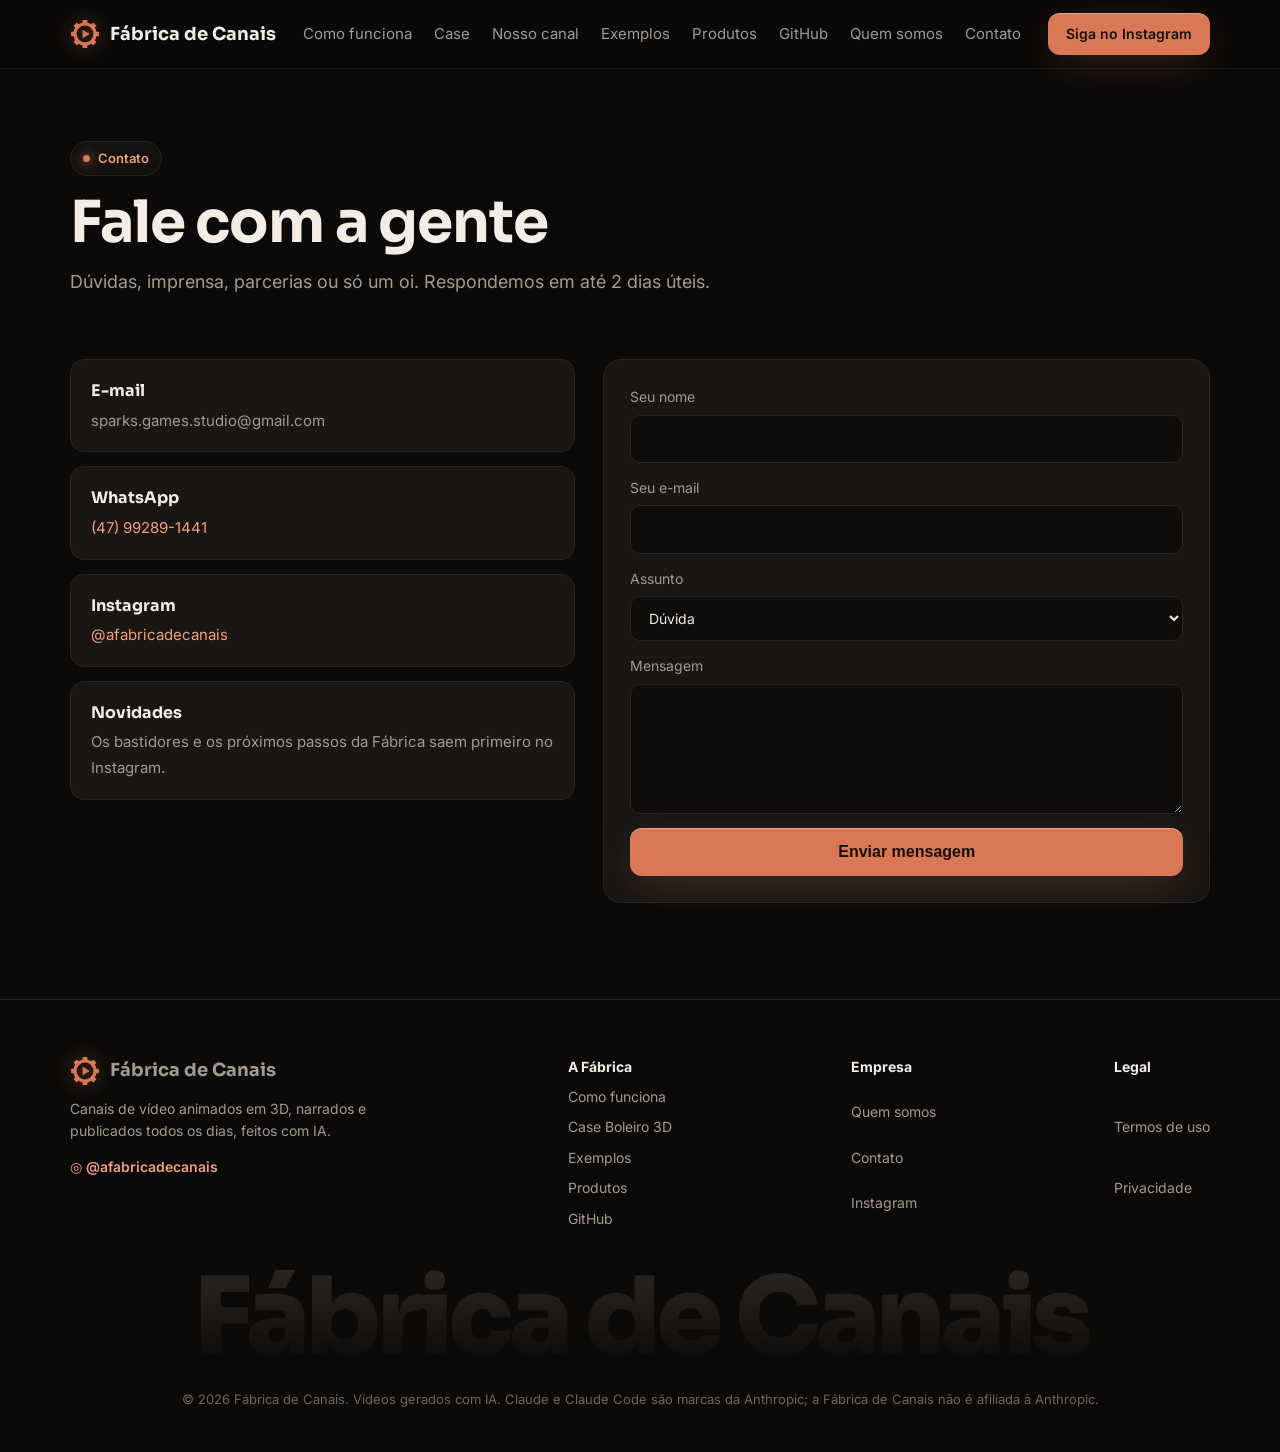
<file: contato.html>
<!doctype html>
<html lang="pt-BR">
<head>
<meta charset="utf-8">
<meta name="viewport" content="width=device-width, initial-scale=1, viewport-fit=cover">
<title>Contato — Fábrica de Canais</title>
<meta name="description" content="Fale com a Fábrica de Canais: dúvidas, imprensa, parcerias e novidades.">
<link rel="canonical" href="https://sparks-gamesstudio.github.io/fabrica-de-canais/contato.html">
<meta name="theme-color" content="#0b0a09">
<meta property="og:type" content="website">
<meta property="og:locale" content="pt_BR">
<meta property="og:title" content="Contato — Fábrica de Canais">
<meta property="og:description" content="Fale com a Fábrica de Canais: dúvidas, imprensa, parcerias e novidades.">
<meta property="og:image" content="https://sparks-gamesstudio.github.io/fabrica-de-canais/assets/og/contato.jpg">
<meta property="og:image:width" content="1200">
<meta property="og:image:height" content="630">
<meta name="twitter:card" content="summary_large_image">
<link rel="preconnect" href="https://fonts.googleapis.com">
<link rel="preconnect" href="https://fonts.gstatic.com" crossorigin>
<link href="https://fonts.googleapis.com/css2?family=Sora:wght@500;600;700;800&family=Inter:wght@400;500;600&display=swap" rel="stylesheet">
<link rel="stylesheet" href="assets/site.css">
<link rel="icon" href="assets/simbolo.svg" type="image/svg+xml">
</head>
<body>

<nav aria-label="Principal">
  <div class="wrap">
    <a class="logo" href="index.html#topo"><img src="assets/simbolo.svg" alt="" width="30" height="30">Fábrica de Canais</a>
    <ul>
      <li><a href="index.html#como-funciona">Como funciona</a></li>
      <li><a href="index.html#case">Case</a></li>
      <li><a href="index.html#nosso-canal">Nosso canal</a></li>
      <li><a href="index.html#exemplos">Exemplos</a></li>
      <li><a href="produtos.html">Produtos</a></li>
      <li><a href="github.html">GitHub</a></li>
      <li><a href="quem-somos.html">Quem somos</a></li>
      <li><a href="contato.html">Contato</a></li>
    </ul>
    <a class="btn btn-or" href="https://www.instagram.com/afabricadecanais/" target="_blank" rel="noopener"><span class="long">Siga no Instagram</span><span class="short">Instagram</span></a>
  </div>
</nav>

<main>

  <section class="page-hero"><div class="wrap">
    <span class="eyebrow">Contato</span>
    <h1>Fale com a gente</h1>
    <p class="lead">Dúvidas, imprensa, parcerias ou só um oi. Respondemos em até 2 dias úteis.</p>
  </div></section>
  <section style="padding-top:0"><div class="wrap contact">
    <div class="ways">
      <div><b>E-mail</b><span>sparks.games.studio@gmail.com</span></div>
      <div><b>WhatsApp</b><span><a href="https://wa.me/5547992891441" target="_blank" rel="noopener" style="color:var(--or2)">(47) 99289-1441</a></span></div>
      <div><b>Instagram</b><span><a href="https://www.instagram.com/afabricadecanais/" target="_blank" rel="noopener" style="color:var(--or2)">@afabricadecanais</a></span></div>
      <div><b>Novidades</b><span>Os bastidores e os próximos passos da Fábrica saem primeiro no Instagram.</span></div>
    </div>
    <form class="card" id="form-contato">
      <label>Seu nome<input name="nome" required autocomplete="name"></label>
      <label>Seu e-mail<input name="email" type="email" required autocomplete="email"></label>
      <label>Assunto
        <select name="assunto">
          <option>Dúvida</option><option>Parceria</option><option>Imprensa</option><option>Sugestão de canal ou vídeo</option><option>Outro</option>
        </select>
      </label>
      <label>Mensagem<textarea name="mensagem" required></textarea></label>
      <button class="btn btn-or" type="submit" style="justify-content:center">Enviar mensagem</button>
      <p class="ok" id="form-ok" hidden>Abrimos o seu aplicativo de e-mail com a mensagem pronta. É só enviar.</p>
    </form>
  </div></section>

</main>

<footer>
  <div class="wrap">
    <div class="foot">
      <div><a class="logo" href="index.html#topo"><img src="assets/simbolo.svg" alt="" width="30" height="30">Fábrica de Canais</a><p style="max-width:320px;margin-top:12px">Canais de vídeo animados em 3D, narrados e publicados todos os dias, feitos com IA.</p><p style="margin-top:10px"><a href="https://www.instagram.com/afabricadecanais/" target="_blank" rel="noopener" style="color:var(--or2);font-weight:600">◎ @afabricadecanais</a></p></div>
      <div style="display:grid;gap:8px"><b style="color:var(--txt)">A Fábrica</b><a href="index.html#como-funciona">Como funciona</a><a href="index.html#case">Case Boleiro 3D</a><a href="index.html#exemplos">Exemplos</a><a href="produtos.html">Produtos</a><a href="github.html">GitHub</a></div>
      <div style="display:grid;gap:8px"><b style="color:var(--txt)">Empresa</b><a href="quem-somos.html">Quem somos</a><a href="contato.html">Contato</a><a href="https://www.instagram.com/afabricadecanais/" target="_blank" rel="noopener">Instagram</a></div>
      <div style="display:grid;gap:8px"><b style="color:var(--txt)">Legal</b><a href="termos.html">Termos de uso</a><a href="privacidade.html">Privacidade</a></div>
    </div>
    <div class="giant" aria-hidden="true">Fábrica de Canais</div>
    <p class="legal">© 2026 Fábrica de Canais. Vídeos gerados com IA. Claude e Claude Code são marcas da Anthropic; a Fábrica de Canais não é afiliada à Anthropic.</p>
  </div>
</footer>

<script>
  var io = new IntersectionObserver(function (es) { es.forEach(function (e) { if (e.isIntersecting) { e.target.classList.add('in'); io.unobserve(e.target); } }); }, { threshold: .12 });
  document.querySelectorAll('.reveal').forEach(function (el) { io.observe(el); });
</script>
<script>
  // site estático: monta o e-mail com os dados do formulário
  document.getElementById('form-contato').addEventListener('submit', function (e) {
    e.preventDefault();
    var f = e.target;
    var corpo = 'Nome: ' + f.nome.value + '\nE-mail: ' + f.email.value + '\n\n' + f.mensagem.value;
    location.href = 'mailto:sparks.games.studio@gmail.com?subject=' + encodeURIComponent('[Site] ' + f.assunto.value) + '&body=' + encodeURIComponent(corpo);
    document.getElementById('form-ok').hidden = false;
  });
</script>
</body>
</html>
</file>
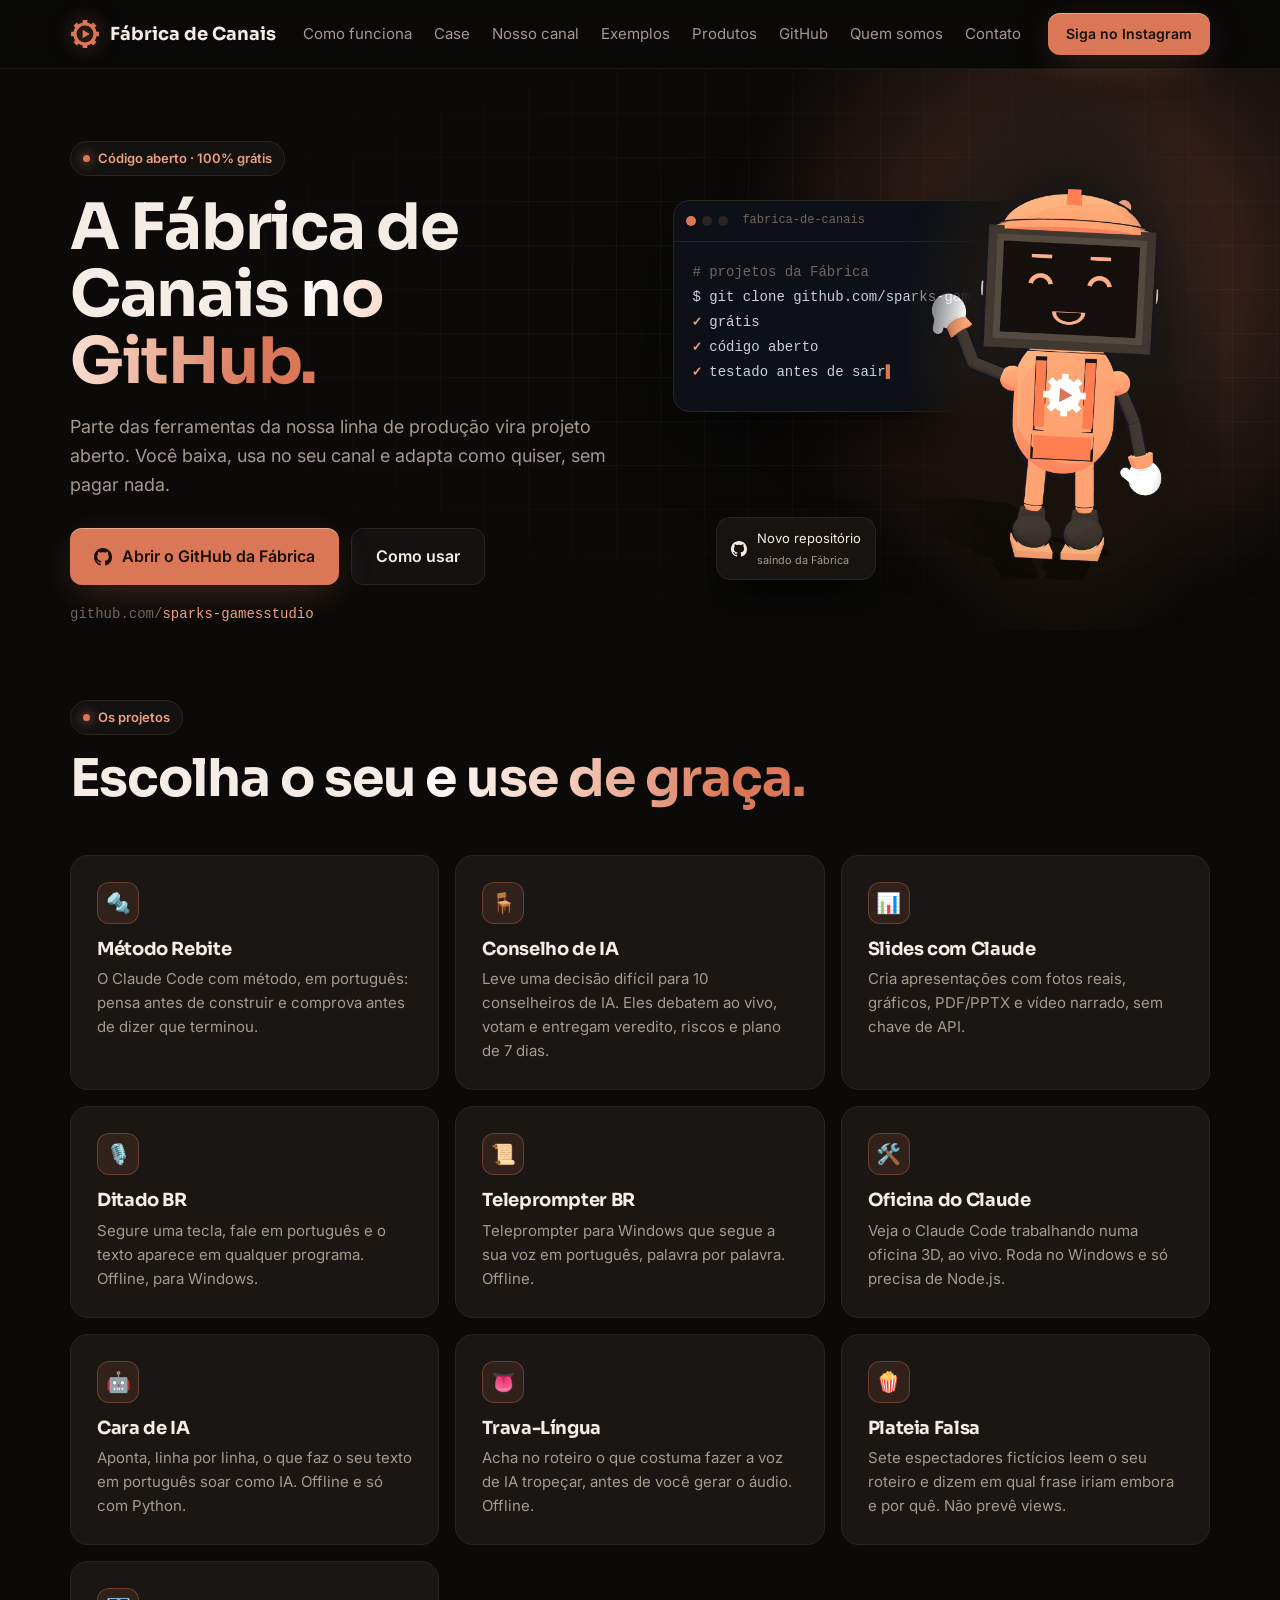
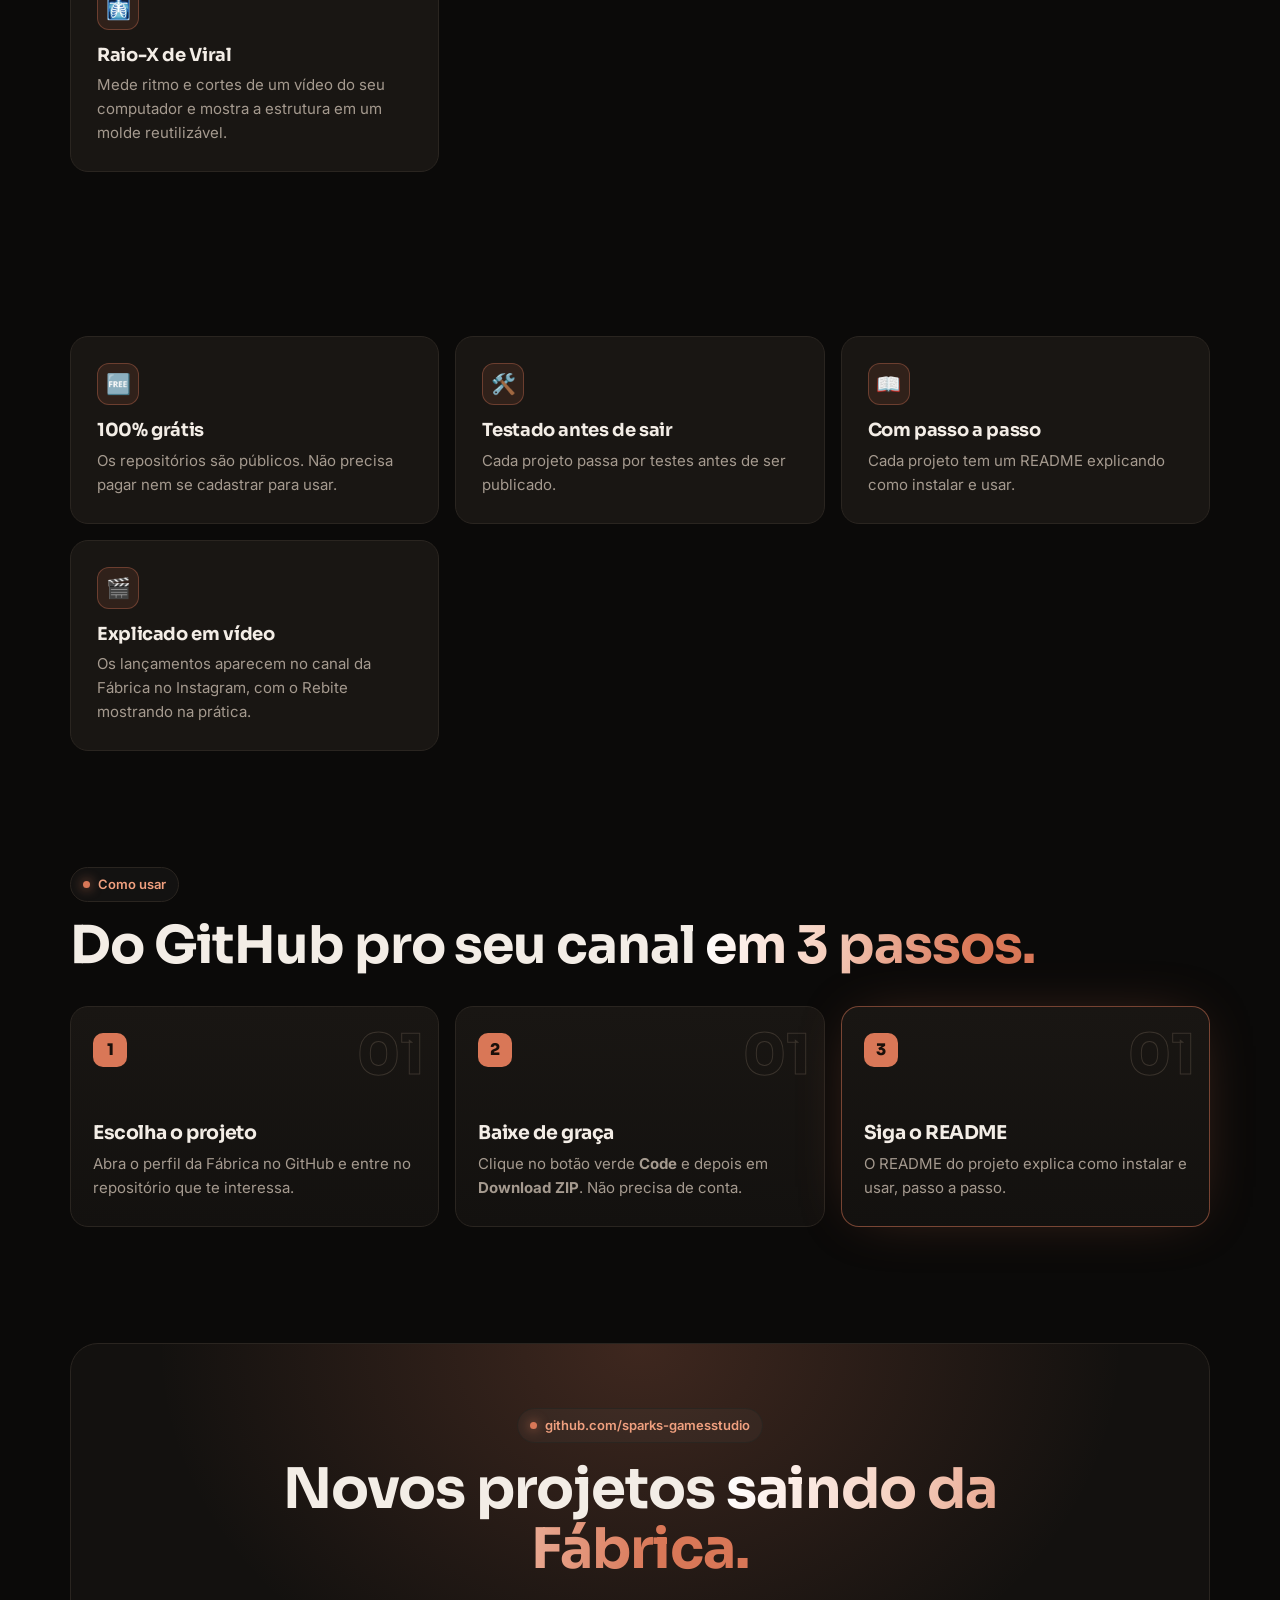
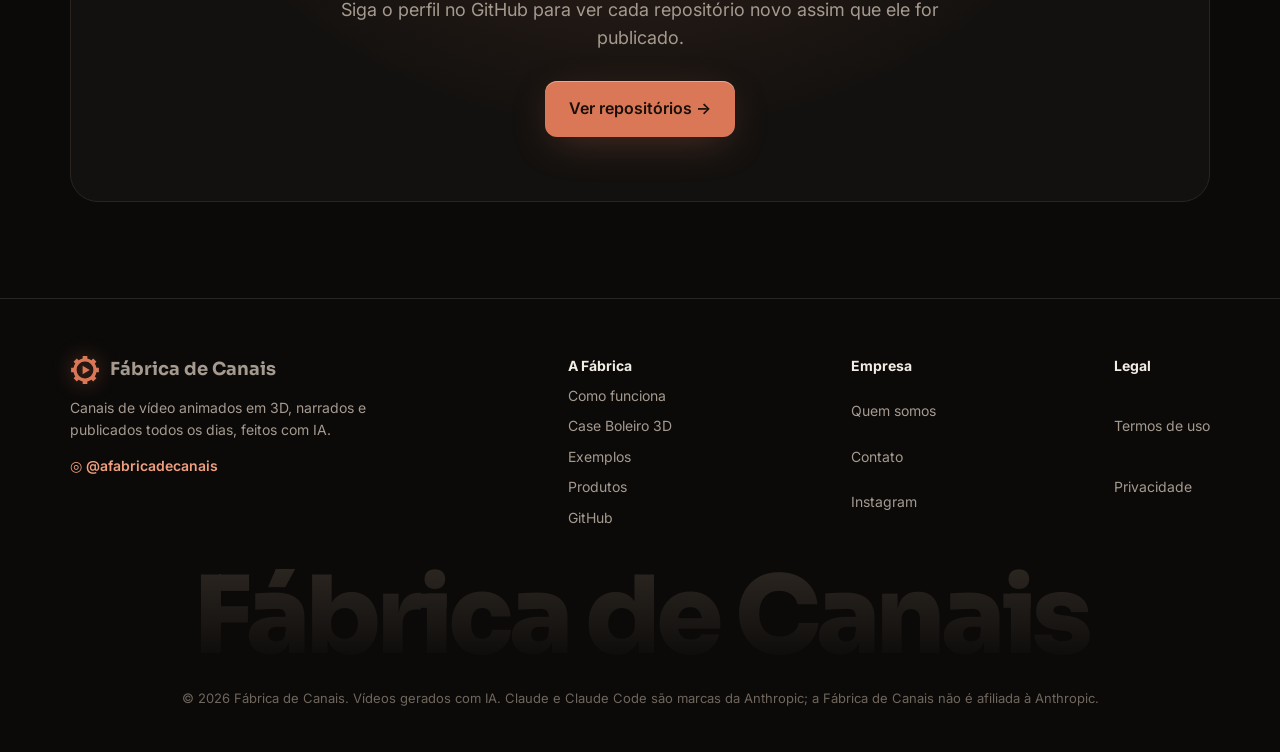
<file: github.html>
<!doctype html>
<html lang="pt-BR">
<head>
<meta charset="utf-8">
<meta name="viewport" content="width=device-width, initial-scale=1, viewport-fit=cover">
<title>GitHub — Fábrica de Canais</title>
<meta name="description" content="Projetos gratuitos e de código aberto da Fábrica de Canais no GitHub: ferramentas e skills para criar vídeos com IA.">
<link rel="canonical" href="https://sparks-gamesstudio.github.io/fabrica-de-canais/github.html">
<meta name="theme-color" content="#0b0a09">
<meta property="og:type" content="website">
<meta property="og:locale" content="pt_BR">
<meta property="og:title" content="GitHub — Fábrica de Canais">
<meta property="og:description" content="Projetos gratuitos e de código aberto da Fábrica de Canais no GitHub: ferramentas e skills para criar vídeos com IA.">
<meta property="og:image" content="https://sparks-gamesstudio.github.io/fabrica-de-canais/assets/og/github.jpg">
<meta property="og:image:width" content="1200">
<meta property="og:image:height" content="630">
<meta name="twitter:card" content="summary_large_image">
<link rel="preconnect" href="https://fonts.googleapis.com">
<link rel="preconnect" href="https://fonts.gstatic.com" crossorigin>
<link href="https://fonts.googleapis.com/css2?family=Sora:wght@500;600;700;800&family=Inter:wght@400;500;600&display=swap" rel="stylesheet">
<link rel="stylesheet" href="assets/site.css">
<link rel="icon" href="assets/simbolo.svg" type="image/svg+xml">
</head>
<body>

<nav aria-label="Principal">
  <div class="wrap">
    <a class="logo" href="index.html#topo"><img src="assets/simbolo.svg" alt="" width="30" height="30">Fábrica de Canais</a>
    <ul>
      <li><a href="index.html#como-funciona">Como funciona</a></li>
      <li><a href="index.html#case">Case</a></li>
      <li><a href="index.html#nosso-canal">Nosso canal</a></li>
      <li><a href="index.html#exemplos">Exemplos</a></li>
      <li><a href="produtos.html">Produtos</a></li>
      <li><a href="github.html">GitHub</a></li>
      <li><a href="quem-somos.html">Quem somos</a></li>
      <li><a href="contato.html">Contato</a></li>
    </ul>
    <a class="btn btn-or" href="https://www.instagram.com/afabricadecanais/" target="_blank" rel="noopener"><span class="long">Siga no Instagram</span><span class="short">Instagram</span></a>
  </div>
</nav>

<main>

  <section class="gh-hero">
    <div class="wrap gh-hero-in">
      <div>
        <span class="eyebrow">Código aberto · 100% grátis</span>
        <h1>A Fábrica de Canais <span class="grad">no GitHub.</span></h1>
        <p class="lead">Parte das ferramentas da nossa linha de produção vira projeto aberto. Você baixa, usa no seu canal e adapta como quiser, sem pagar nada.</p>
        <div class="gh-hero-btns">
          <a class="btn btn-or" href="https://github.com/sparks-gamesstudio" target="_blank" rel="noopener"><svg viewBox="0 0 16 16" width="18" height="18" aria-hidden="true" fill="currentColor"><path d="M8 0C3.58 0 0 3.58 0 8c0 3.54 2.29 6.53 5.47 7.59.4.07.55-.17.55-.38 0-.19-.01-.82-.01-1.49-2.01.37-2.53-.49-2.69-.94-.09-.23-.48-.94-.82-1.13-.28-.15-.68-.52-.01-.53.63-.01 1.08.58 1.23.82.72 1.21 1.87.87 2.33.66.07-.52.28-.87.51-1.07-1.78-.2-3.64-.89-3.64-3.95 0-.87.31-1.59.82-2.15-.08-.2-.36-1.02.08-2.12 0 0 .67-.21 2.2.82.64-.18 1.32-.27 2-.27.68 0 1.36.09 2 .27 1.53-1.04 2.2-.82 2.2-.82.44 1.1.16 1.92.08 2.12.51.56.82 1.27.82 2.15 0 3.07-1.87 3.75-3.65 3.95.29.25.54.73.54 1.48 0 1.07-.01 1.93-.01 2.2 0 .21.15.46.55.38A8.013 8.013 0 0016 8c0-4.42-3.58-8-8-8z"/></svg> Abrir o GitHub da Fábrica</a>
          <a class="btn btn-gh" href="#como-usar">Como usar</a>
        </div>
        <p class="gh-url">github.com/<b>sparks-gamesstudio</b></p>
      </div>
      <div class="gh-art" aria-hidden="true">
        <div class="gh-win">
          <div class="gh-bar"><i></i><i></i><i></i><span>fabrica-de-canais</span></div>
          <pre><span class="c"># projetos da Fábrica</span>
$ git clone github.com/sparks-gamesstudio
<b>✓</b> grátis
<b>✓</b> código aberto
<b>✓</b> testado antes de sair<span class="cur">▌</span></pre>
        </div>
        <img class="gh-rebite" src="assets/rebite-acenar.jpg" alt="">
        <div class="chip gh-chip"><svg viewBox="0 0 16 16" width="16" height="16" aria-hidden="true" fill="currentColor"><path d="M8 0C3.58 0 0 3.58 0 8c0 3.54 2.29 6.53 5.47 7.59.4.07.55-.17.55-.38 0-.19-.01-.82-.01-1.49-2.01.37-2.53-.49-2.69-.94-.09-.23-.48-.94-.82-1.13-.28-.15-.68-.52-.01-.53.63-.01 1.08.58 1.23.82.72 1.21 1.87.87 2.33.66.07-.52.28-.87.51-1.07-1.78-.2-3.64-.89-3.64-3.95 0-.87.31-1.59.82-2.15-.08-.2-.36-1.02.08-2.12 0 0 .67-.21 2.2.82.64-.18 1.32-.27 2-.27.68 0 1.36.09 2 .27 1.53-1.04 2.2-.82 2.2-.82.44 1.1.16 1.92.08 2.12.51.56.82 1.27.82 2.15 0 3.07-1.87 3.75-3.65 3.95.29.25.54.73.54 1.48 0 1.07-.01 1.93-.01 2.2 0 .21.15.46.55.38A8.013 8.013 0 0016 8c0-4.42-3.58-8-8-8z"/></svg><span>Novo repositório<br><small>saindo da Fábrica</small></span></div>
      </div>
    </div>
  </section>

  <section id="projetos" style="padding-top:20px"><div class="wrap">
    <div class="reveal"><span class="eyebrow">Os projetos</span><h2 class="h2">Escolha o seu <span class="grad">e use de graça.</span></h2></div>
    <div class="bento">
      <a class="bx reveal" style="display:block;color:inherit;text-decoration:none" href="https://github.com/sparks-gamesstudio/metodo-rebite" target="_blank" rel="noopener"><div class="ic">🔩</div><h3>Método Rebite</h3><p>O Claude Code com método, em português: pensa antes de construir e comprova antes de dizer que terminou.</p></a>
      <a class="bx reveal" style="display:block;color:inherit;text-decoration:none" href="https://github.com/sparks-gamesstudio/conselho-de-ia" target="_blank" rel="noopener"><div class="ic">🪑</div><h3>Conselho de IA</h3><p>Leve uma decisão difícil para 10 conselheiros de IA. Eles debatem ao vivo, votam e entregam veredito, riscos e plano de 7 dias.</p></a>
      <a class="bx reveal" style="display:block;color:inherit;text-decoration:none" href="https://github.com/sparks-gamesstudio/slides-com-claude" target="_blank" rel="noopener"><div class="ic">📊</div><h3>Slides com Claude</h3><p>Cria apresentações com fotos reais, gráficos, PDF/PPTX e vídeo narrado, sem chave de API.</p></a>
      <a class="bx reveal" style="display:block;color:inherit;text-decoration:none" href="https://github.com/sparks-gamesstudio/ditado-br" target="_blank" rel="noopener"><div class="ic">🎙️</div><h3>Ditado BR</h3><p>Segure uma tecla, fale em português e o texto aparece em qualquer programa. Offline, para Windows.</p></a>
      <a class="bx reveal" style="display:block;color:inherit;text-decoration:none" href="https://github.com/sparks-gamesstudio/teleprompter-br" target="_blank" rel="noopener"><div class="ic">📜</div><h3>Teleprompter BR</h3><p>Teleprompter para Windows que segue a sua voz em português, palavra por palavra. Offline.</p></a>
      <a class="bx reveal" style="display:block;color:inherit;text-decoration:none" href="https://github.com/sparks-gamesstudio/oficina-do-claude" target="_blank" rel="noopener"><div class="ic">🛠️</div><h3>Oficina do Claude</h3><p>Veja o Claude Code trabalhando numa oficina 3D, ao vivo. Roda no Windows e só precisa de Node.js.</p></a>
      <a class="bx reveal" style="display:block;color:inherit;text-decoration:none" href="https://github.com/sparks-gamesstudio/cara-de-ia" target="_blank" rel="noopener"><div class="ic">🤖</div><h3>Cara de IA</h3><p>Aponta, linha por linha, o que faz o seu texto em português soar como IA. Offline e só com Python.</p></a>
      <a class="bx reveal" style="display:block;color:inherit;text-decoration:none" href="https://github.com/sparks-gamesstudio/trava-lingua" target="_blank" rel="noopener"><div class="ic">👅</div><h3>Trava-Língua</h3><p>Acha no roteiro o que costuma fazer a voz de IA tropeçar, antes de você gerar o áudio. Offline.</p></a>
      <a class="bx reveal" style="display:block;color:inherit;text-decoration:none" href="https://github.com/sparks-gamesstudio/plateia-falsa" target="_blank" rel="noopener"><div class="ic">🍿</div><h3>Plateia Falsa</h3><p>Sete espectadores fictícios leem o seu roteiro e dizem em qual frase iriam embora e por quê. Não prevê views.</p></a>
      <a class="bx reveal" style="display:block;color:inherit;text-decoration:none" href="https://github.com/sparks-gamesstudio/raio-x-de-viral" target="_blank" rel="noopener"><div class="ic">🩻</div><h3>Raio-X de Viral</h3><p>Mede ritmo e cortes de um vídeo do seu computador e mostra a estrutura em um molde reutilizável.</p></a>
    </div>
  </div></section>

  <section style="padding-top:20px"><div class="wrap">
    <div class="bento">
      <div class="bx reveal"><div class="ic">🆓</div><h3>100% grátis</h3><p>Os repositórios são públicos. Não precisa pagar nem se cadastrar para usar.</p></div>
      <div class="bx reveal"><div class="ic">🛠️</div><h3>Testado antes de sair</h3><p>Cada projeto passa por testes antes de ser publicado.</p></div>
      <div class="bx reveal"><div class="ic">📖</div><h3>Com passo a passo</h3><p>Cada projeto tem um README explicando como instalar e usar.</p></div>
      <div class="bx reveal"><div class="ic">🎬</div><h3>Explicado em vídeo</h3><p>Os lançamentos aparecem no canal da Fábrica no Instagram, com o Rebite mostrando na prática.</p></div>
    </div>
  </div></section>

  <section id="como-usar" style="padding-top:20px"><div class="wrap">
    <div class="reveal"><span class="eyebrow">Como usar</span><h2 class="h2">Do GitHub pro seu canal <span class="grad">em 3 passos.</span></h2></div>
    <div class="gh-steps">
      <div class="step reveal"><span class="gh-n">1</span><h3>Escolha o projeto</h3><p>Abra o perfil da Fábrica no GitHub e entre no repositório que te interessa.</p></div>
      <div class="step reveal"><span class="gh-n">2</span><h3>Baixe de graça</h3><p>Clique no botão verde <b>Code</b> e depois em <b>Download ZIP</b>. Não precisa de conta.</p></div>
      <div class="step reveal"><span class="gh-n">3</span><h3>Siga o README</h3><p>O README do projeto explica como instalar e usar, passo a passo.</p></div>
    </div>
  </div></section>

  <section style="padding-top:20px"><div class="wrap">
    <div class="final reveal">
      <span class="eyebrow">github.com/sparks-gamesstudio</span>
      <h2 style="margin-top:16px">Novos projetos <span class="grad">saindo da Fábrica.</span></h2>
      <p class="lead" style="margin:0 auto 28px">Siga o perfil no GitHub para ver cada repositório novo assim que ele for publicado.</p>
      <a class="btn btn-or" href="https://github.com/sparks-gamesstudio" target="_blank" rel="noopener">Ver repositórios →</a>
    </div>
  </div></section>

</main>

<footer>
  <div class="wrap">
    <div class="foot">
      <div><a class="logo" href="index.html#topo"><img src="assets/simbolo.svg" alt="" width="30" height="30">Fábrica de Canais</a><p style="max-width:320px;margin-top:12px">Canais de vídeo animados em 3D, narrados e publicados todos os dias, feitos com IA.</p><p style="margin-top:10px"><a href="https://www.instagram.com/afabricadecanais/" target="_blank" rel="noopener" style="color:var(--or2);font-weight:600">◎ @afabricadecanais</a></p></div>
      <div style="display:grid;gap:8px"><b style="color:var(--txt)">A Fábrica</b><a href="index.html#como-funciona">Como funciona</a><a href="index.html#case">Case Boleiro 3D</a><a href="index.html#exemplos">Exemplos</a><a href="produtos.html">Produtos</a><a href="github.html">GitHub</a></div>
      <div style="display:grid;gap:8px"><b style="color:var(--txt)">Empresa</b><a href="quem-somos.html">Quem somos</a><a href="contato.html">Contato</a><a href="https://www.instagram.com/afabricadecanais/" target="_blank" rel="noopener">Instagram</a></div>
      <div style="display:grid;gap:8px"><b style="color:var(--txt)">Legal</b><a href="termos.html">Termos de uso</a><a href="privacidade.html">Privacidade</a></div>
    </div>
    <div class="giant" aria-hidden="true">Fábrica de Canais</div>
    <p class="legal">© 2026 Fábrica de Canais. Vídeos gerados com IA. Claude e Claude Code são marcas da Anthropic; a Fábrica de Canais não é afiliada à Anthropic.</p>
  </div>
</footer>

<script>
  var io = new IntersectionObserver(function (es) { es.forEach(function (e) { if (e.isIntersecting) { e.target.classList.add('in'); io.unobserve(e.target); } }); }, { threshold: .12 });
  document.querySelectorAll('.reveal').forEach(function (el) { io.observe(el); });
</script>
</body>
</html>
</file>
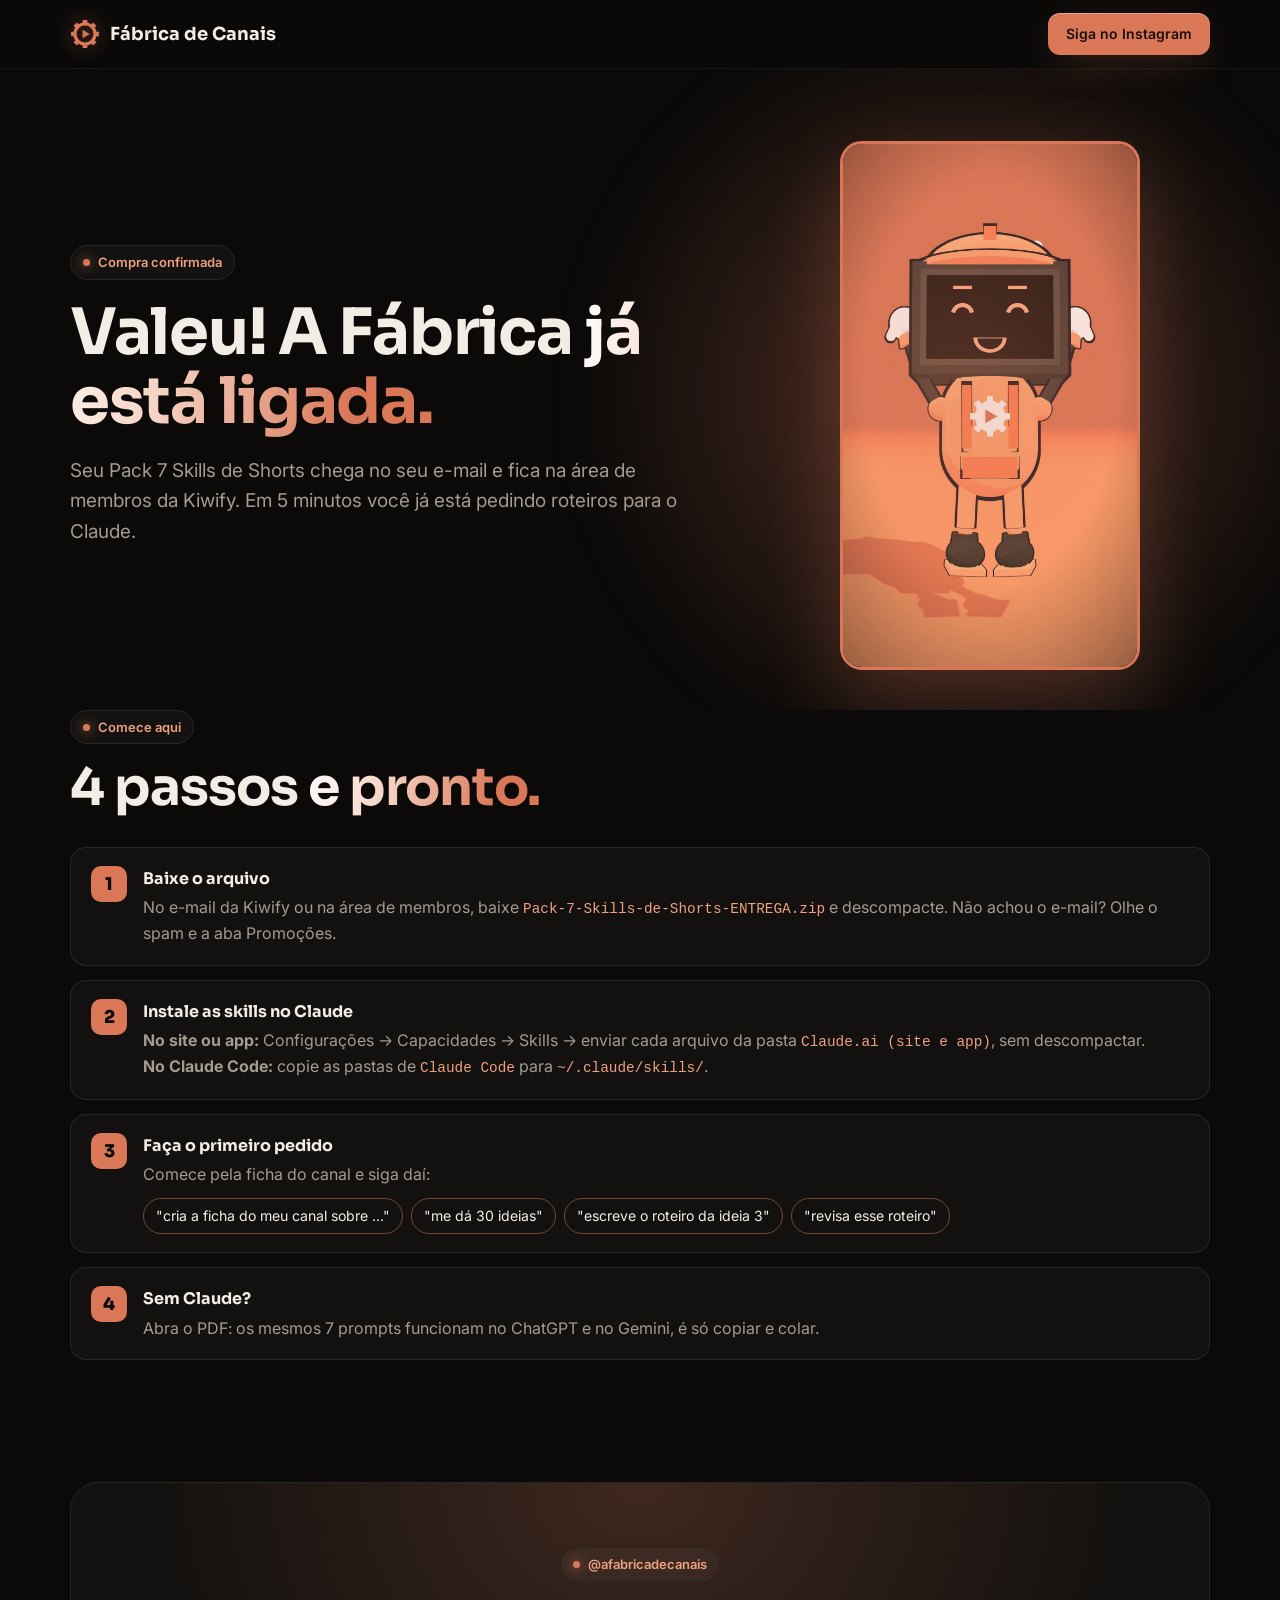
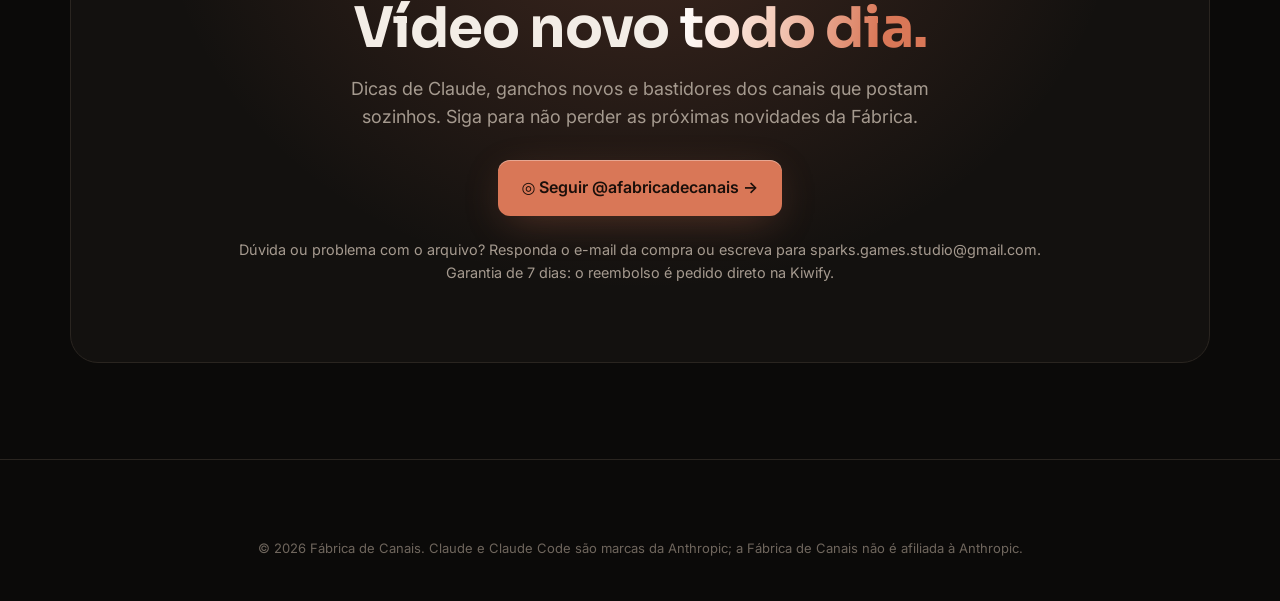
<file: obrigado.html>
<!doctype html>
<html lang="pt-BR">
<head>
<meta charset="utf-8">
<meta name="viewport" content="width=device-width, initial-scale=1, viewport-fit=cover">
<title>Obrigado! — Pack 7 Skills de Shorts</title>
<meta name="robots" content="noindex, nofollow">
<meta name="theme-color" content="#0b0a09">
<link rel="preconnect" href="https://fonts.googleapis.com">
<link rel="preconnect" href="https://fonts.gstatic.com" crossorigin>
<link href="https://fonts.googleapis.com/css2?family=Sora:wght@500;600;700;800&family=Inter:wght@400;500;600&display=swap" rel="stylesheet">
<link rel="stylesheet" href="assets/site.css">
<link rel="icon" href="assets/simbolo.svg" type="image/svg+xml">
<style>
  .ob-hero{display:grid;grid-template-columns:1.2fr .8fr;gap:40px;align-items:center}
  .ob-rebite{width:min(300px,70vw);height:auto;justify-self:center;border-radius:22px;border:3px solid var(--or);box-shadow:0 30px 80px rgba(217,119,87,.25)}
  .passos{display:grid;gap:14px;margin-top:30px;padding:0;counter-reset:p}
  .passos li{list-style:none;display:flex;gap:16px;align-items:flex-start;border:1px solid rgba(255,255,255,.09);background:rgba(255,255,255,.03);border-radius:16px;padding:18px 20px}
  .passos li::before{counter-increment:p;content:counter(p);flex:none;width:36px;height:36px;border-radius:10px;background:var(--or);color:#0b0a09;display:grid;place-items:center;font:800 1.1rem Sora,sans-serif}
  .passos b{display:block;font-family:Sora,sans-serif;margin-bottom:4px}
  .passos p{margin:0;color:var(--mut)}
  .passos code{color:var(--or2);font-size:.9em}
  .pedidos{display:flex;flex-wrap:wrap;gap:8px;margin-top:10px}
  .pedidos span{border:1px solid rgba(217,119,87,.5);border-radius:30px;padding:6px 12px;font-size:.88rem;color:var(--txt)}
  .ob-hero>*,.passos li>*{min-width:0}
  @media(max-width:860px){.ob-hero{grid-template-columns:1fr}.ob-rebite{order:-1;width:200px}}
</style>
</head>
<body>

<nav aria-label="Principal">
  <div class="wrap">
    <a class="logo" href="index.html#topo"><img src="assets/simbolo.svg" alt="" width="30" height="30">Fábrica de Canais</a>
    <a class="btn btn-or" href="https://www.instagram.com/afabricadecanais/" target="_blank" rel="noopener"><span class="long">Siga no Instagram</span><span class="short">Instagram</span></a>
  </div>
</nav>

<main>
  <section class="hero">
    <div class="wrap ob-hero">
      <div>
        <span class="eyebrow">Compra confirmada</span>
        <h1>Valeu! A Fábrica <span class="grad">já está ligada.</span></h1>
        <p class="lead">Seu Pack 7 Skills de Shorts chega no seu e-mail e fica na área de membros da Kiwify. Em 5 minutos você já está pedindo roteiros para o Claude.</p>
      </div>
      <img class="ob-rebite" src="marca/mascote-comemorar.jpg" alt="Rebite, o mascote da Fábrica, comemorando" width="1080" height="1920">
    </div>
  </section>

  <section style="padding-top:0">
    <div class="wrap">
      <span class="eyebrow">Comece aqui</span>
      <h2 class="h2">4 passos <span class="grad">e pronto.</span></h2>
      <ol class="passos">
        <li><div><b>Baixe o arquivo</b><p>No e-mail da Kiwify ou na área de membros, baixe <code>Pack-7-Skills-de-Shorts-ENTREGA.zip</code> e descompacte. Não achou o e-mail? Olhe o spam e a aba Promoções.</p></div></li>
        <li><div><b>Instale as skills no Claude</b><p><strong>No site ou app:</strong> Configurações → Capacidades → Skills → enviar cada arquivo da pasta <code>Claude.ai (site e app)</code>, sem descompactar.<br><strong>No Claude Code:</strong> copie as pastas de <code>Claude Code</code> para <code>~/.claude/skills/</code>.</p></div></li>
        <li><div><b>Faça o primeiro pedido</b><p>Comece pela ficha do canal e siga daí:</p><div class="pedidos"><span>"cria a ficha do meu canal sobre ..."</span><span>"me dá 30 ideias"</span><span>"escreve o roteiro da ideia 3"</span><span>"revisa esse roteiro"</span></div></div></li>
        <li><div><b>Sem Claude?</b><p>Abra o PDF: os mesmos 7 prompts funcionam no ChatGPT e no Gemini, é só copiar e colar.</p></div></li>
      </ol>
    </div>
  </section>

  <section style="padding-top:10px">
    <div class="wrap">
      <div class="final">
        <span class="eyebrow">@afabricadecanais</span>
        <h2 style="margin-top:16px">Vídeo novo <span class="grad">todo dia.</span></h2>
        <p class="lead" style="margin:0 auto 28px">Dicas de Claude, ganchos novos e bastidores dos canais que postam sozinhos. Siga para não perder as próximas novidades da Fábrica.</p>
        <a class="btn btn-or" href="https://www.instagram.com/afabricadecanais/" target="_blank" rel="noopener">◎ Seguir @afabricadecanais →</a>
        <p style="color:var(--mut);font-size:.9rem;margin-top:22px">Dúvida ou problema com o arquivo? Responda o e-mail da compra ou escreva para sparks.games.studio@gmail.com.<br>Garantia de 7 dias: o reembolso é pedido direto na Kiwify.</p>
      </div>
    </div>
  </section>
</main>

<footer>
  <div class="wrap">
    <p class="legal">© 2026 Fábrica de Canais. Claude e Claude Code são marcas da Anthropic; a Fábrica de Canais não é afiliada à Anthropic.</p>
  </div>
</footer>
</body>
</html>
</file>
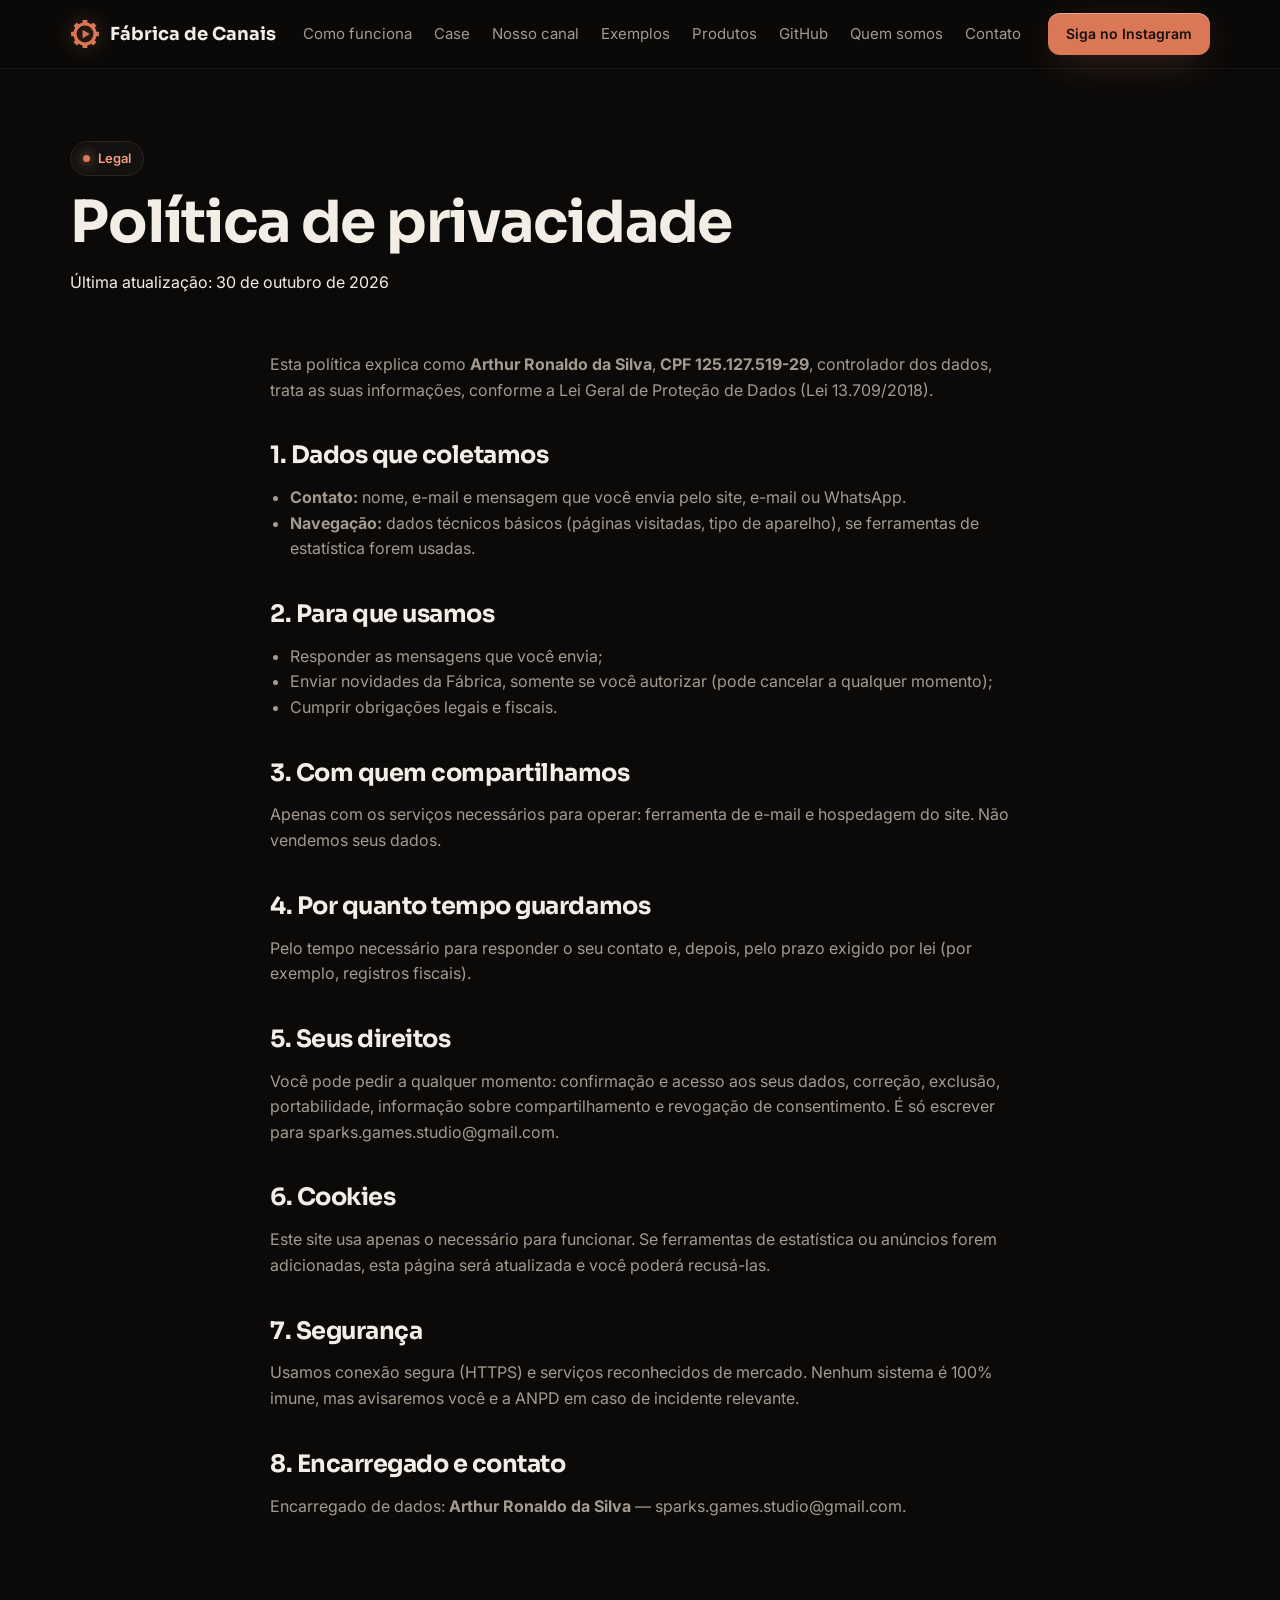
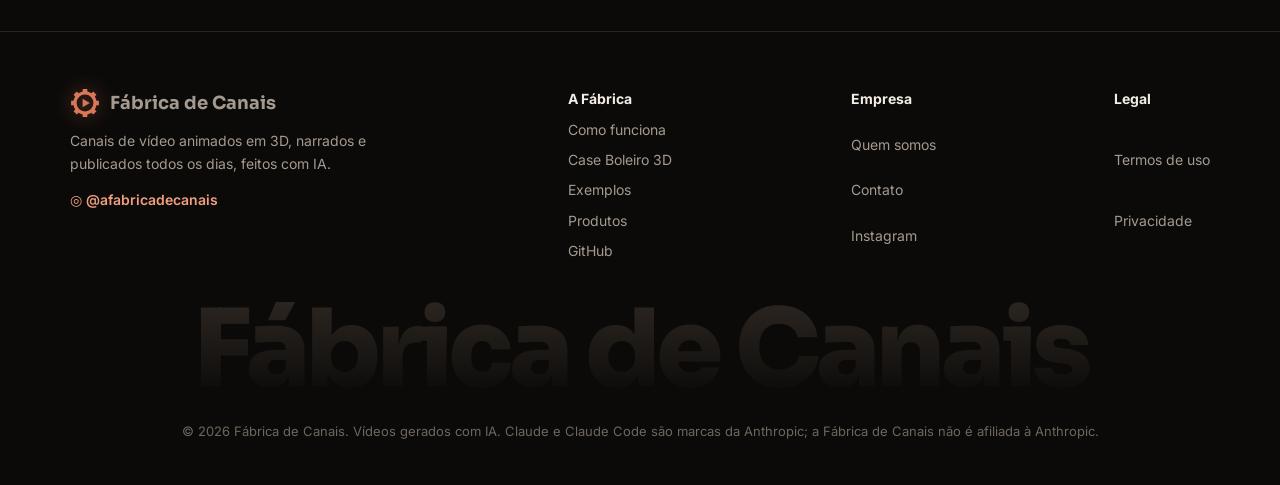
<file: privacidade.html>
<!doctype html>
<html lang="pt-BR">
<head>
<meta charset="utf-8">
<meta name="viewport" content="width=device-width, initial-scale=1, viewport-fit=cover">
<title>Política de privacidade — Fábrica de Canais</title>
<meta name="description" content="Como a Fábrica de Canais coleta, usa e protege seus dados pessoais, de acordo com a LGPD.">
<link rel="canonical" href="https://sparks-gamesstudio.github.io/fabrica-de-canais/privacidade.html">
<meta name="theme-color" content="#0b0a09">
<meta property="og:type" content="website">
<meta property="og:locale" content="pt_BR">
<meta property="og:title" content="Política de privacidade — Fábrica de Canais">
<meta property="og:description" content="Como a Fábrica de Canais coleta, usa e protege seus dados pessoais, de acordo com a LGPD.">
<meta property="og:image" content="https://sparks-gamesstudio.github.io/fabrica-de-canais/assets/og.jpg">
<meta property="og:image:width" content="1200">
<meta property="og:image:height" content="630">
<meta name="twitter:card" content="summary_large_image">
<link rel="preconnect" href="https://fonts.googleapis.com">
<link rel="preconnect" href="https://fonts.gstatic.com" crossorigin>
<link href="https://fonts.googleapis.com/css2?family=Sora:wght@500;600;700;800&family=Inter:wght@400;500;600&display=swap" rel="stylesheet">
<link rel="stylesheet" href="assets/site.css">
<link rel="icon" href="assets/simbolo.svg" type="image/svg+xml">
</head>
<body>

<nav aria-label="Principal">
  <div class="wrap">
    <a class="logo" href="index.html#topo"><img src="assets/simbolo.svg" alt="" width="30" height="30">Fábrica de Canais</a>
    <ul>
      <li><a href="index.html#como-funciona">Como funciona</a></li>
      <li><a href="index.html#case">Case</a></li>
      <li><a href="index.html#nosso-canal">Nosso canal</a></li>
      <li><a href="index.html#exemplos">Exemplos</a></li>
      <li><a href="produtos.html">Produtos</a></li>
      <li><a href="github.html">GitHub</a></li>
      <li><a href="quem-somos.html">Quem somos</a></li>
      <li><a href="contato.html">Contato</a></li>
    </ul>
    <a class="btn btn-or" href="https://www.instagram.com/afabricadecanais/" target="_blank" rel="noopener"><span class="long">Siga no Instagram</span><span class="short">Instagram</span></a>
  </div>
</nav>

<main>

  <section class="page-hero"><div class="wrap">
    <span class="eyebrow">Legal</span>
    <h1>Política de privacidade</h1>
    <p class="upd">Última atualização: 30 de outubro de 2026</p>
  </div></section>
  <section style="padding-top:0"><div class="wrap prose">
    <p>Esta política explica como <b>Arthur Ronaldo da Silva</b>, <b>CPF 125.127.519-29</b>, controlador dos dados, trata as suas informações, conforme a Lei Geral de Proteção de Dados (Lei 13.709/2018).</p>

    <h2>1. Dados que coletamos</h2>
    <ul>
      <li><b>Contato:</b> nome, e-mail e mensagem que você envia pelo site, e-mail ou WhatsApp.</li>
      <li><b>Navegação:</b> dados técnicos básicos (páginas visitadas, tipo de aparelho), se ferramentas de estatística forem usadas.</li>
    </ul>

    <h2>2. Para que usamos</h2>
    <ul>
      <li>Responder as mensagens que você envia;</li>
      <li>Enviar novidades da Fábrica, somente se você autorizar (pode cancelar a qualquer momento);</li>
      <li>Cumprir obrigações legais e fiscais.</li>
    </ul>

    <h2>3. Com quem compartilhamos</h2>
    <p>Apenas com os serviços necessários para operar: ferramenta de e-mail e hospedagem do site. Não vendemos seus dados.</p>

    <h2>4. Por quanto tempo guardamos</h2>
    <p>Pelo tempo necessário para responder o seu contato e, depois, pelo prazo exigido por lei (por exemplo, registros fiscais).</p>

    <h2>5. Seus direitos</h2>
    <p>Você pode pedir a qualquer momento: confirmação e acesso aos seus dados, correção, exclusão, portabilidade, informação sobre compartilhamento e revogação de consentimento. É só escrever para sparks.games.studio@gmail.com.</p>

    <h2>6. Cookies</h2>
    <p>Este site usa apenas o necessário para funcionar. Se ferramentas de estatística ou anúncios forem adicionadas, esta página será atualizada e você poderá recusá-las.</p>

    <h2>7. Segurança</h2>
    <p>Usamos conexão segura (HTTPS) e serviços reconhecidos de mercado. Nenhum sistema é 100% imune, mas avisaremos você e a ANPD em caso de incidente relevante.</p>

    <h2>8. Encarregado e contato</h2>
    <p>Encarregado de dados: <b>Arthur Ronaldo da Silva</b> — sparks.games.studio@gmail.com.</p>
  </div></section>

</main>

<footer>
  <div class="wrap">
    <div class="foot">
      <div><a class="logo" href="index.html#topo"><img src="assets/simbolo.svg" alt="" width="30" height="30">Fábrica de Canais</a><p style="max-width:320px;margin-top:12px">Canais de vídeo animados em 3D, narrados e publicados todos os dias, feitos com IA.</p><p style="margin-top:10px"><a href="https://www.instagram.com/afabricadecanais/" target="_blank" rel="noopener" style="color:var(--or2);font-weight:600">◎ @afabricadecanais</a></p></div>
      <div style="display:grid;gap:8px"><b style="color:var(--txt)">A Fábrica</b><a href="index.html#como-funciona">Como funciona</a><a href="index.html#case">Case Boleiro 3D</a><a href="index.html#exemplos">Exemplos</a><a href="produtos.html">Produtos</a><a href="github.html">GitHub</a></div>
      <div style="display:grid;gap:8px"><b style="color:var(--txt)">Empresa</b><a href="quem-somos.html">Quem somos</a><a href="contato.html">Contato</a><a href="https://www.instagram.com/afabricadecanais/" target="_blank" rel="noopener">Instagram</a></div>
      <div style="display:grid;gap:8px"><b style="color:var(--txt)">Legal</b><a href="termos.html">Termos de uso</a><a href="privacidade.html">Privacidade</a></div>
    </div>
    <div class="giant" aria-hidden="true">Fábrica de Canais</div>
    <p class="legal">© 2026 Fábrica de Canais. Vídeos gerados com IA. Claude e Claude Code são marcas da Anthropic; a Fábrica de Canais não é afiliada à Anthropic.</p>
  </div>
</footer>

<script>
  var io = new IntersectionObserver(function (es) { es.forEach(function (e) { if (e.isIntersecting) { e.target.classList.add('in'); io.unobserve(e.target); } }); }, { threshold: .12 });
  document.querySelectorAll('.reveal').forEach(function (el) { io.observe(el); });
</script>
</body>
</html>
</file>
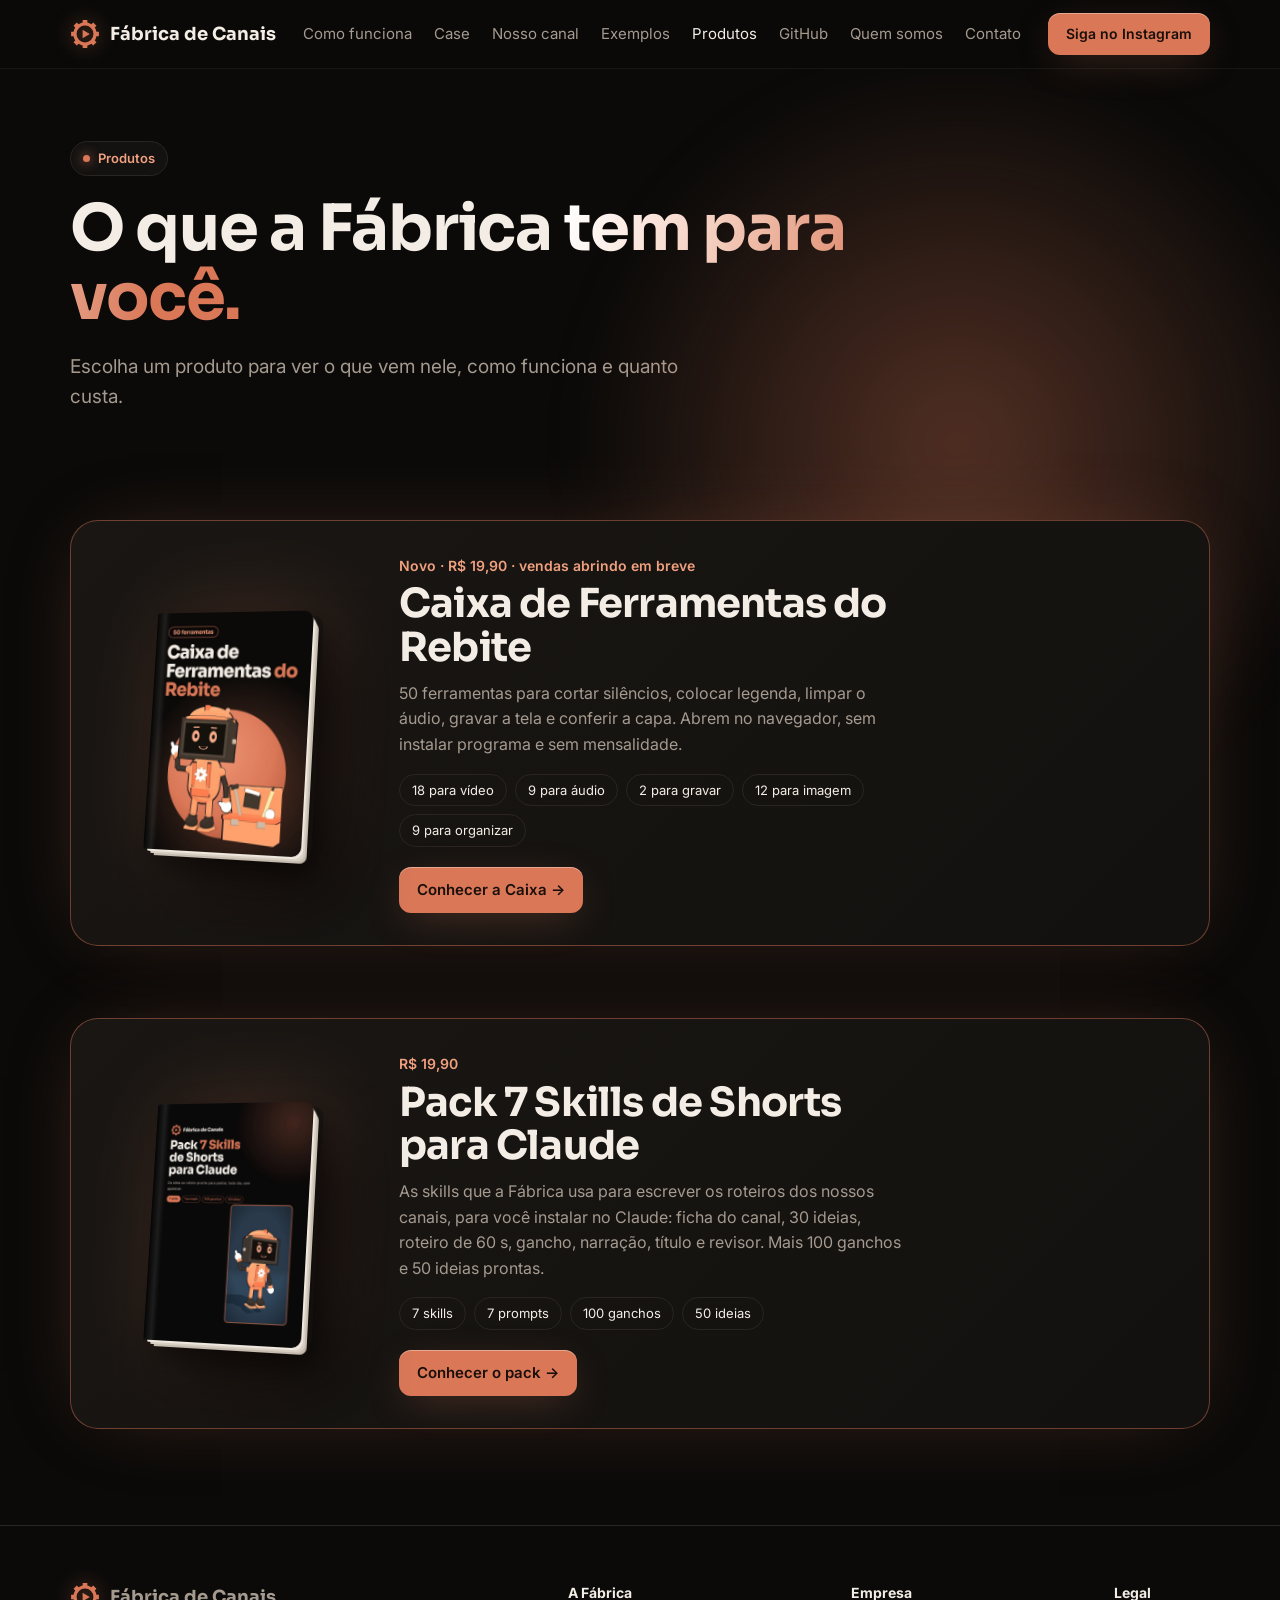
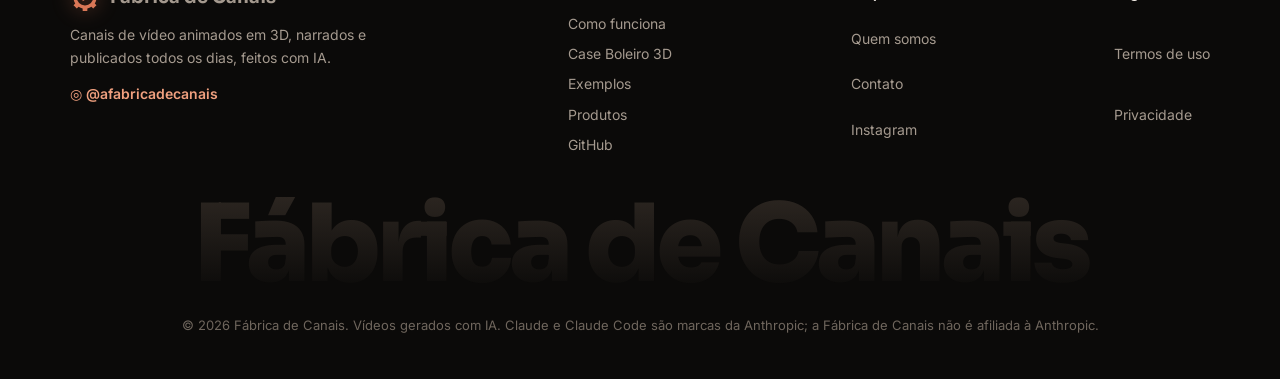
<file: produtos.html>
<!doctype html>
<html lang="pt-BR">
<head>
<meta charset="utf-8">
<meta name="viewport" content="width=device-width, initial-scale=1, viewport-fit=cover">
<title>Produtos — Fábrica de Canais</title>
<meta name="description" content="Os produtos da Fábrica de Canais: Pack 7 Skills de Shorts para Claude e Caixa de Ferramentas do Rebite, com 50 ferramentas para criar vídeo.">
<link rel="canonical" href="https://sparks-gamesstudio.github.io/fabrica-de-canais/produtos.html">
<meta name="theme-color" content="#0b0a09">
<meta property="og:type" content="website">
<meta property="og:locale" content="pt_BR">
<meta property="og:title" content="Produtos — Fábrica de Canais">
<meta property="og:description" content="Os produtos da Fábrica de Canais: Pack 7 Skills de Shorts para Claude e Caixa de Ferramentas do Rebite, com 50 ferramentas para criar vídeo.">
<meta property="og:image" content="https://sparks-gamesstudio.github.io/fabrica-de-canais/assets/caixa/og.jpg">
<meta property="og:image:width" content="1200">
<meta property="og:image:height" content="630">
<meta name="twitter:card" content="summary_large_image">
<link rel="preconnect" href="https://fonts.googleapis.com">
<link rel="preconnect" href="https://fonts.gstatic.com" crossorigin>
<link href="https://fonts.googleapis.com/css2?family=Sora:wght@500;600;700;800&family=Inter:wght@400;500;600&display=swap" rel="stylesheet">
<link rel="stylesheet" href="assets/site.css">
<link rel="icon" href="assets/simbolo.svg" type="image/svg+xml">
</head>
<body>

<nav aria-label="Principal">
  <div class="wrap">
    <a class="logo" href="index.html#topo"><img src="assets/simbolo.svg" alt="" width="30" height="30">Fábrica de Canais</a>
    <ul>
      <li><a href="index.html#como-funciona">Como funciona</a></li>
      <li><a href="index.html#case">Case</a></li>
      <li><a href="index.html#nosso-canal">Nosso canal</a></li>
      <li><a href="index.html#exemplos">Exemplos</a></li>
      <li><a href="produtos.html" aria-current="page">Produtos</a></li>
      <li><a href="github.html">GitHub</a></li>
      <li><a href="quem-somos.html">Quem somos</a></li>
      <li><a href="contato.html">Contato</a></li>
    </ul>
    <a class="btn btn-or" href="https://www.instagram.com/afabricadecanais/" target="_blank" rel="noopener"><span class="long">Siga no Instagram</span><span class="short">Instagram</span></a>
  </div>
</nav>

<main id="topo">
  <section class="hero" style="padding-bottom:10px;overflow-x:clip;overflow-y:visible">
    <div class="wrap">
      <span class="eyebrow">Produtos</span>
      <h1 style="max-width:900px">O que a Fábrica <span class="grad">tem para você.</span></h1>
      <p class="lead">Escolha um produto para ver o que vem nele, como funciona e quanto custa.</p>
    </div>
  </section>

  <section style="padding-top:30px">
    <div class="wrap" style="display:grid;gap:24px">
      <article class="case reveal">
        <div class="caderno caderno-p"><div class="livro"><img src="assets/produtos/caixa.jpg" alt="Capa da Caixa de Ferramentas do Rebite" width="744" height="1052"><span class="lombada"></span></div></div>
        <div class="case-body">
          <span class="case-handle">Novo · R$ 19,90 · vendas abrindo em breve</span>
          <h3>Caixa de Ferramentas do Rebite</h3>
          <p>50 ferramentas para cortar silêncios, colocar legenda, limpar o áudio, gravar a tela e conferir a capa. Abrem no navegador, sem instalar programa e sem mensalidade.</p>
          <ul class="case-tags"><li>18 para vídeo</li><li>9 para áudio</li><li>2 para gravar</li><li>12 para imagem</li><li>9 para organizar</li></ul>
          <div class="case-links">
            <a class="btn btn-or" href="caixa.html">Conhecer a Caixa →</a>
          </div>
        </div>
      </article>
      <article class="case reveal">
        <div class="caderno caderno-p"><div class="livro"><img src="assets/pack/capa.jpg" alt="Capa do Pack 7 Skills de Shorts para Claude" width="744" height="1052"><span class="lombada"></span></div></div>
        <div class="case-body">
          <span class="case-handle">R$ 19,90</span>
          <h3>Pack 7 Skills de Shorts para Claude</h3>
          <p>As skills que a Fábrica usa para escrever os roteiros dos nossos canais, para você instalar no Claude: ficha do canal, 30 ideias, roteiro de 60 s, gancho, narração, título e revisor. Mais 100 ganchos e 50 ideias prontas.</p>
          <ul class="case-tags"><li>7 skills</li><li>7 prompts</li><li>100 ganchos</li><li>50 ideias</li></ul>
          <div class="case-links">
            <a class="btn btn-or" href="skills.html">Conhecer o pack →</a>
          </div>
        </div>
      </article>
    </div>
  </section>

</main>

<footer>
  <div class="wrap">
    <div class="foot">
      <div><a class="logo" href="index.html#topo"><img src="assets/simbolo.svg" alt="" width="30" height="30">Fábrica de Canais</a><p style="max-width:320px;margin-top:12px">Canais de vídeo animados em 3D, narrados e publicados todos os dias, feitos com IA.</p><p style="margin-top:10px"><a href="https://www.instagram.com/afabricadecanais/" target="_blank" rel="noopener" style="color:var(--or2);font-weight:600">◎ @afabricadecanais</a></p></div>
      <div style="display:grid;gap:8px"><b style="color:var(--txt)">A Fábrica</b><a href="index.html#como-funciona">Como funciona</a><a href="index.html#case">Case Boleiro 3D</a><a href="index.html#exemplos">Exemplos</a><a href="produtos.html">Produtos</a><a href="github.html">GitHub</a></div>
      <div style="display:grid;gap:8px"><b style="color:var(--txt)">Empresa</b><a href="quem-somos.html">Quem somos</a><a href="contato.html">Contato</a><a href="https://www.instagram.com/afabricadecanais/" target="_blank" rel="noopener">Instagram</a></div>
      <div style="display:grid;gap:8px"><b style="color:var(--txt)">Legal</b><a href="termos.html">Termos de uso</a><a href="privacidade.html">Privacidade</a></div>
    </div>
    <div class="giant" aria-hidden="true">Fábrica de Canais</div>
    <p class="legal">© 2026 Fábrica de Canais. Vídeos gerados com IA. Claude e Claude Code são marcas da Anthropic; a Fábrica de Canais não é afiliada à Anthropic.</p>
  </div>
</footer>

<script>
  var io = new IntersectionObserver(function (es) { es.forEach(function (e) { if (e.isIntersecting) { e.target.classList.add('in'); io.unobserve(e.target); } }); }, { threshold: .12 });
  document.querySelectorAll('.reveal').forEach(function (el) { io.observe(el); });
</script>
</body>
</html>
</file>
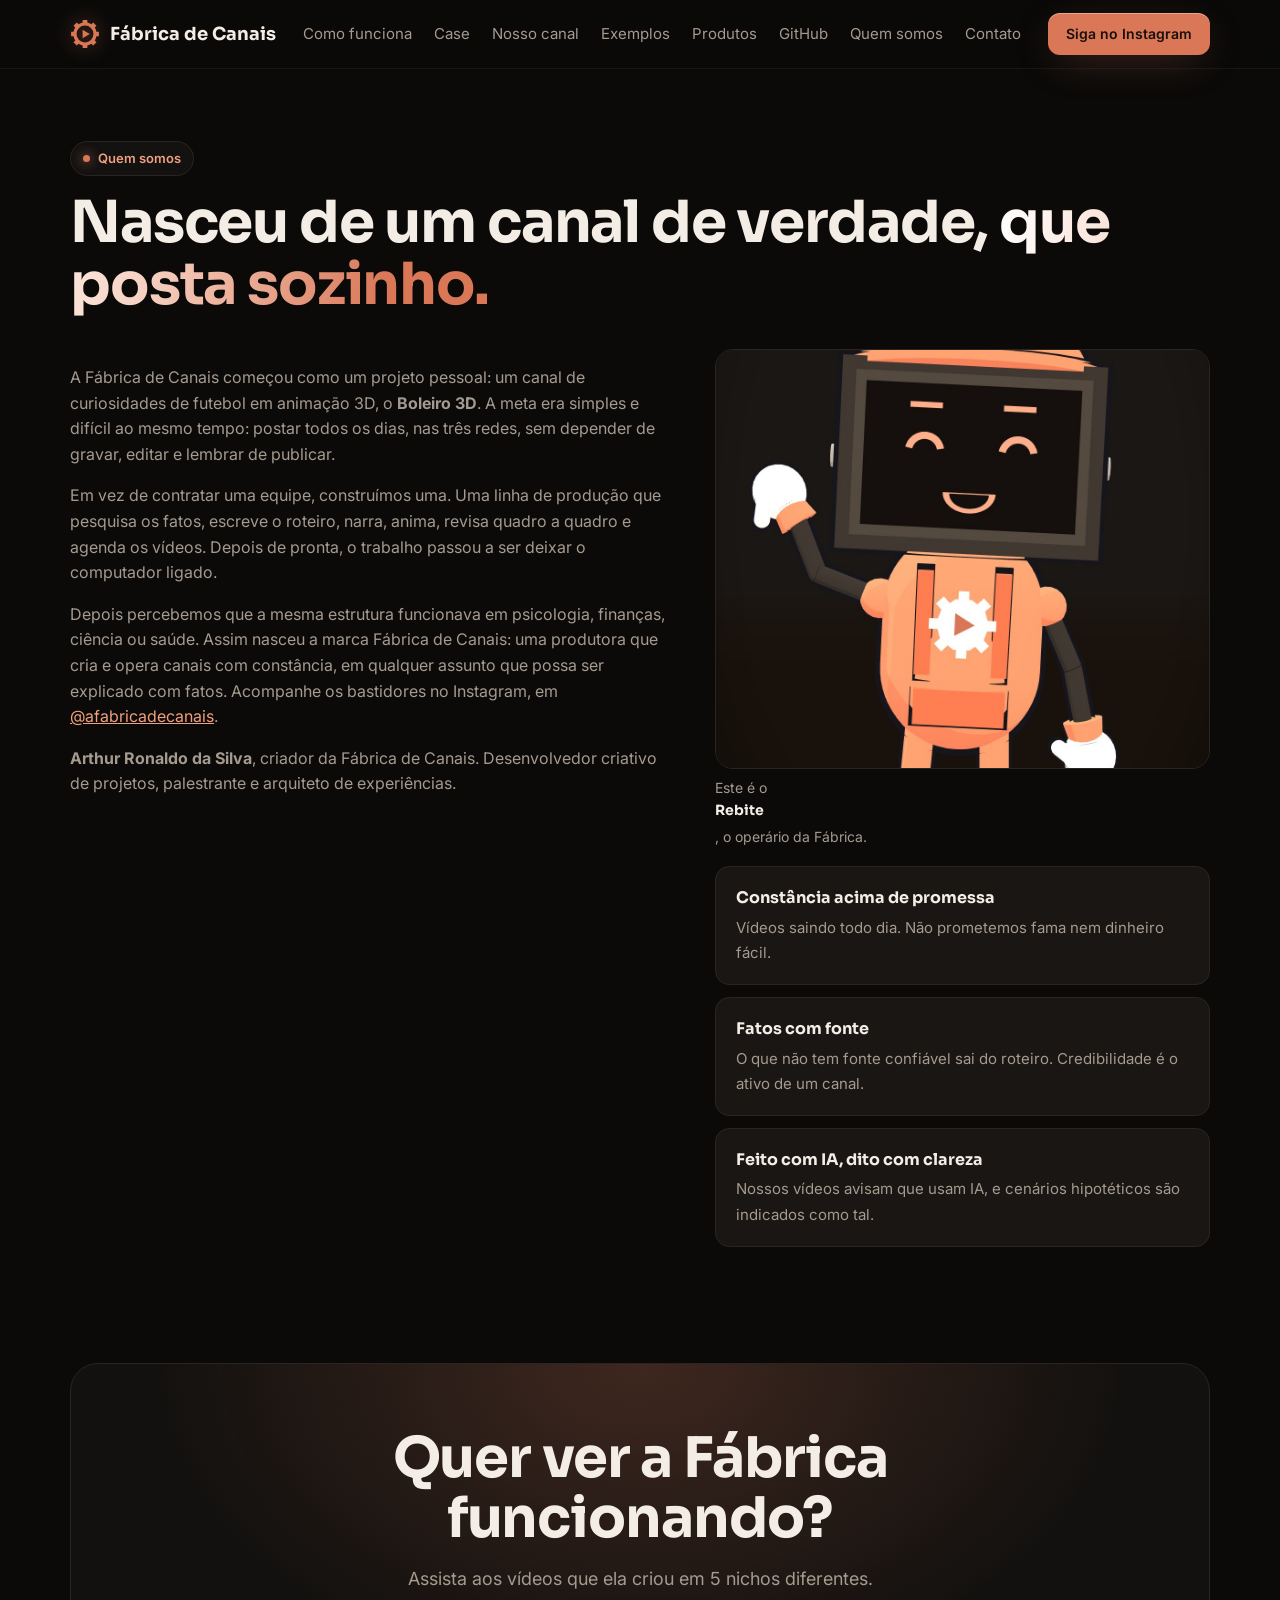
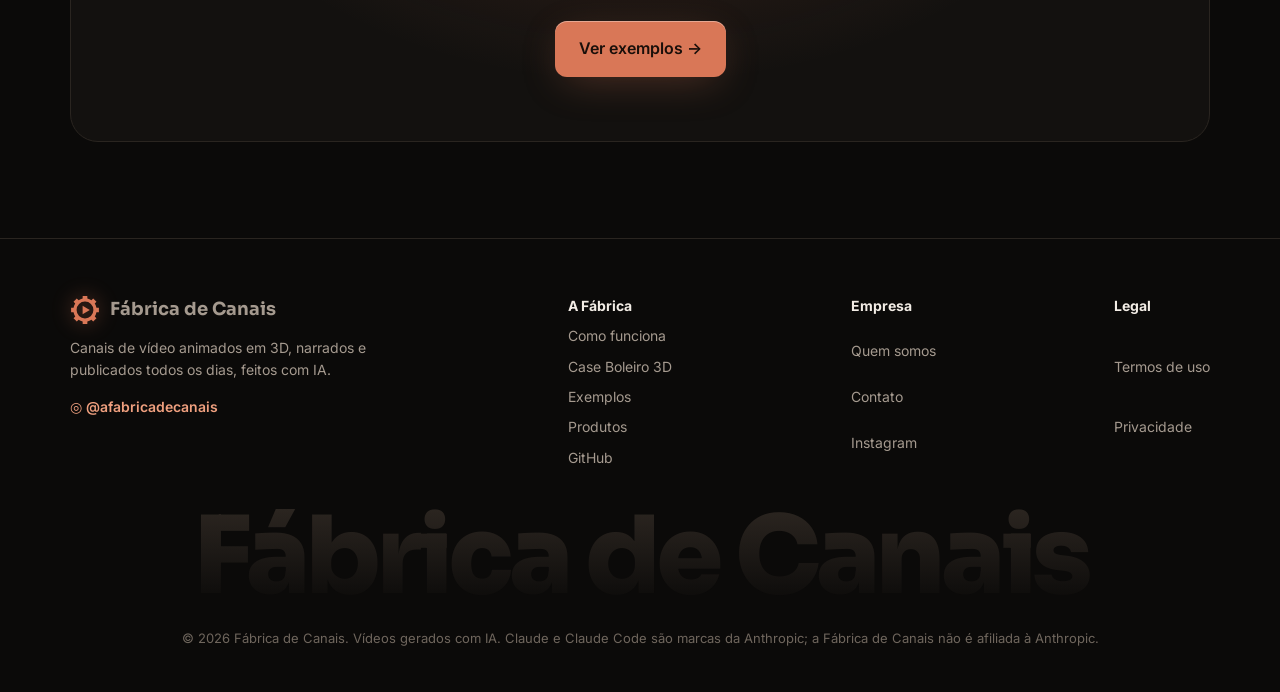
<file: quem-somos.html>
<!doctype html>
<html lang="pt-BR">
<head>
<meta charset="utf-8">
<meta name="viewport" content="width=device-width, initial-scale=1, viewport-fit=cover">
<title>Quem somos — Fábrica de Canais</title>
<meta name="description" content="A história da Fábrica de Canais: nasceu de um canal real que posta sozinho todos os dias e virou uma produtora de canais animados em 3D feitos com IA.">
<link rel="canonical" href="https://sparks-gamesstudio.github.io/fabrica-de-canais/quem-somos.html">
<meta name="theme-color" content="#0b0a09">
<meta property="og:type" content="website">
<meta property="og:locale" content="pt_BR">
<meta property="og:title" content="Quem somos — Fábrica de Canais">
<meta property="og:description" content="A história da Fábrica de Canais: nasceu de um canal real que posta sozinho todos os dias e virou uma produtora de canais animados em 3D feitos com IA.">
<meta property="og:image" content="https://sparks-gamesstudio.github.io/fabrica-de-canais/assets/og/quem-somos.jpg">
<meta property="og:image:width" content="1200">
<meta property="og:image:height" content="630">
<meta name="twitter:card" content="summary_large_image">
<link rel="preconnect" href="https://fonts.googleapis.com">
<link rel="preconnect" href="https://fonts.gstatic.com" crossorigin>
<link href="https://fonts.googleapis.com/css2?family=Sora:wght@500;600;700;800&family=Inter:wght@400;500;600&display=swap" rel="stylesheet">
<link rel="stylesheet" href="assets/site.css">
<link rel="icon" href="assets/simbolo.svg" type="image/svg+xml">
</head>
<body>

<nav aria-label="Principal">
  <div class="wrap">
    <a class="logo" href="index.html#topo"><img src="assets/simbolo.svg" alt="" width="30" height="30">Fábrica de Canais</a>
    <ul>
      <li><a href="index.html#como-funciona">Como funciona</a></li>
      <li><a href="index.html#case">Case</a></li>
      <li><a href="index.html#nosso-canal">Nosso canal</a></li>
      <li><a href="index.html#exemplos">Exemplos</a></li>
      <li><a href="produtos.html">Produtos</a></li>
      <li><a href="github.html">GitHub</a></li>
      <li><a href="quem-somos.html">Quem somos</a></li>
      <li><a href="contato.html">Contato</a></li>
    </ul>
    <a class="btn btn-or" href="https://www.instagram.com/afabricadecanais/" target="_blank" rel="noopener"><span class="long">Siga no Instagram</span><span class="short">Instagram</span></a>
  </div>
</nav>

<main>

  <section class="page-hero"><div class="wrap">
    <span class="eyebrow">Quem somos</span>
    <h1>Nasceu de um canal de verdade, <span class="grad">que posta sozinho.</span></h1>
  </div></section>
  <section style="padding-top:8px"><div class="wrap about">
    <div class="prose reveal">
      <p>A Fábrica de Canais começou como um projeto pessoal: um canal de curiosidades de futebol em animação 3D, o <b>Boleiro 3D</b>. A meta era simples e difícil ao mesmo tempo: postar todos os dias, nas três redes, sem depender de gravar, editar e lembrar de publicar.</p>
      <p>Em vez de contratar uma equipe, construímos uma. Uma linha de produção que pesquisa os fatos, escreve o roteiro, narra, anima, revisa quadro a quadro e agenda os vídeos. Depois de pronta, o trabalho passou a ser deixar o computador ligado.</p>
      <p>Depois percebemos que a mesma estrutura funcionava em psicologia, finanças, ciência ou saúde. Assim nasceu a marca Fábrica de Canais: uma produtora que cria e opera canais com constância, em qualquer assunto que possa ser explicado com fatos. Acompanhe os bastidores no Instagram, em <a href="https://www.instagram.com/afabricadecanais/" target="_blank" rel="noopener" style="color:var(--or2)">@afabricadecanais</a>.</p>
      <p><b>Arthur Ronaldo da Silva</b>, criador da Fábrica de Canais. Desenvolvedor criativo de projetos, palestrante e arquiteto de experiências.</p>
    </div>
    <div class="vals reveal">
      <figure style="margin:0 0 6px"><img src="assets/rebite.jpg" alt="Rebite, o robô operário mascote da Fábrica de Canais" style="width:100%;max-height:420px;object-fit:cover;border-radius:18px;border:1px solid var(--line)"><figcaption style="color:var(--mut);font-size:14px;margin-top:8px">Este é o <b style="color:var(--txt)">Rebite</b>, o operário da Fábrica.</figcaption></figure>
      <div><b>Constância acima de promessa</b><span>Vídeos saindo todo dia. Não prometemos fama nem dinheiro fácil.</span></div>
      <div><b>Fatos com fonte</b><span>O que não tem fonte confiável sai do roteiro. Credibilidade é o ativo de um canal.</span></div>
      <div><b>Feito com IA, dito com clareza</b><span>Nossos vídeos avisam que usam IA, e cenários hipotéticos são indicados como tal.</span></div>
      
    </div>
  </div></section>
  <section style="padding-top:20px"><div class="wrap"><div class="final reveal">
    <h2>Quer ver a Fábrica funcionando?</h2>
    <p class="lead" style="margin:0 auto 28px">Assista aos vídeos que ela criou em 5 nichos diferentes.</p>
    <a class="btn btn-or" href="index.html#exemplos">Ver exemplos →</a>
  </div></div></section>

</main>

<footer>
  <div class="wrap">
    <div class="foot">
      <div><a class="logo" href="index.html#topo"><img src="assets/simbolo.svg" alt="" width="30" height="30">Fábrica de Canais</a><p style="max-width:320px;margin-top:12px">Canais de vídeo animados em 3D, narrados e publicados todos os dias, feitos com IA.</p><p style="margin-top:10px"><a href="https://www.instagram.com/afabricadecanais/" target="_blank" rel="noopener" style="color:var(--or2);font-weight:600">◎ @afabricadecanais</a></p></div>
      <div style="display:grid;gap:8px"><b style="color:var(--txt)">A Fábrica</b><a href="index.html#como-funciona">Como funciona</a><a href="index.html#case">Case Boleiro 3D</a><a href="index.html#exemplos">Exemplos</a><a href="produtos.html">Produtos</a><a href="github.html">GitHub</a></div>
      <div style="display:grid;gap:8px"><b style="color:var(--txt)">Empresa</b><a href="quem-somos.html">Quem somos</a><a href="contato.html">Contato</a><a href="https://www.instagram.com/afabricadecanais/" target="_blank" rel="noopener">Instagram</a></div>
      <div style="display:grid;gap:8px"><b style="color:var(--txt)">Legal</b><a href="termos.html">Termos de uso</a><a href="privacidade.html">Privacidade</a></div>
    </div>
    <div class="giant" aria-hidden="true">Fábrica de Canais</div>
    <p class="legal">© 2026 Fábrica de Canais. Vídeos gerados com IA. Claude e Claude Code são marcas da Anthropic; a Fábrica de Canais não é afiliada à Anthropic.</p>
  </div>
</footer>

<script>
  var io = new IntersectionObserver(function (es) { es.forEach(function (e) { if (e.isIntersecting) { e.target.classList.add('in'); io.unobserve(e.target); } }); }, { threshold: .12 });
  document.querySelectorAll('.reveal').forEach(function (el) { io.observe(el); });
</script>
</body>
</html>
</file>
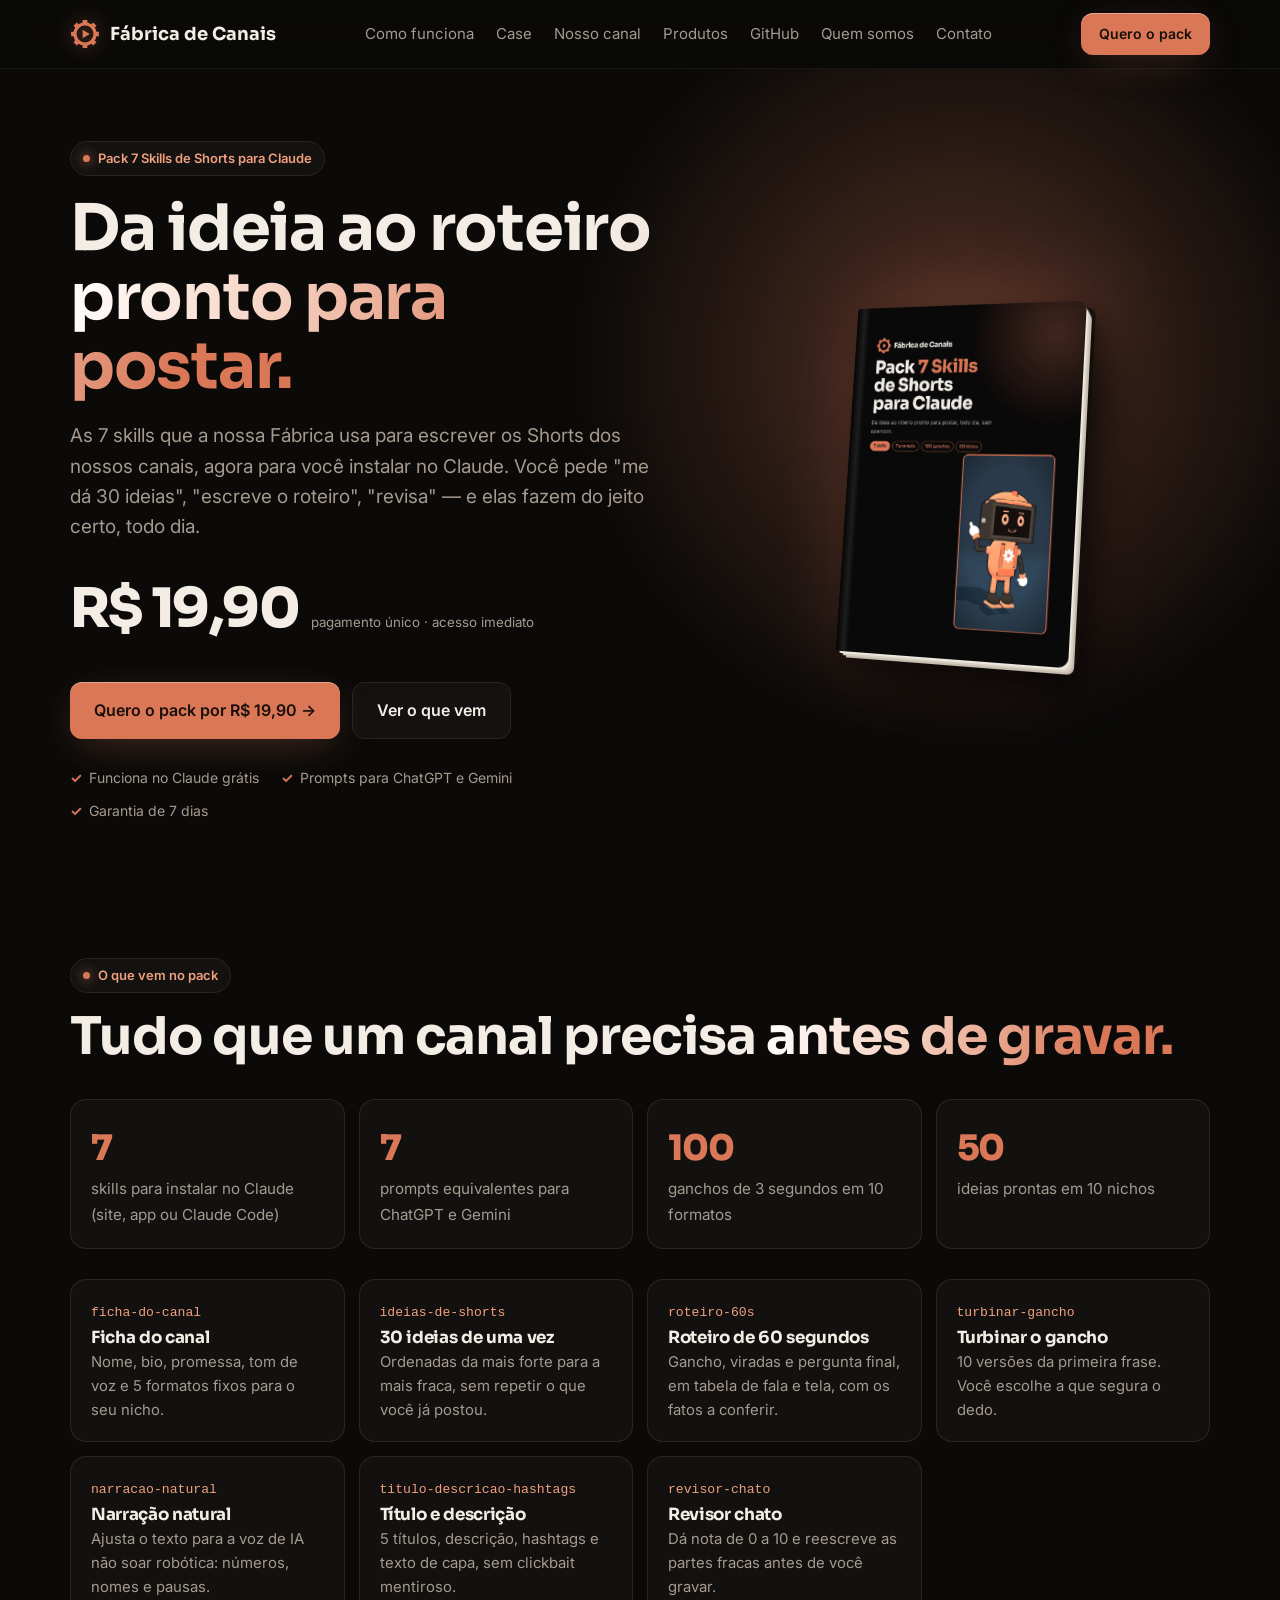
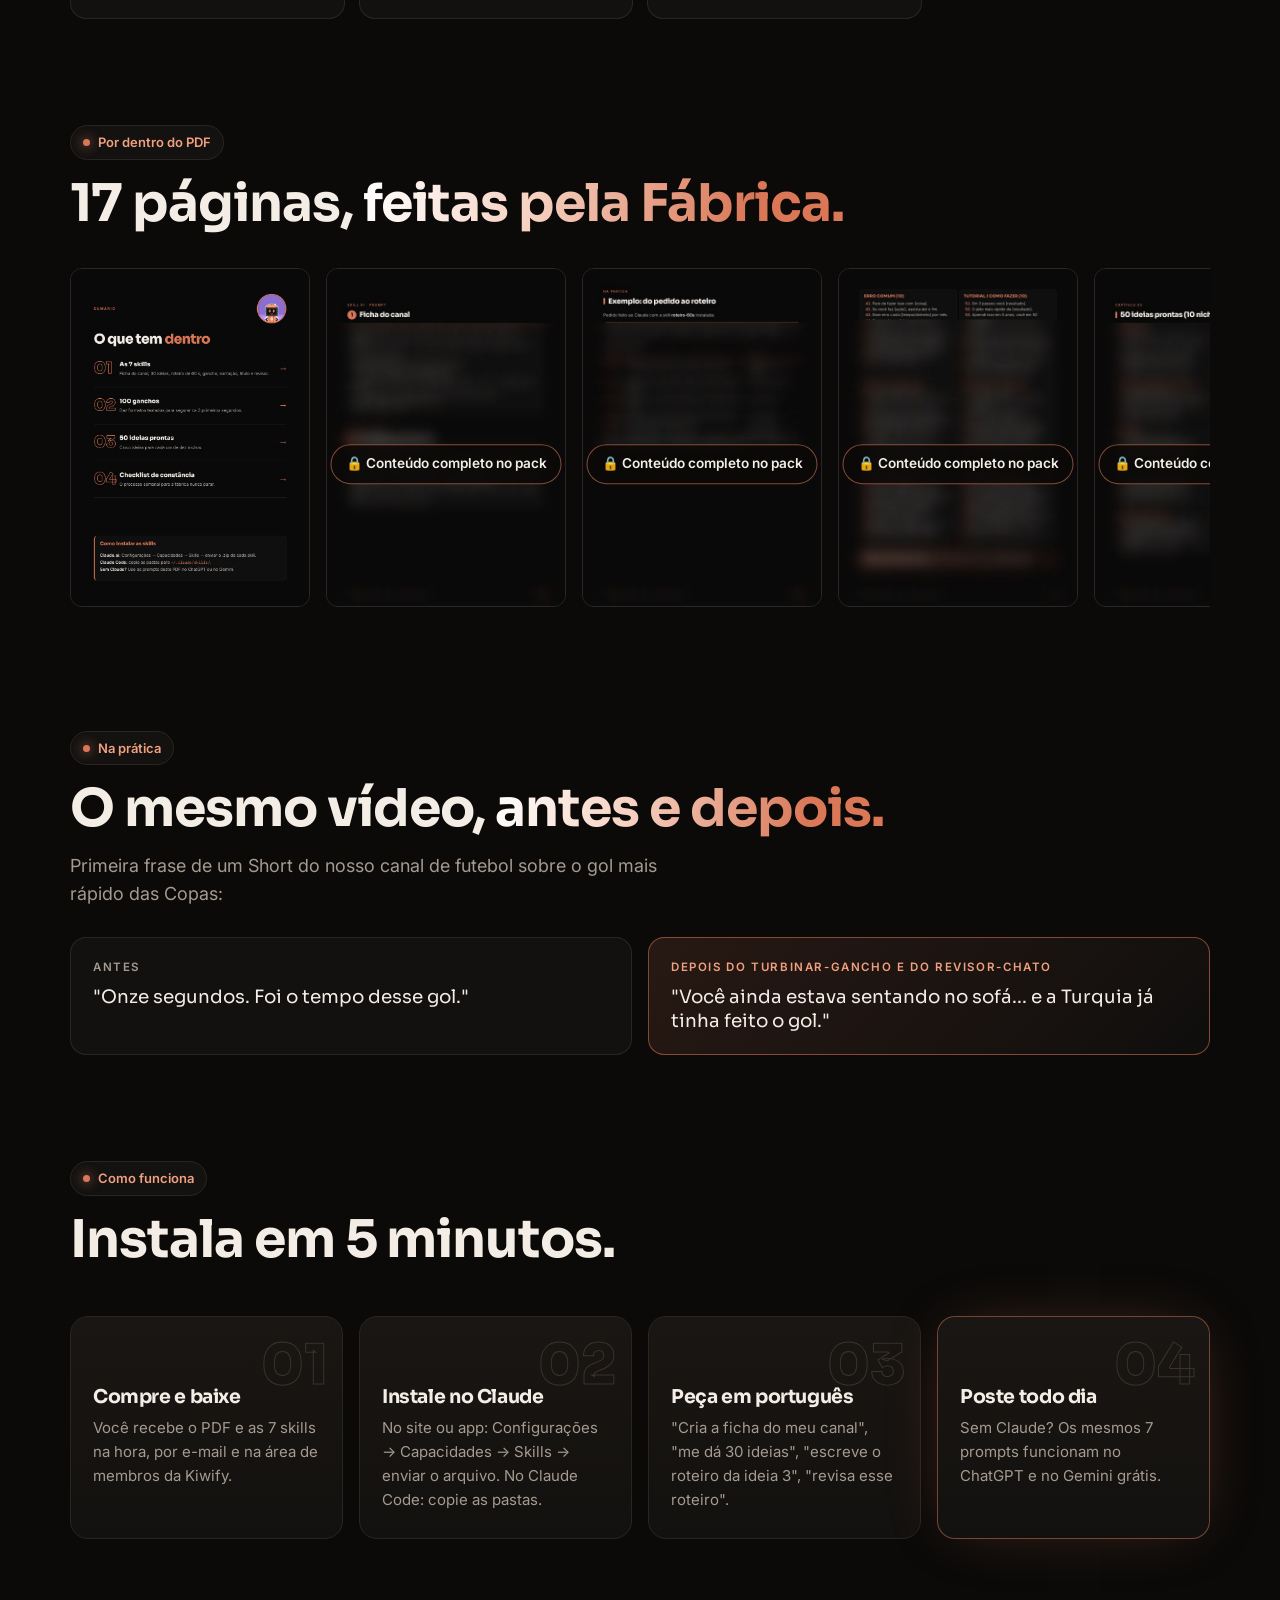
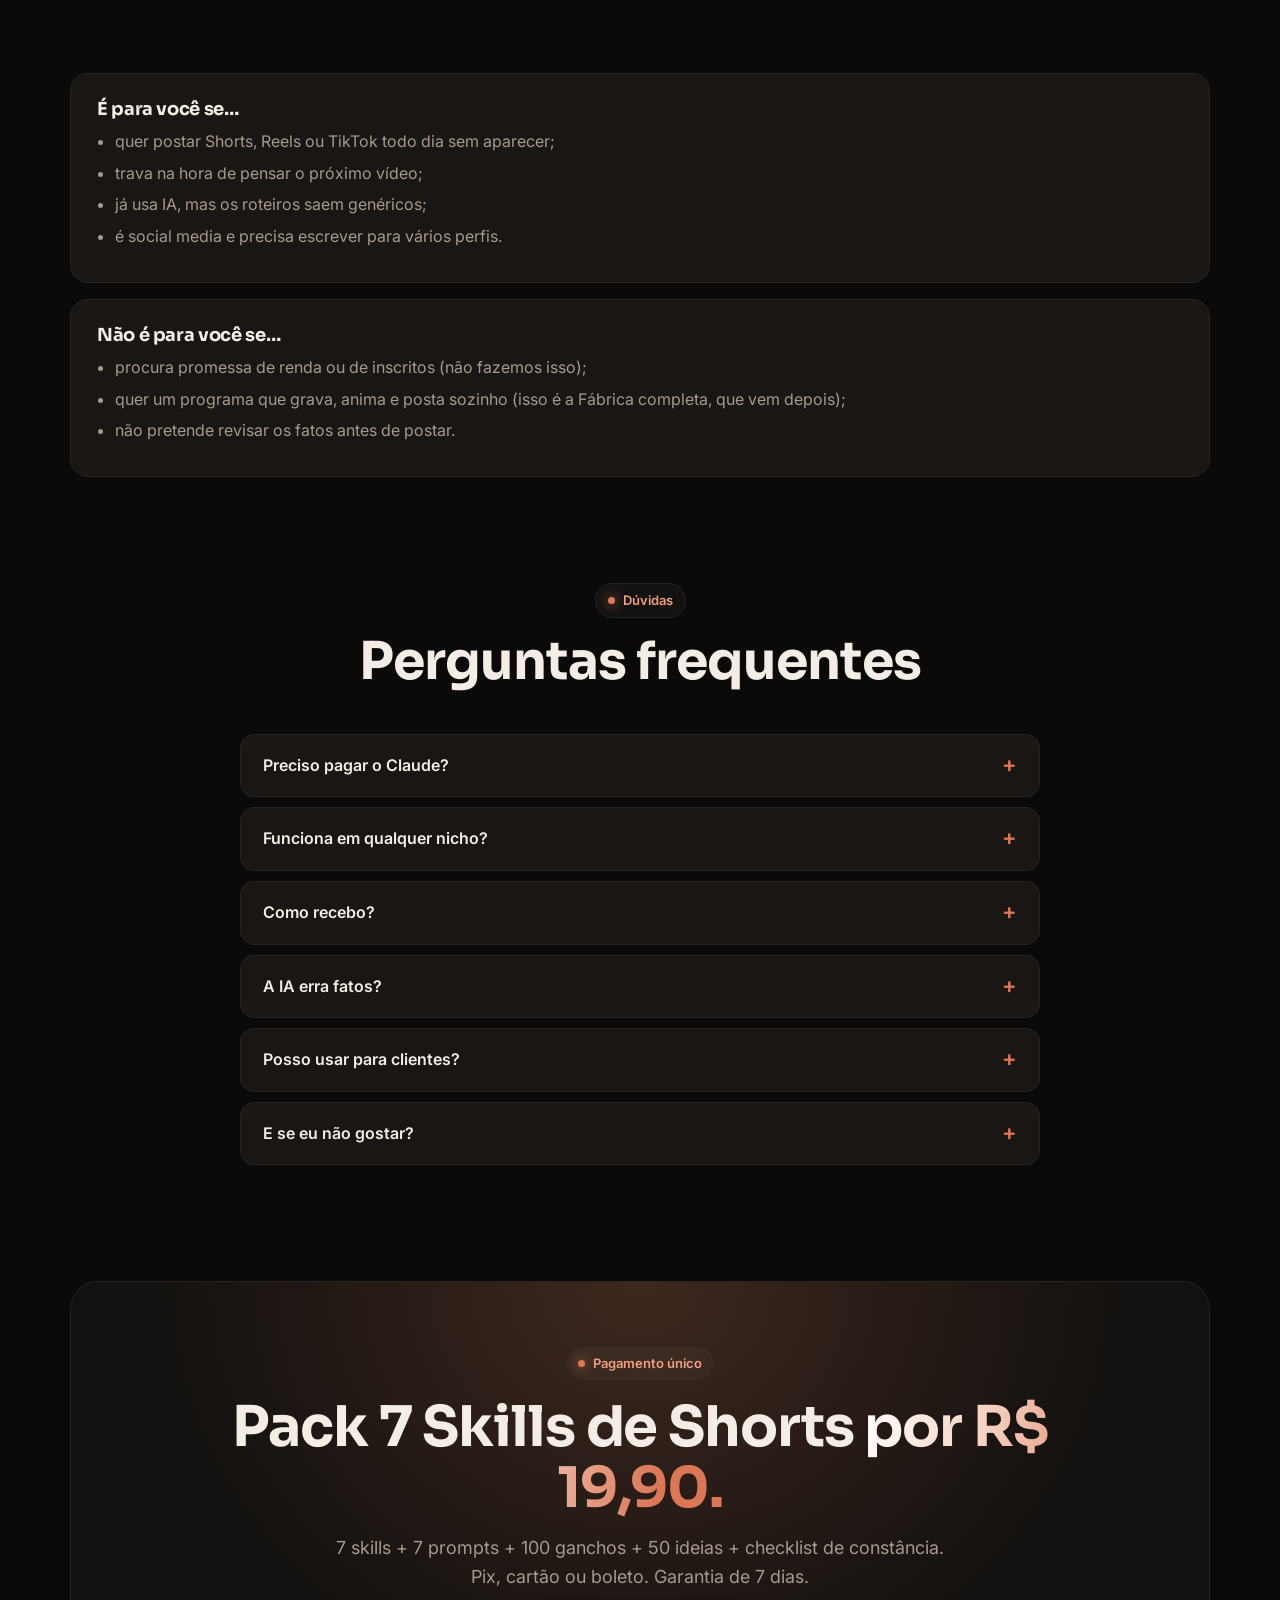
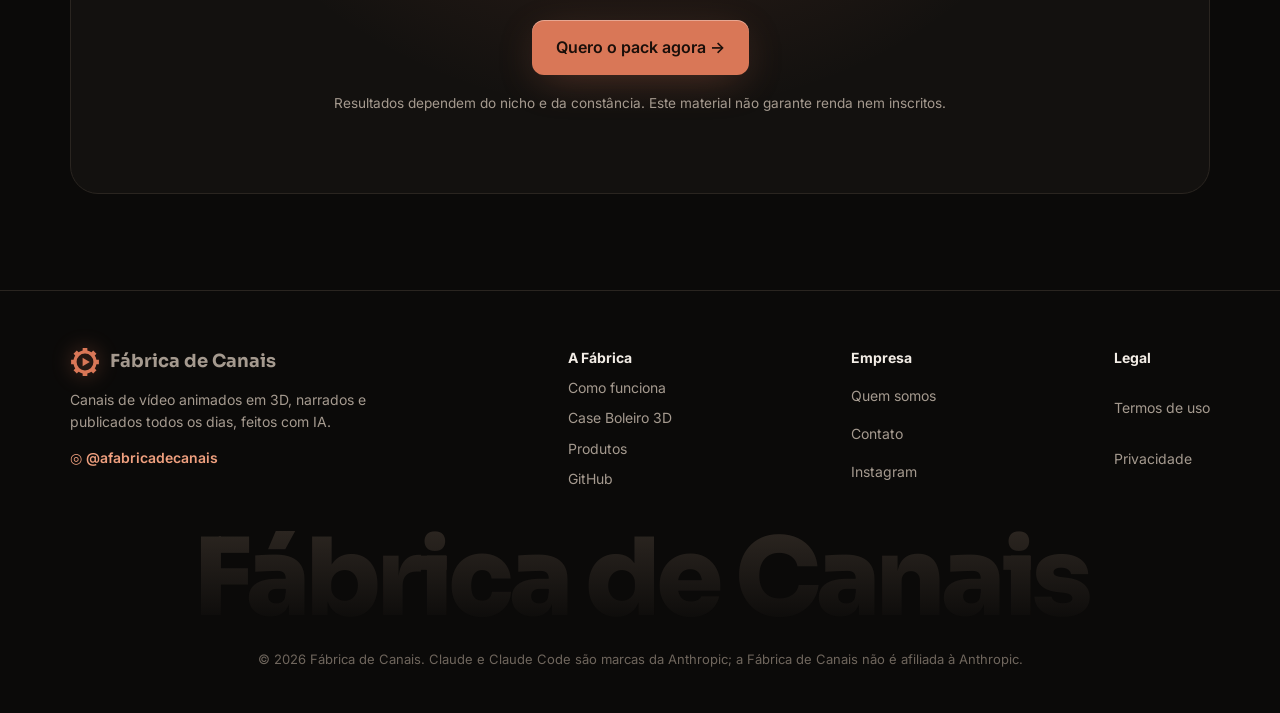
<file: skills.html>
<!doctype html>
<html lang="pt-BR">
<head>
<meta charset="utf-8">
<meta name="viewport" content="width=device-width, initial-scale=1, viewport-fit=cover">
<title>Pack 7 Skills de Shorts para Claude — Fábrica de Canais</title>
<meta name="description" content="7 skills para o Claude que levam você da ideia ao roteiro pronto para postar: ficha do canal, 30 ideias, roteiro de 60 s, gancho, narração, título e revisão. Mais 100 ganchos e 50 ideias. R$ 19,90.">
<link rel="canonical" href="https://sparks-gamesstudio.github.io/fabrica-de-canais/skills.html">
<meta name="robots" content="index, follow">
<meta name="theme-color" content="#0b0a09">
<meta property="og:type" content="product">
<meta property="og:locale" content="pt_BR">
<meta property="og:title" content="Pack 7 Skills de Shorts para Claude — R$ 19,90">
<meta property="og:description" content="Da ideia ao roteiro pronto para postar, todo dia, sem aparecer. 7 skills + 7 prompts + 100 ganchos + 50 ideias.">
<meta property="og:image" content="https://sparks-gamesstudio.github.io/fabrica-de-canais/assets/og/skills.jpg">
<meta property="og:image:width" content="1200">
<meta property="og:image:height" content="630">
<meta property="og:url" content="https://sparks-gamesstudio.github.io/fabrica-de-canais/skills.html">
<meta name="twitter:card" content="summary_large_image">
<link rel="preconnect" href="https://fonts.googleapis.com">
<link rel="preconnect" href="https://fonts.gstatic.com" crossorigin>
<link href="https://fonts.googleapis.com/css2?family=Sora:wght@500;600;700;800&family=Inter:wght@400;500;600&display=swap" rel="stylesheet">
<link rel="stylesheet" href="assets/site.css">
<link rel="icon" href="assets/simbolo.svg" type="image/svg+xml">
<style>
  .pk-hero{display:grid;grid-template-columns:1.1fr .9fr;gap:48px;align-items:center}
  .preco{display:flex;align-items:baseline;gap:12px;margin:22px 0 6px;flex-wrap:wrap}
  .preco b{font-family:Sora,sans-serif;font-size:clamp(2.4rem,6vw,3.4rem);font-weight:800;letter-spacing:-.03em;color:var(--txt)}
  .preco s{color:var(--mut)}
  .preco small{color:var(--mut)}
  .comprar[aria-disabled="true"]{opacity:.55;pointer-events:none}
  .aviso-breve{color:var(--mut);font-size:.9rem;margin-top:10px}
  .inclui{display:grid;grid-template-columns:repeat(4,1fr);gap:14px;margin-top:34px}
  .inclui div{border:1px solid rgba(255,255,255,.09);background:rgba(255,255,255,.03);border-radius:16px;padding:20px}
  .inclui b{display:block;font-family:Sora,sans-serif;font-size:2.2rem;font-weight:800;color:var(--or);letter-spacing:-.03em}
  .inclui span{color:var(--mut);font-size:.95rem}
  .skills-list{display:grid;grid-template-columns:repeat(auto-fit,minmax(230px,1fr));gap:14px;margin-top:30px}
  .skills-list div{border:1px solid rgba(255,255,255,.09);background:rgba(255,255,255,.03);border-radius:16px;padding:18px 20px}
  .skills-list code{font-size:.82rem;color:var(--or2)}
  .skills-list h3{margin:6px 0 4px;font-size:1.05rem}
  .skills-list p{color:var(--mut);font-size:.93rem;margin:0}
  .paginas{display:flex;gap:16px;overflow-x:auto;padding:8px 2px 18px;margin-top:28px;scroll-snap-type:x mandatory}
  .paginas img,.paginas figure{flex:none;width:min(240px,62vw);border-radius:12px;scroll-snap-align:start}
  .paginas>img{border:1px solid rgba(255,255,255,.12)}
  .paginas figure{position:relative;margin:0;overflow:hidden;border:1px solid rgba(255,255,255,.12)}
  .paginas figure img{width:100%;height:auto;border-radius:0}
  .paginas figcaption{position:absolute;left:50%;top:58%;transform:translate(-50%,-50%);white-space:nowrap;background:rgba(11,10,9,.85);border:1px solid rgba(217,119,87,.6);color:#F3EDE6;font-weight:600;font-size:.85rem;padding:8px 14px;border-radius:30px}
  .paginas img{height:auto}
  .antes-depois{display:grid;grid-template-columns:1fr 1fr;gap:16px;margin-top:28px}
  .antes-depois div{border-radius:16px;padding:20px 22px;border:1px solid rgba(255,255,255,.09);background:rgba(255,255,255,.03)}
  .antes-depois .depois{border-color:rgba(217,119,87,.55);background:linear-gradient(135deg,rgba(217,119,87,.14),rgba(255,255,255,.02))}
  .antes-depois small{display:block;font-weight:600;letter-spacing:.14em;text-transform:uppercase;font-size:.72rem;color:var(--mut);margin-bottom:8px}
  .antes-depois .depois small{color:var(--or2)}
  .antes-depois p{font-family:Sora,sans-serif;font-size:1.15rem;line-height:1.35;margin:0}
  .duas{display:grid;grid-template-columns:1fr 1fr;gap:16px;margin-top:28px}
  .duas ul{margin:10px 0 0;padding-left:1.1em;color:var(--mut)}
  .duas li{margin:6px 0}
  .pk-hero>*,.inclui>*,.skills-list>*,.antes-depois>*,.duas>*{min-width:0}
  .cta-row{flex-wrap:wrap}
  .paginas{max-width:100%}
  @media(max-width:900px){.pk-hero{grid-template-columns:1fr}.caderno .livro{width:200px}.inclui{grid-template-columns:repeat(2,1fr)}}
  @media(max-width:620px){.antes-depois,.duas{grid-template-columns:1fr}}
</style>
</head>
<body>

<nav aria-label="Principal">
  <div class="wrap">
    <a class="logo" href="index.html#topo"><img src="assets/simbolo.svg" alt="" width="30" height="30">Fábrica de Canais</a>
    <ul>
      <li><a href="index.html#como-funciona">Como funciona</a></li>
      <li><a href="index.html#case">Case</a></li>
      <li><a href="index.html#nosso-canal">Nosso canal</a></li>
      <li><a href="produtos.html">Produtos</a></li>
      <li><a href="github.html">GitHub</a></li>
      <li><a href="quem-somos.html">Quem somos</a></li>
      <li><a href="contato.html">Contato</a></li>
    </ul>
    <a class="btn btn-or comprar" href="#comprar"><span class="long">Quero o pack</span><span class="short">Comprar</span></a>
  </div>
</nav>

<main id="topo">
  <section class="hero">
    <div class="wrap pk-hero">
      <div>
        <span class="eyebrow">Pack 7 Skills de Shorts para Claude</span>
        <h1>Da ideia ao roteiro <span class="grad">pronto para postar.</span></h1>
        <p class="lead">As 7 skills que a nossa Fábrica usa para escrever os Shorts dos nossos canais, agora para você instalar no Claude. Você pede "me dá 30 ideias", "escreve o roteiro", "revisa" — e elas fazem do jeito certo, todo dia.</p>
        <div class="preco"><b>R$ 19,90</b><small>pagamento único · acesso imediato</small></div>
        <div class="cta-row">
          <a class="btn btn-or comprar" href="#comprar">Quero o pack por R$ 19,90 →</a>
          <a class="btn btn-gh" href="#o-que-vem">Ver o que vem</a>
        </div>
        <p class="aviso-breve" hidden>Vendas abrindo em breve. Siga <a href="https://www.instagram.com/afabricadecanais/" target="_blank" rel="noopener" style="color:var(--or2)">@afabricadecanais</a> para saber primeiro.</p>
        <div class="ticks"><span>Funciona no Claude grátis</span><span>Prompts para ChatGPT e Gemini</span><span>Garantia de 7 dias</span></div>
      </div>
      <div class="caderno" aria-hidden="false"><div class="livro"><img src="assets/pack/capa.jpg" alt="Capa do PDF Pack 7 Skills de Shorts para Claude, com o Rebite fazendo joinha" width="744" height="1052"><span class="lombada"></span></div></div>
    </div>
  </section>

  <section id="o-que-vem">
    <div class="wrap">
      <div class="reveal">
        <span class="eyebrow">O que vem no pack</span>
        <h2 class="h2">Tudo que um canal precisa <span class="grad">antes de gravar.</span></h2>
      </div>
      <div class="inclui reveal">
        <div><b>7</b><span>skills para instalar no Claude (site, app ou Claude Code)</span></div>
        <div><b>7</b><span>prompts equivalentes para ChatGPT e Gemini</span></div>
        <div><b>100</b><span>ganchos de 3 segundos em 10 formatos</span></div>
        <div><b>50</b><span>ideias prontas em 10 nichos</span></div>
      </div>
      <div class="skills-list reveal">
        <div><code>ficha-do-canal</code><h3>Ficha do canal</h3><p>Nome, bio, promessa, tom de voz e 5 formatos fixos para o seu nicho.</p></div>
        <div><code>ideias-de-shorts</code><h3>30 ideias de uma vez</h3><p>Ordenadas da mais forte para a mais fraca, sem repetir o que você já postou.</p></div>
        <div><code>roteiro-60s</code><h3>Roteiro de 60 segundos</h3><p>Gancho, viradas e pergunta final, em tabela de fala e tela, com os fatos a conferir.</p></div>
        <div><code>turbinar-gancho</code><h3>Turbinar o gancho</h3><p>10 versões da primeira frase. Você escolhe a que segura o dedo.</p></div>
        <div><code>narracao-natural</code><h3>Narração natural</h3><p>Ajusta o texto para a voz de IA não soar robótica: números, nomes e pausas.</p></div>
        <div><code>titulo-descricao-hashtags</code><h3>Título e descrição</h3><p>5 títulos, descrição, hashtags e texto de capa, sem clickbait mentiroso.</p></div>
        <div><code>revisor-chato</code><h3>Revisor chato</h3><p>Dá nota de 0 a 10 e reescreve as partes fracas antes de você gravar.</p></div>
      </div>
    </div>
  </section>

  <section style="padding-top:10px">
    <div class="wrap">
      <div class="reveal">
        <span class="eyebrow">Por dentro do PDF</span>
        <h2 class="h2">17 páginas, <span class="grad">feitas pela Fábrica.</span></h2>
      </div>
      <div class="paginas reveal" aria-label="Páginas do PDF">
        <img src="assets/pack/sumario.jpg" alt="Sumário do PDF" loading="lazy">
        <figure class="trava"><img src="assets/pack/skills.jpg" alt="Página com as skills e os prompts" loading="lazy"><figcaption>🔒 Conteúdo completo no pack</figcaption></figure>
        <figure class="trava"><img src="assets/pack/exemplo.jpg" alt="Página com um exemplo de roteiro" loading="lazy"><figcaption>🔒 Conteúdo completo no pack</figcaption></figure>
        <figure class="trava"><img src="assets/pack/ganchos.jpg" alt="Página com os 100 ganchos" loading="lazy"><figcaption>🔒 Conteúdo completo no pack</figcaption></figure>
        <figure class="trava"><img src="assets/pack/ideias.jpg" alt="Página com as 50 ideias" loading="lazy"><figcaption>🔒 Conteúdo completo no pack</figcaption></figure>
        <img src="assets/pack/contracapa.jpg" alt="Contracapa do PDF" loading="lazy">
      </div>
    </div>
  </section>

  <section style="padding-top:10px">
    <div class="wrap">
      <div class="reveal">
        <span class="eyebrow">Na prática</span>
        <h2 class="h2">O mesmo vídeo, <span class="grad">antes e depois.</span></h2>
        <p class="lead" style="margin-top:14px">Primeira frase de um Short do nosso canal de futebol sobre o gol mais rápido das Copas:</p>
      </div>
      <div class="antes-depois reveal">
        <div><small>Antes</small><p>"Onze segundos. Foi o tempo desse gol."</p></div>
        <div class="depois"><small>Depois do turbinar-gancho e do revisor-chato</small><p>"Você ainda estava sentando no sofá... e a Turquia já tinha feito o gol."</p></div>
      </div>
    </div>
  </section>

  <section style="padding-top:10px">
    <div class="wrap">
      <div class="reveal">
        <span class="eyebrow">Como funciona</span>
        <h2 class="h2">Instala em 5 minutos.</h2>
      </div>
      <div class="steps">
        <div class="step reveal"><h3>Compre e baixe</h3><p>Você recebe o PDF e as 7 skills na hora, por e-mail e na área de membros da Kiwify.</p></div>
        <div class="step reveal"><h3>Instale no Claude</h3><p>No site ou app: Configurações → Capacidades → Skills → enviar o arquivo. No Claude Code: copie as pastas.</p></div>
        <div class="step reveal"><h3>Peça em português</h3><p>"Cria a ficha do meu canal", "me dá 30 ideias", "escreve o roteiro da ideia 3", "revisa esse roteiro".</p></div>
        <div class="step reveal"><h3>Poste todo dia</h3><p>Sem Claude? Os mesmos 7 prompts funcionam no ChatGPT e no Gemini grátis.</p></div>
      </div>
    </div>
  </section>

  <section style="padding-top:10px">
    <div class="wrap">
      <div class="duas">
        <div class="bx reveal"><h3>É para você se…</h3><ul><li>quer postar Shorts, Reels ou TikTok todo dia sem aparecer;</li><li>trava na hora de pensar o próximo vídeo;</li><li>já usa IA, mas os roteiros saem genéricos;</li><li>é social media e precisa escrever para vários perfis.</li></ul></div>
        <div class="bx reveal"><h3>Não é para você se…</h3><ul><li>procura promessa de renda ou de inscritos (não fazemos isso);</li><li>quer um programa que grava, anima e posta sozinho (isso é a Fábrica completa, que vem depois);</li><li>não pretende revisar os fatos antes de postar.</li></ul></div>
      </div>
    </div>
  </section>

  <section style="padding-top:10px">
    <div class="wrap">
      <div class="reveal" style="text-align:center">
        <span class="eyebrow">Dúvidas</span>
        <h2 class="h2">Perguntas frequentes</h2>
      </div>
      <div class="faq reveal">
        <details><summary>Preciso pagar o Claude?</summary><p>Não. As skills funcionam no plano grátis do Claude.ai. E os prompts do PDF funcionam no ChatGPT e no Gemini grátis.</p></details>
        <details><summary>Funciona em qualquer nicho?</summary><p>Sim. A ficha do canal adapta tudo ao seu tema. O PDF traz ideias prontas para 10 nichos.</p></details>
        <details><summary>Como recebo?</summary><p>Na hora, pela Kiwify: um .zip com o PDF, o guia de instalação e as 7 skills em duas versões (Claude.ai e Claude Code).</p></details>
        <details><summary>A IA erra fatos?</summary><p>Pode errar. Por isso o roteiro sempre lista os fatos a conferir e o revisor aponta o que parece duvidoso.</p></details>
        <details><summary>Posso usar para clientes?</summary><p>Pode usar as skills no trabalho para clientes. Só não pode revender ou compartilhar o pack.</p></details>
        <details><summary>E se eu não gostar?</summary><p>Garantia de 7 dias pela Kiwify: você pede o reembolso direto na plataforma, sem precisar explicar.</p></details>
      </div>
    </div>
  </section>

  <section id="comprar" style="padding-top:20px">
    <div class="wrap">
      <div class="final reveal">
        <span class="eyebrow">Pagamento único</span>
        <h2 style="margin-top:16px">Pack 7 Skills de Shorts <span class="grad">por R$ 19,90.</span></h2>
        <p class="lead" style="margin:0 auto 28px">7 skills + 7 prompts + 100 ganchos + 50 ideias + checklist de constância. Pix, cartão ou boleto. Garantia de 7 dias.</p>
        <a class="btn btn-or comprar" href="#comprar">Quero o pack agora →</a>
        <p class="aviso-breve" hidden>Vendas abrindo em breve. Siga <a href="https://www.instagram.com/afabricadecanais/" target="_blank" rel="noopener" style="color:var(--or2)">@afabricadecanais</a> para saber primeiro.</p>
        <p style="color:var(--mut);font-size:.85rem;margin-top:18px">Resultados dependem do nicho e da constância. Este material não garante renda nem inscritos.</p>
      </div>
    </div>
  </section>
</main>

<footer>
  <div class="wrap">
    <div class="foot">
      <div><a class="logo" href="index.html#topo"><img src="assets/simbolo.svg" alt="" width="30" height="30">Fábrica de Canais</a><p style="max-width:320px;margin-top:12px">Canais de vídeo animados em 3D, narrados e publicados todos os dias, feitos com IA.</p><p style="margin-top:10px"><a href="https://www.instagram.com/afabricadecanais/" target="_blank" rel="noopener" style="color:var(--or2);font-weight:600">◎ @afabricadecanais</a></p></div>
      <div style="display:grid;gap:8px"><b style="color:var(--txt)">A Fábrica</b><a href="index.html#como-funciona">Como funciona</a><a href="index.html#case">Case Boleiro 3D</a><a href="produtos.html">Produtos</a><a href="github.html">GitHub</a></div>
      <div style="display:grid;gap:8px"><b style="color:var(--txt)">Empresa</b><a href="quem-somos.html">Quem somos</a><a href="contato.html">Contato</a><a href="https://www.instagram.com/afabricadecanais/" target="_blank" rel="noopener">Instagram</a></div>
      <div style="display:grid;gap:8px"><b style="color:var(--txt)">Legal</b><a href="termos.html">Termos de uso</a><a href="privacidade.html">Privacidade</a></div>
    </div>
    <div class="giant" aria-hidden="true">Fábrica de Canais</div>
    <p class="legal">© 2026 Fábrica de Canais. Claude e Claude Code são marcas da Anthropic; a Fábrica de Canais não é afiliada à Anthropic.</p>
  </div>
</footer>

<script>
  // ÚNICO lugar para colar o link do checkout da Kiwify. Vazio = botões mostram "em breve".
  var KIWIFY = "https://pay.kiwify.com.br/GxCUqZm";
  document.querySelectorAll('.comprar').forEach(function (a) {
    if (KIWIFY) { a.href = KIWIFY; a.target = '_blank'; a.rel = 'noopener'; }
    else if (!a.closest('nav')) { a.setAttribute('aria-disabled', 'true'); a.textContent = 'Vendas abrindo em breve'; }
  });
  if (!KIWIFY) document.querySelectorAll('.aviso-breve').forEach(function (p) { p.hidden = false; });
  var io = new IntersectionObserver(function (es) { es.forEach(function (e) { if (e.isIntersecting) { e.target.classList.add('in'); io.unobserve(e.target); } }); }, { threshold: .12 });
  document.querySelectorAll('.reveal').forEach(function (el) { io.observe(el); });
</script>
</body>
</html>
</file>
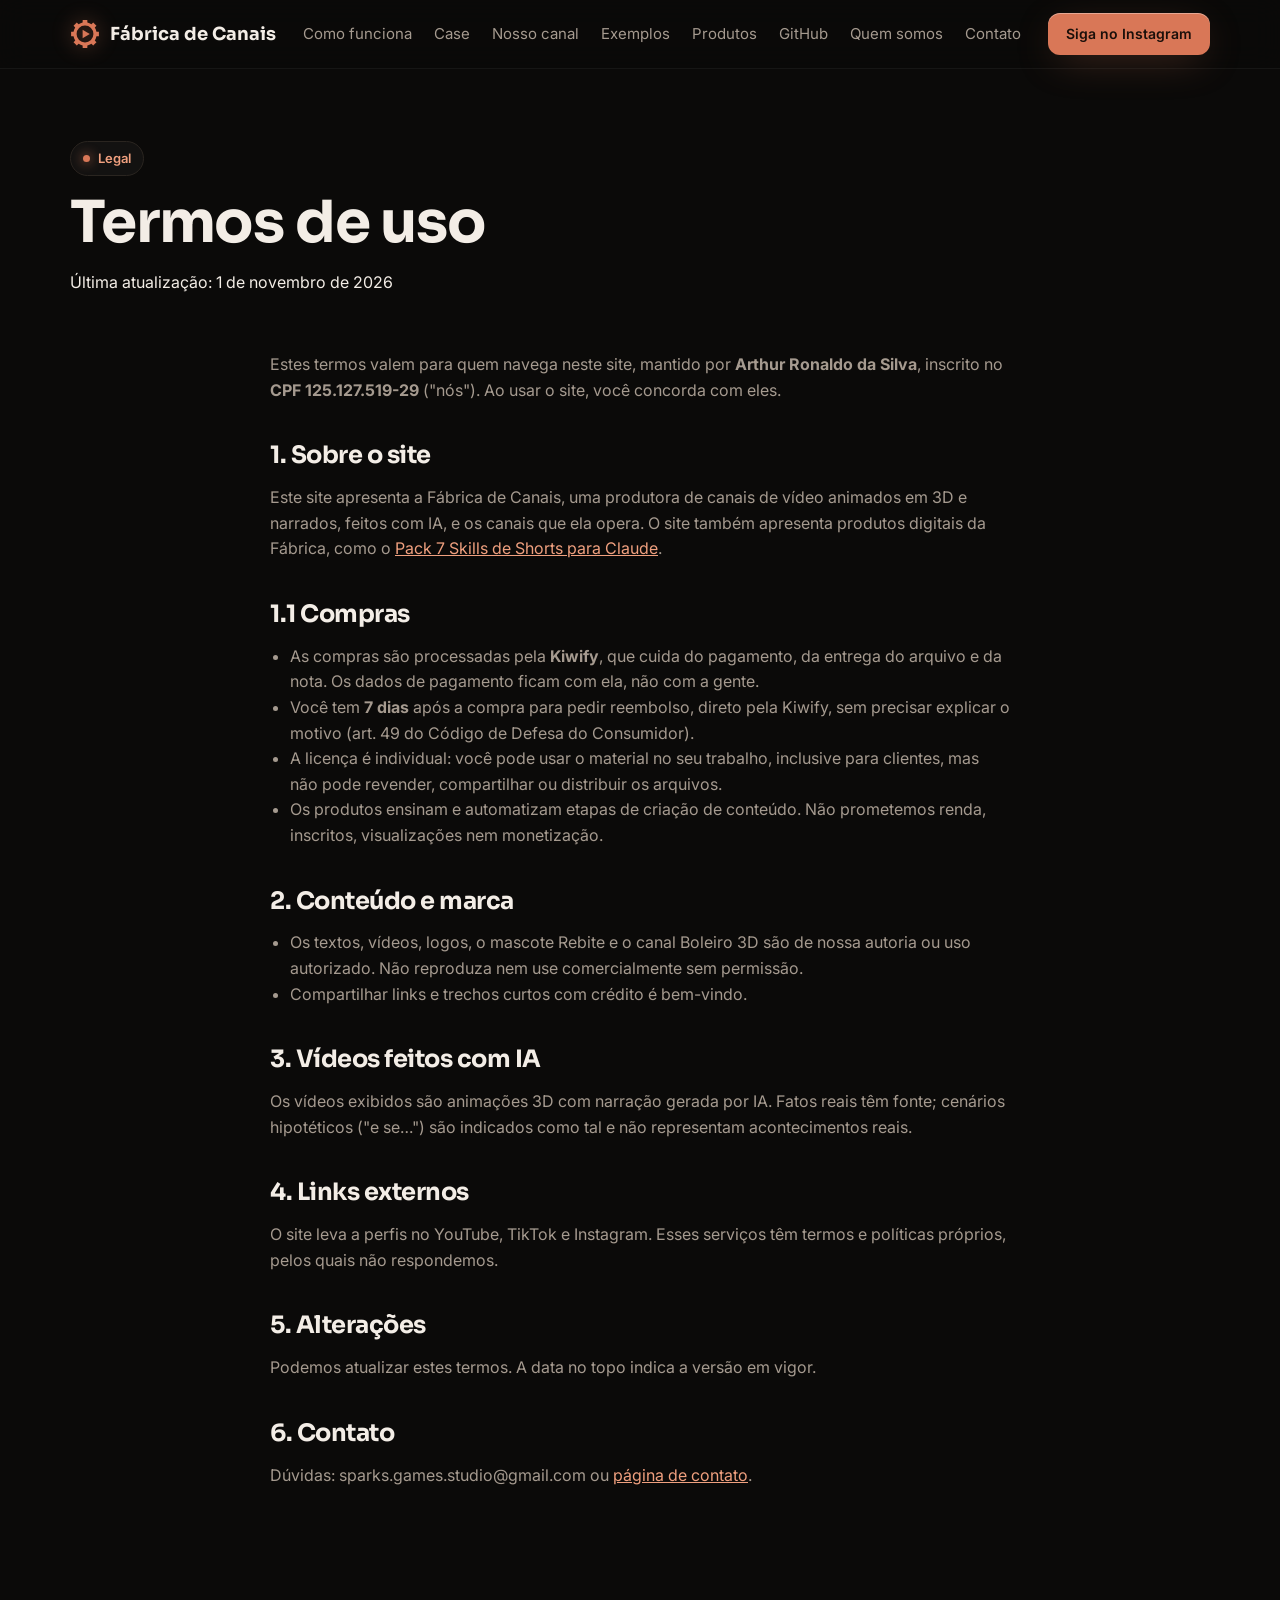
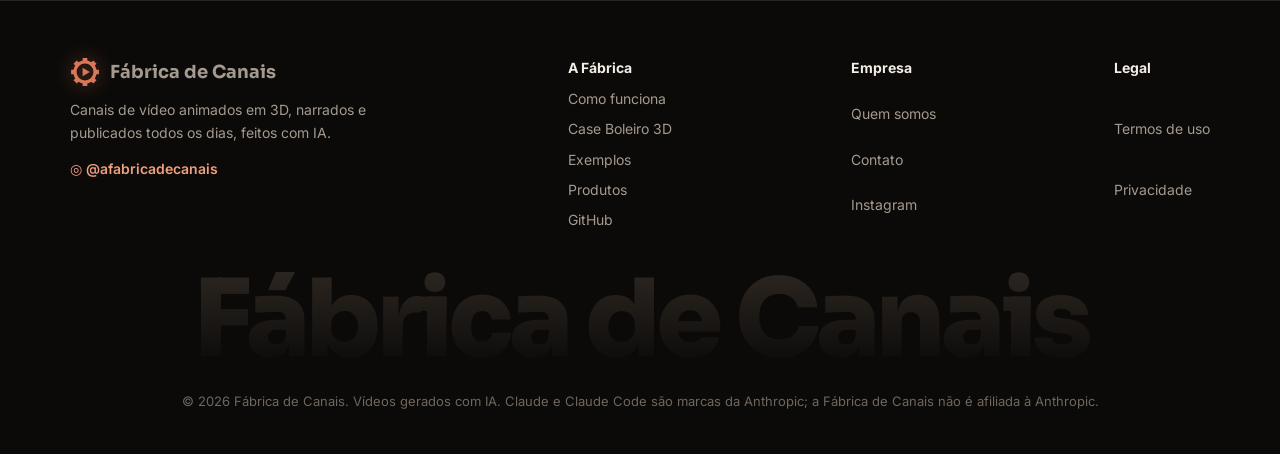
<file: termos.html>
<!doctype html>
<html lang="pt-BR">
<head>
<meta charset="utf-8">
<meta name="viewport" content="width=device-width, initial-scale=1, viewport-fit=cover">
<title>Termos de uso — Fábrica de Canais</title>
<meta name="description" content="Termos de uso do site da Fábrica de Canais.">
<link rel="canonical" href="https://sparks-gamesstudio.github.io/fabrica-de-canais/termos.html">
<meta name="theme-color" content="#0b0a09">
<meta property="og:type" content="website">
<meta property="og:locale" content="pt_BR">
<meta property="og:title" content="Termos de uso — Fábrica de Canais">
<meta property="og:description" content="Termos de uso do site da Fábrica de Canais.">
<meta property="og:image" content="https://sparks-gamesstudio.github.io/fabrica-de-canais/assets/og.jpg">
<meta property="og:image:width" content="1200">
<meta property="og:image:height" content="630">
<meta name="twitter:card" content="summary_large_image">
<link rel="preconnect" href="https://fonts.googleapis.com">
<link rel="preconnect" href="https://fonts.gstatic.com" crossorigin>
<link href="https://fonts.googleapis.com/css2?family=Sora:wght@500;600;700;800&family=Inter:wght@400;500;600&display=swap" rel="stylesheet">
<link rel="stylesheet" href="assets/site.css">
<link rel="icon" href="assets/simbolo.svg" type="image/svg+xml">
</head>
<body>

<nav aria-label="Principal">
  <div class="wrap">
    <a class="logo" href="index.html#topo"><img src="assets/simbolo.svg" alt="" width="30" height="30">Fábrica de Canais</a>
    <ul>
      <li><a href="index.html#como-funciona">Como funciona</a></li>
      <li><a href="index.html#case">Case</a></li>
      <li><a href="index.html#nosso-canal">Nosso canal</a></li>
      <li><a href="index.html#exemplos">Exemplos</a></li>
      <li><a href="produtos.html">Produtos</a></li>
      <li><a href="github.html">GitHub</a></li>
      <li><a href="quem-somos.html">Quem somos</a></li>
      <li><a href="contato.html">Contato</a></li>
    </ul>
    <a class="btn btn-or" href="https://www.instagram.com/afabricadecanais/" target="_blank" rel="noopener"><span class="long">Siga no Instagram</span><span class="short">Instagram</span></a>
  </div>
</nav>

<main>

  <section class="page-hero"><div class="wrap">
    <span class="eyebrow">Legal</span>
    <h1>Termos de uso</h1>
    <p class="upd">Última atualização: 1 de novembro de 2026</p>
  </div></section>
  <section style="padding-top:0"><div class="wrap prose">
    <p>Estes termos valem para quem navega neste site, mantido por <b>Arthur Ronaldo da Silva</b>, inscrito no <b>CPF 125.127.519-29</b> ("nós"). Ao usar o site, você concorda com eles.</p>

    <h2>1. Sobre o site</h2>
    <p>Este site apresenta a Fábrica de Canais, uma produtora de canais de vídeo animados em 3D e narrados, feitos com IA, e os canais que ela opera. O site também apresenta produtos digitais da Fábrica, como o <a href="skills.html">Pack 7 Skills de Shorts para Claude</a>.</p>

    <h2>1.1 Compras</h2>
    <ul>
      <li>As compras são processadas pela <b>Kiwify</b>, que cuida do pagamento, da entrega do arquivo e da nota. Os dados de pagamento ficam com ela, não com a gente.</li>
      <li>Você tem <b>7 dias</b> após a compra para pedir reembolso, direto pela Kiwify, sem precisar explicar o motivo (art. 49 do Código de Defesa do Consumidor).</li>
      <li>A licença é individual: você pode usar o material no seu trabalho, inclusive para clientes, mas não pode revender, compartilhar ou distribuir os arquivos.</li>
      <li>Os produtos ensinam e automatizam etapas de criação de conteúdo. Não prometemos renda, inscritos, visualizações nem monetização.</li>
    </ul>

    <h2>2. Conteúdo e marca</h2>
    <ul>
      <li>Os textos, vídeos, logos, o mascote Rebite e o canal Boleiro 3D são de nossa autoria ou uso autorizado. Não reproduza nem use comercialmente sem permissão.</li>
      <li>Compartilhar links e trechos curtos com crédito é bem-vindo.</li>
    </ul>

    <h2>3. Vídeos feitos com IA</h2>
    <p>Os vídeos exibidos são animações 3D com narração gerada por IA. Fatos reais têm fonte; cenários hipotéticos ("e se…") são indicados como tal e não representam acontecimentos reais.</p>

    <h2>4. Links externos</h2>
    <p>O site leva a perfis no YouTube, TikTok e Instagram. Esses serviços têm termos e políticas próprios, pelos quais não respondemos.</p>

    <h2>5. Alterações</h2>
    <p>Podemos atualizar estes termos. A data no topo indica a versão em vigor.</p>

    <h2>6. Contato</h2>
    <p>Dúvidas: sparks.games.studio@gmail.com ou <a href="contato.html" style="color:var(--or2)">página de contato</a>.</p>
  </div></section>

</main>

<footer>
  <div class="wrap">
    <div class="foot">
      <div><a class="logo" href="index.html#topo"><img src="assets/simbolo.svg" alt="" width="30" height="30">Fábrica de Canais</a><p style="max-width:320px;margin-top:12px">Canais de vídeo animados em 3D, narrados e publicados todos os dias, feitos com IA.</p><p style="margin-top:10px"><a href="https://www.instagram.com/afabricadecanais/" target="_blank" rel="noopener" style="color:var(--or2);font-weight:600">◎ @afabricadecanais</a></p></div>
      <div style="display:grid;gap:8px"><b style="color:var(--txt)">A Fábrica</b><a href="index.html#como-funciona">Como funciona</a><a href="index.html#case">Case Boleiro 3D</a><a href="index.html#exemplos">Exemplos</a><a href="produtos.html">Produtos</a><a href="github.html">GitHub</a></div>
      <div style="display:grid;gap:8px"><b style="color:var(--txt)">Empresa</b><a href="quem-somos.html">Quem somos</a><a href="contato.html">Contato</a><a href="https://www.instagram.com/afabricadecanais/" target="_blank" rel="noopener">Instagram</a></div>
      <div style="display:grid;gap:8px"><b style="color:var(--txt)">Legal</b><a href="termos.html">Termos de uso</a><a href="privacidade.html">Privacidade</a></div>
    </div>
    <div class="giant" aria-hidden="true">Fábrica de Canais</div>
    <p class="legal">© 2026 Fábrica de Canais. Vídeos gerados com IA. Claude e Claude Code são marcas da Anthropic; a Fábrica de Canais não é afiliada à Anthropic.</p>
  </div>
</footer>

<script>
  var io = new IntersectionObserver(function (es) { es.forEach(function (e) { if (e.isIntersecting) { e.target.classList.add('in'); io.unobserve(e.target); } }); }, { threshold: .12 });
  document.querySelectorAll('.reveal').forEach(function (el) { io.observe(el); });
</script>
</body>
</html>
</file>
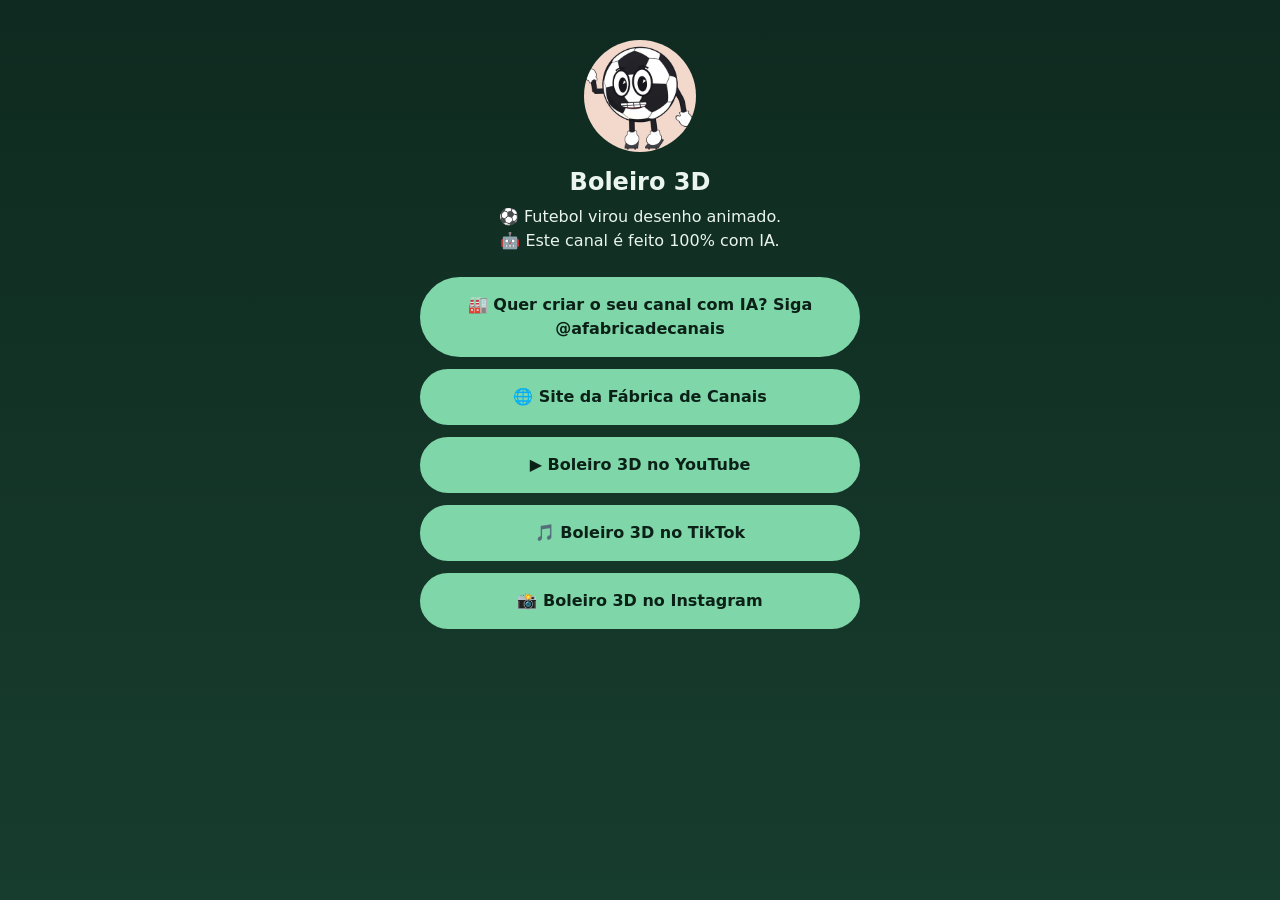
<file: links/boleiro3d.html>
<!doctype html>
<html lang="pt-BR">
<head>
<meta charset="utf-8">
<meta name="viewport" content="width=device-width,initial-scale=1">
<meta http-equiv="Content-Security-Policy" content="default-src 'none'; img-src data:; style-src 'unsafe-inline'; base-uri 'none'; form-action 'none'">
<meta name="referrer" content="no-referrer">
<title>Boleiro 3D</title>
<style>
*{box-sizing:border-box}
body{margin:0;min-height:100vh;background:#0F2A20;background:linear-gradient(180deg,#0F2A20,#173D2E);color:#EAF5EF;font:16px/1.5 "Segoe UI",system-ui,-apple-system,Roboto,Arial,sans-serif}
main{max-width:480px;margin:auto;padding:40px 20px 48px;text-align:center}
img{display:block;width:112px;height:112px;border-radius:50%;object-fit:cover;margin:0 auto 16px}
h1{font-size:24px;line-height:1.2;margin:0 0 8px;overflow-wrap:anywhere}
p{margin:0 0 24px;white-space:pre-line;overflow-wrap:anywhere}
a{display:block;margin:0 0 12px;padding:14px 18px;border-radius:999px;font-weight:600;text-decoration:none;overflow-wrap:anywhere;background:#7FD6A8;color:#0B2017;border:2px solid #7FD6A8}
a:hover,a:focus{opacity:.86}
a:focus-visible{outline:3px solid #EAF5EF;outline-offset:2px}

</style>
</head>
<body>
<main>
<img src="[data-uri]" alt="Boleiro 3D">
<h1>Boleiro 3D</h1>
<p>⚽ Futebol virou desenho animado.
🤖 Este canal é feito 100% com IA.</p>
<a href="https://www.instagram.com/afabricadecanais/" rel="noopener noreferrer">🏭 Quer criar o seu canal com IA? Siga @afabricadecanais</a>
<a href="https://sparks-gamesstudio.github.io/fabrica-de-canais/" rel="noopener noreferrer">🌐 Site da Fábrica de Canais</a>
<a href="https://www.youtube.com/@boleiro3d" rel="noopener noreferrer">▶️ Boleiro 3D no YouTube</a>
<a href="https://www.tiktok.com/@boleiro3d" rel="noopener noreferrer">🎵 Boleiro 3D no TikTok</a>
<a href="https://www.instagram.com/boleiro3d/" rel="noopener noreferrer">📸 Boleiro 3D no Instagram</a>

</main>
</body>
</html>
</file>
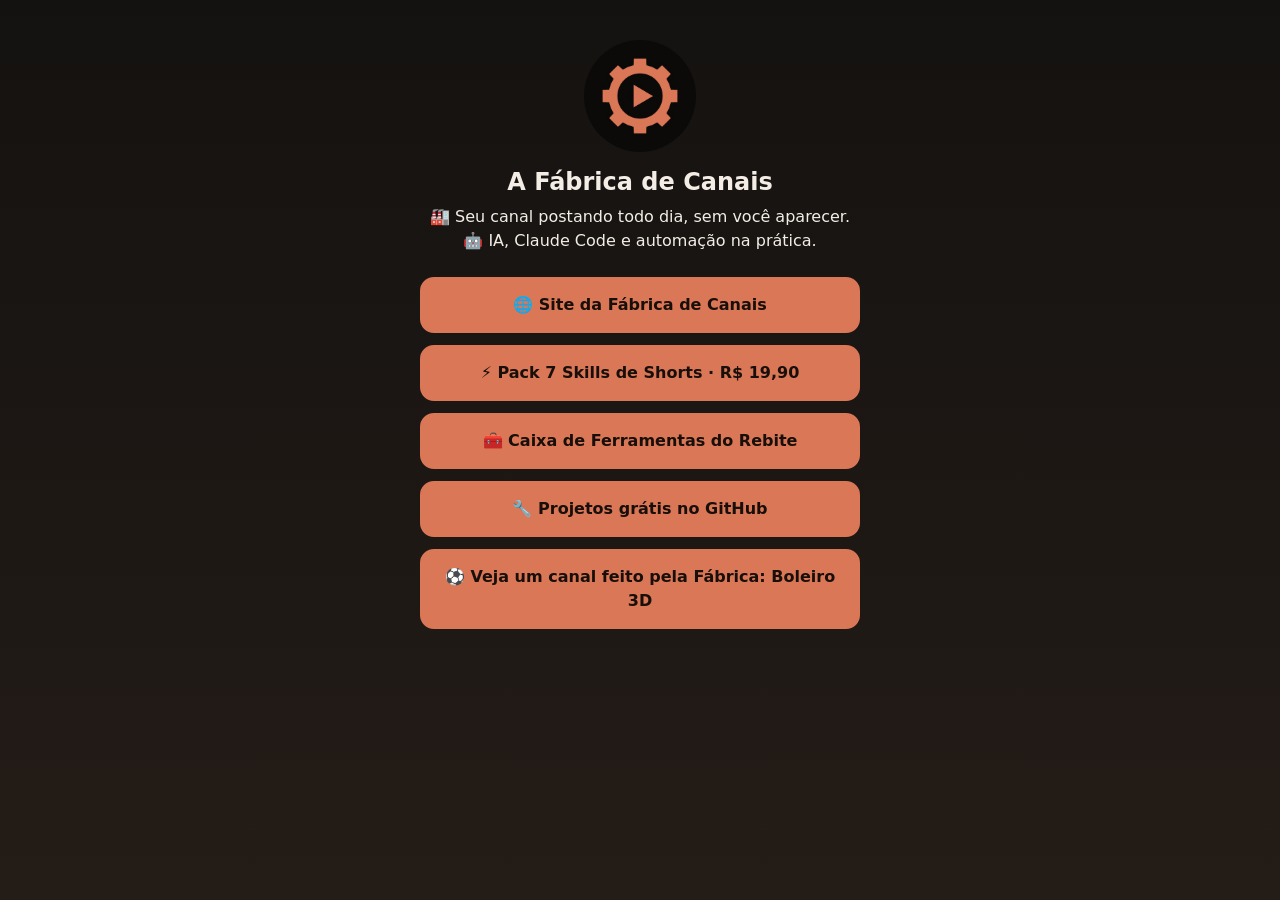
<file: links/fabricadecanais.html>
<!doctype html>
<html lang="pt-BR">
<head>
<meta charset="utf-8">
<meta name="viewport" content="width=device-width,initial-scale=1">
<meta http-equiv="Content-Security-Policy" content="default-src 'none'; img-src data:; style-src 'unsafe-inline'; base-uri 'none'; form-action 'none'">
<meta name="referrer" content="no-referrer">
<title>A Fábrica de Canais</title>
<style>
*{box-sizing:border-box}
body{margin:0;min-height:100vh;background:#141210;background:linear-gradient(180deg,#141210,#241C17);color:#F3EDE6;font:16px/1.5 "Segoe UI",system-ui,-apple-system,Roboto,Arial,sans-serif}
main{max-width:480px;margin:auto;padding:40px 20px 48px;text-align:center}
img{display:block;width:112px;height:112px;border-radius:50%;object-fit:cover;margin:0 auto 16px}
h1{font-size:24px;line-height:1.2;margin:0 0 8px;overflow-wrap:anywhere}
p{margin:0 0 24px;white-space:pre-line;overflow-wrap:anywhere}
a{display:block;margin:0 0 12px;padding:14px 18px;border-radius:14px;font-weight:600;text-decoration:none;overflow-wrap:anywhere;background:#D97757;color:#190F0A;border:2px solid #D97757}
a:hover,a:focus{opacity:.86}
a:focus-visible{outline:3px solid #F3EDE6;outline-offset:2px}

</style>
</head>
<body>
<main>
<img src="[data-uri]" alt="A Fábrica de Canais">
<h1>A Fábrica de Canais</h1>
<p>🏭 Seu canal postando todo dia, sem você aparecer.
🤖 IA, Claude Code e automação na prática.</p>
<a href="https://sparks-gamesstudio.github.io/fabrica-de-canais/" rel="noopener noreferrer">🌐 Site da Fábrica de Canais</a>
<a href="https://sparks-gamesstudio.github.io/fabrica-de-canais/skills.html" rel="noopener noreferrer">⚡ Pack 7 Skills de Shorts · R$ 19,90</a>
<a href="https://sparks-gamesstudio.github.io/fabrica-de-canais/caixa.html" rel="noopener noreferrer">🧰 Caixa de Ferramentas do Rebite</a>
<a href="https://sparks-gamesstudio.github.io/fabrica-de-canais/github.html" rel="noopener noreferrer">🔧 Projetos grátis no GitHub</a>
<a href="https://www.instagram.com/boleiro3d/" rel="noopener noreferrer">⚽ Veja um canal feito pela Fábrica: Boleiro 3D</a>

</main>
</body>
</html>
</file>
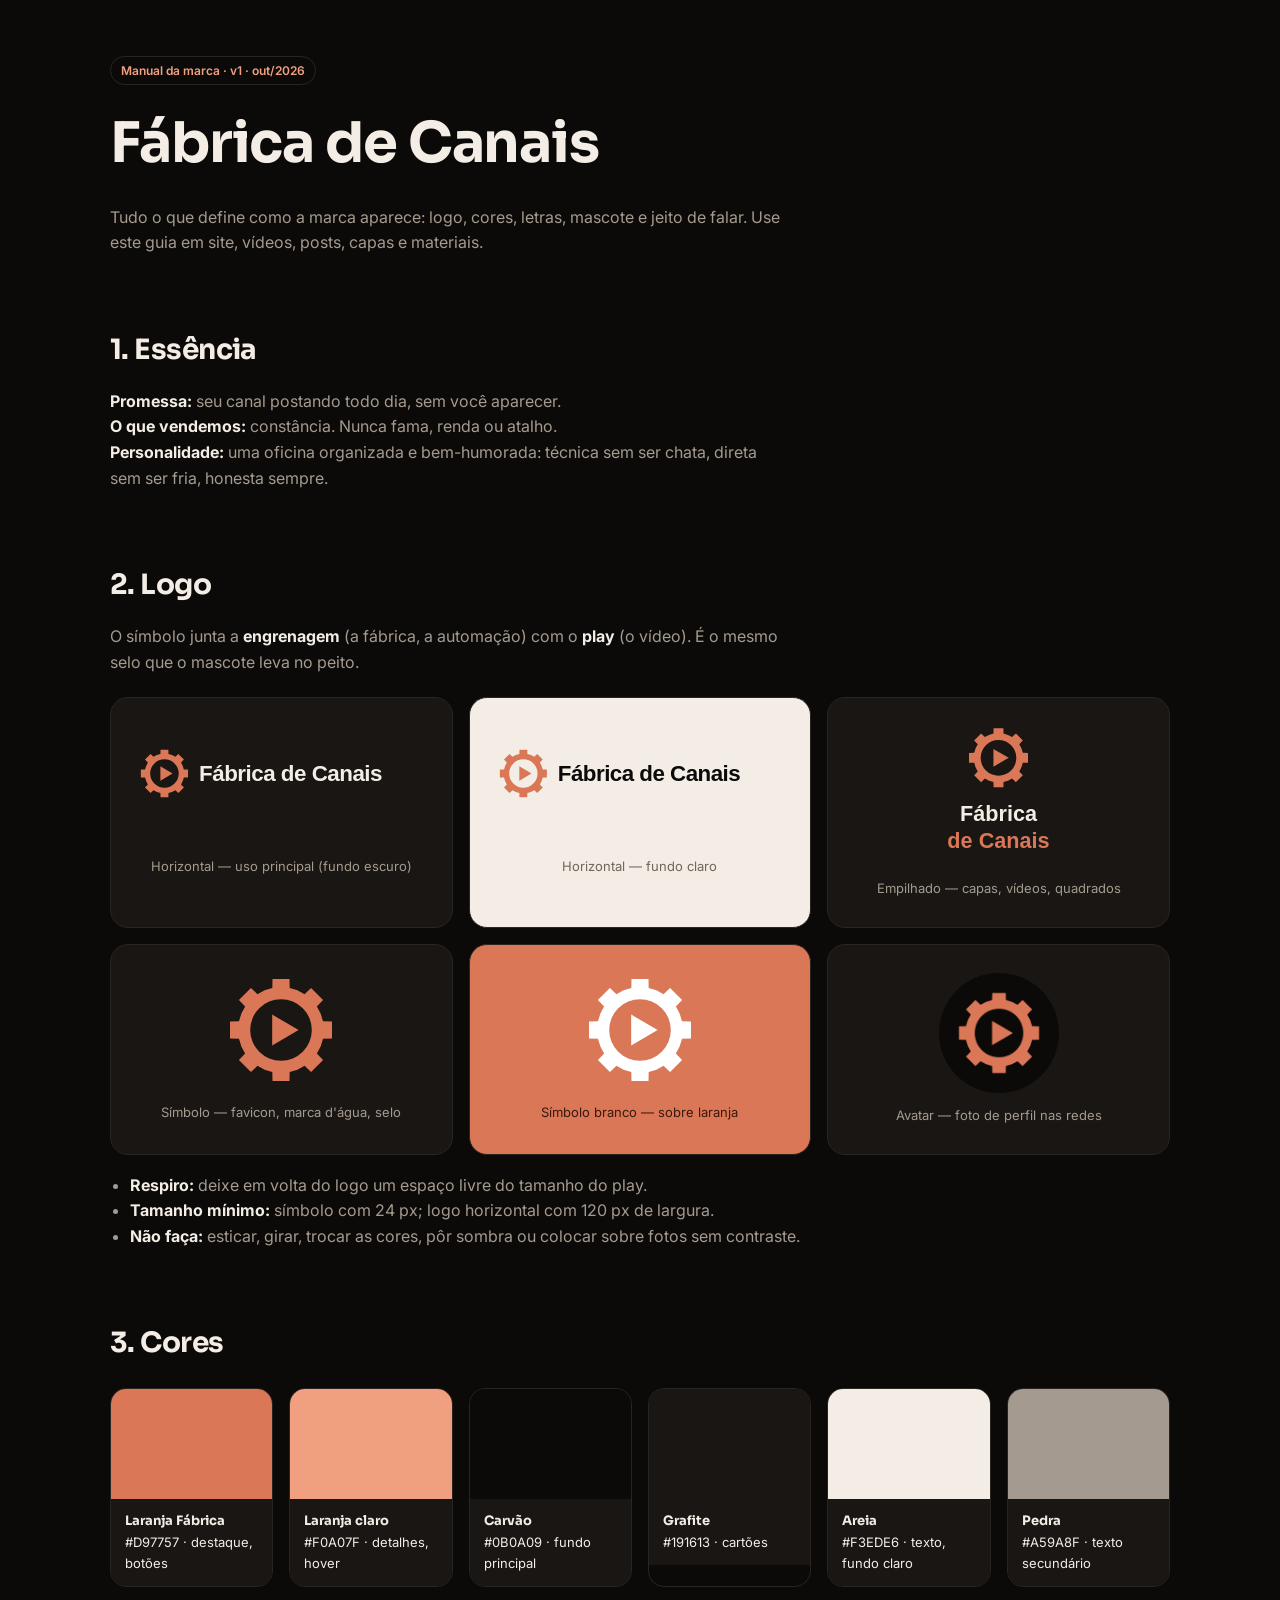
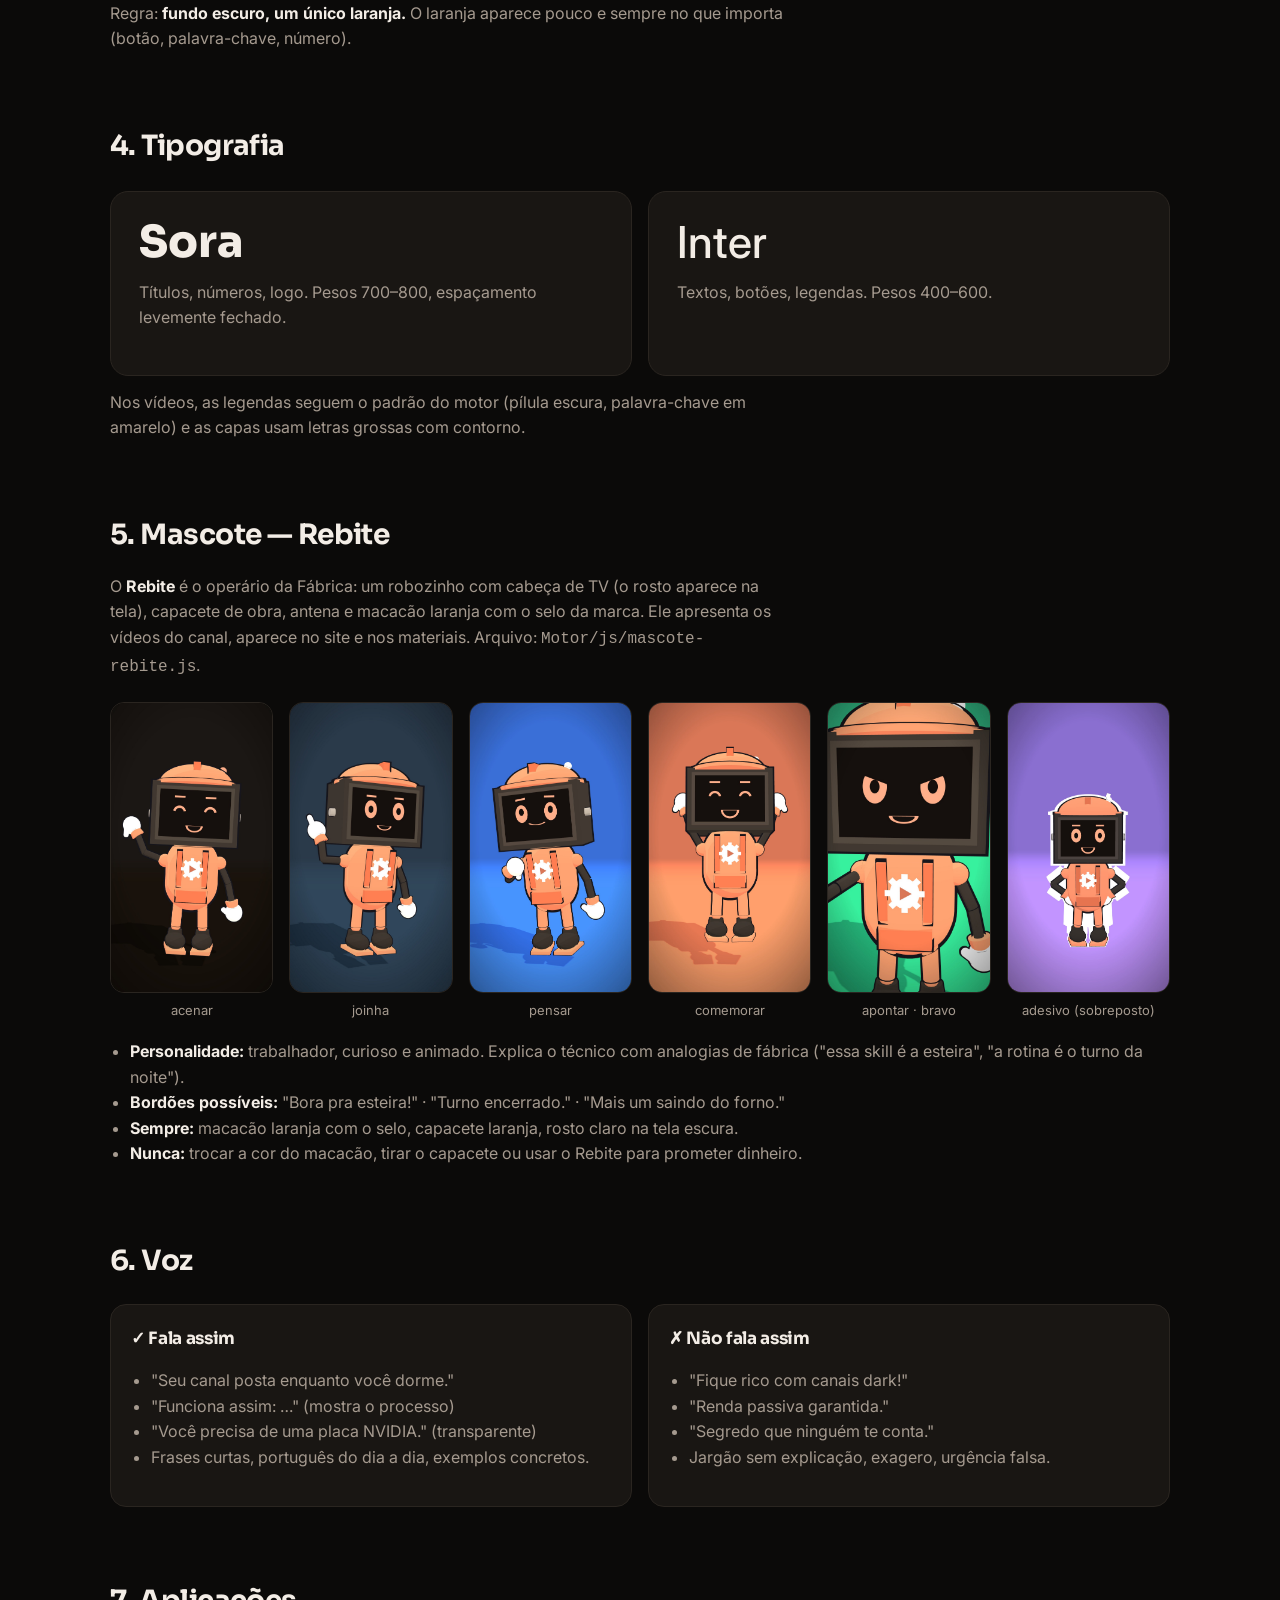
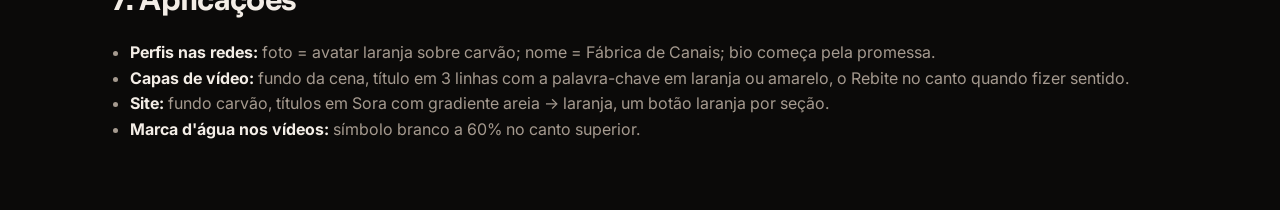
<file: marca/manual.html>
<!doctype html>
<html lang="pt-BR">
<head>
<meta charset="utf-8">
<meta name="viewport" content="width=device-width, initial-scale=1">
<title>Manual da marca — Fábrica de Canais</title>
<link rel="preconnect" href="https://fonts.googleapis.com">
<link rel="preconnect" href="https://fonts.gstatic.com" crossorigin>
<link href="https://fonts.googleapis.com/css2?family=Sora:wght@500;600;700;800&family=Inter:wght@400;500;600&display=swap" rel="stylesheet">
<style>
:root{--bg:#0b0a09;--bg2:#13110f;--card:#191613;--line:#2a2520;--txt:#f3ede6;--mut:#a59a8f;--or:#d97757;--or2:#f0a07f}
*{box-sizing:border-box}
body{margin:0;background:var(--bg);color:var(--txt);font:16px/1.6 Inter,system-ui,sans-serif}
.wrap{max-width:1100px;margin:0 auto;padding:56px 20px}
h1,h2,h3{font-family:Sora,sans-serif;letter-spacing:-.02em;margin:0}
h1{font-size:clamp(34px,5vw,56px)}
h2{font-size:28px;margin:72px 0 8px}
.sub{color:var(--mut);max-width:680px}
.grid{display:grid;gap:16px;margin-top:22px}
.g2{grid-template-columns:repeat(2,1fr)}.g3{grid-template-columns:repeat(3,1fr)}.g6{grid-template-columns:repeat(6,1fr)}
@media(max-width:800px){.g2,.g3{grid-template-columns:1fr}.g6{grid-template-columns:repeat(3,1fr)}}
.box{background:var(--card);border:1px solid var(--line);border-radius:18px;padding:28px;display:grid;place-items:center;min-height:180px;gap:12px}
.box.light{background:#f3ede6}
.box img{max-height:110px;max-width:100%}
.cap{font-size:13px;color:var(--mut);text-align:center}
.box.light .cap{color:#6f665d}
.sw{border-radius:16px;overflow:hidden;border:1px solid var(--line)}
.sw div{height:110px}
.sw p{margin:0;padding:12px 14px;font-size:13px;background:var(--card)}
.sw b{display:block;font-family:Sora}
.type{background:var(--card);border:1px solid var(--line);border-radius:18px;padding:28px}
.mas img{border-radius:14px;border:1px solid var(--line);width:100%;aspect-ratio:9/16;object-fit:cover}
ul{color:var(--mut);padding-left:20px}
li b{color:var(--txt)}
.dodont{display:grid;grid-template-columns:1fr 1fr;gap:16px;margin-top:20px}
.dodont div{background:var(--card);border:1px solid var(--line);border-radius:16px;padding:20px}
.dodont h3{font-size:17px;margin-bottom:6px}
@media(max-width:700px){.dodont{grid-template-columns:1fr}}
.tag{display:inline-block;font-size:12px;font-weight:600;color:var(--or2);border:1px solid var(--line);padding:4px 10px;border-radius:99px}
</style>
</head>
<body>
<div class="wrap">
  <span class="tag">Manual da marca · v1 · out/2026</span>
  <h1 style="margin-top:14px">Fábrica de Canais</h1>
  <p class="sub">Tudo o que define como a marca aparece: logo, cores, letras, mascote e jeito de falar. Use este guia em site, vídeos, posts, capas e materiais.</p>

  <h2>1. Essência</h2>
  <p class="sub"><b style="color:var(--txt)">Promessa:</b> seu canal postando todo dia, sem você aparecer.<br>
  <b style="color:var(--txt)">O que vendemos:</b> constância. Nunca fama, renda ou atalho.<br>
  <b style="color:var(--txt)">Personalidade:</b> uma oficina organizada e bem-humorada: técnica sem ser chata, direta sem ser fria, honesta sempre.</p>

  <h2>2. Logo</h2>
  <p class="sub">O símbolo junta a <b style="color:var(--txt)">engrenagem</b> (a fábrica, a automação) com o <b style="color:var(--txt)">play</b> (o vídeo). É o mesmo selo que o mascote leva no peito.</p>
  <div class="grid g3">
    <div class="box"><img src="logo-horizontal.svg" alt="Logo horizontal"><span class="cap">Horizontal — uso principal (fundo escuro)</span></div>
    <div class="box light"><img src="logo-horizontal-escuro.svg" alt="Logo horizontal escuro"><span class="cap">Horizontal — fundo claro</span></div>
    <div class="box"><img src="logo-empilhado.svg" alt="Logo empilhado" style="max-height:140px"><span class="cap">Empilhado — capas, vídeos, quadrados</span></div>
    <div class="box"><img src="simbolo.svg" alt="Símbolo"><span class="cap">Símbolo — favicon, marca d'água, selo</span></div>
    <div class="box" style="background:var(--or)"><img src="simbolo-branco.svg" alt="Símbolo branco"><span class="cap" style="color:#3a1a0e">Símbolo branco — sobre laranja</span></div>
    <div class="box"><img src="avatar-1024.png" alt="Avatar" style="border-radius:50%;max-height:120px"><span class="cap">Avatar — foto de perfil nas redes</span></div>
  </div>
  <ul style="margin-top:18px">
    <li><b>Respiro:</b> deixe em volta do logo um espaço livre do tamanho do play.</li>
    <li><b>Tamanho mínimo:</b> símbolo com 24 px; logo horizontal com 120 px de largura.</li>
    <li><b>Não faça:</b> esticar, girar, trocar as cores, pôr sombra ou colocar sobre fotos sem contraste.</li>
  </ul>

  <h2>3. Cores</h2>
  <div class="grid g6">
    <div class="sw"><div style="background:#d97757"></div><p><b>Laranja Fábrica</b>#D97757 · destaque, botões</p></div>
    <div class="sw"><div style="background:#f0a07f"></div><p><b>Laranja claro</b>#F0A07F · detalhes, hover</p></div>
    <div class="sw"><div style="background:#0b0a09"></div><p><b>Carvão</b>#0B0A09 · fundo principal</p></div>
    <div class="sw"><div style="background:#191613"></div><p><b>Grafite</b>#191613 · cartões</p></div>
    <div class="sw"><div style="background:#f3ede6"></div><p><b>Areia</b>#F3EDE6 · texto, fundo claro</p></div>
    <div class="sw"><div style="background:#a59a8f"></div><p><b>Pedra</b>#A59A8F · texto secundário</p></div>
  </div>
  <p class="sub" style="margin-top:14px">Regra: <b style="color:var(--txt)">fundo escuro, um único laranja.</b> O laranja aparece pouco e sempre no que importa (botão, palavra-chave, número).</p>

  <h2>4. Tipografia</h2>
  <div class="grid g2">
    <div class="type"><div style="font-family:Sora;font-weight:800;font-size:44px;line-height:1">Sora</div><p class="sub">Títulos, números, logo. Pesos 700–800, espaçamento levemente fechado.</p></div>
    <div class="type"><div style="font-family:Inter;font-weight:500;font-size:44px;line-height:1">Inter</div><p class="sub">Textos, botões, legendas. Pesos 400–600.</p></div>
  </div>
  <p class="sub" style="margin-top:14px">Nos vídeos, as legendas seguem o padrão do motor (pílula escura, palavra-chave em amarelo) e as capas usam letras grossas com contorno.</p>

  <h2>5. Mascote — Rebite</h2>
  <p class="sub">O <b style="color:var(--txt)">Rebite</b> é o operário da Fábrica: um robozinho com cabeça de TV (o rosto aparece na tela), capacete de obra, antena e macacão laranja com o selo da marca. Ele apresenta os vídeos do canal, aparece no site e nos materiais. Arquivo: <code>Motor/js/mascote-rebite.js</code>.</p>
  <div class="grid g6 mas">
    <figure style="margin:0"><img src="mascote-acenar.jpg" alt="Rebite acenando"><figcaption class="cap">acenar</figcaption></figure>
    <figure style="margin:0"><img src="mascote-joinha.jpg" alt="Rebite fazendo joinha"><figcaption class="cap">joinha</figcaption></figure>
    <figure style="margin:0"><img src="mascote-pensar.jpg" alt="Rebite pensando"><figcaption class="cap">pensar</figcaption></figure>
    <figure style="margin:0"><img src="mascote-comemorar.jpg" alt="Rebite comemorando"><figcaption class="cap">comemorar</figcaption></figure>
    <figure style="margin:0"><img src="mascote-bravo.jpg" alt="Rebite bravo apontando"><figcaption class="cap">apontar · bravo</figcaption></figure>
    <figure style="margin:0"><img src="mascote-adesivo.jpg" alt="Rebite como adesivo"><figcaption class="cap">adesivo (sobreposto)</figcaption></figure>
  </div>
  <ul style="margin-top:18px">
    <li><b>Personalidade:</b> trabalhador, curioso e animado. Explica o técnico com analogias de fábrica ("essa skill é a esteira", "a rotina é o turno da noite").</li>
    <li><b>Bordões possíveis:</b> "Bora pra esteira!" · "Turno encerrado." · "Mais um saindo do forno."</li>
    <li><b>Sempre:</b> macacão laranja com o selo, capacete laranja, rosto claro na tela escura.</li>
    <li><b>Nunca:</b> trocar a cor do macacão, tirar o capacete ou usar o Rebite para prometer dinheiro.</li>
  </ul>

  <h2>6. Voz</h2>
  <div class="dodont">
    <div><h3>✓ Fala assim</h3><ul><li>"Seu canal posta enquanto você dorme."</li><li>"Funciona assim: …" (mostra o processo)</li><li>"Você precisa de uma placa NVIDIA." (transparente)</li><li>Frases curtas, português do dia a dia, exemplos concretos.</li></ul></div>
    <div><h3>✗ Não fala assim</h3><ul><li>"Fique rico com canais dark!"</li><li>"Renda passiva garantida."</li><li>"Segredo que ninguém te conta."</li><li>Jargão sem explicação, exagero, urgência falsa.</li></ul></div>
  </div>

  <h2>7. Aplicações</h2>
  <ul>
    <li><b>Perfis nas redes:</b> foto = avatar laranja sobre carvão; nome = Fábrica de Canais; bio começa pela promessa.</li>
    <li><b>Capas de vídeo:</b> fundo da cena, título em 3 linhas com a palavra-chave em laranja ou amarelo, o Rebite no canto quando fizer sentido.</li>
    <li><b>Site:</b> fundo carvão, títulos em Sora com gradiente areia → laranja, um botão laranja por seção.</li>
    <li><b>Marca d'água nos vídeos:</b> símbolo branco a 60% no canto superior.</li>
  </ul>
</div>
</body>
</html>
</file>
<file: assets/site.css>
:root{
  --bg:#0b0a09; --bg2:#13110f; --card:#191613; --line:#2a2520; --txt:#f3ede6; --mut:#a59a8f; --dim:#6f665d;
  --or:#d97757; --or2:#f0a07f; --glow:rgba(217,119,87,.35);
  --r:18px; --max:1180px;
}
*{box-sizing:border-box}
html{scroll-behavior:smooth}
body{margin:0;background:var(--bg);color:var(--txt);font:16px/1.6 Inter,system-ui,-apple-system,Segoe UI,Roboto,sans-serif;-webkit-font-smoothing:antialiased;overflow-x:hidden}
img,video{max-width:100%;display:block}
a{color:inherit;text-decoration:none}
h1,h2,h3{font-family:Sora,Inter,sans-serif;line-height:1.08;letter-spacing:-.02em;margin:0}
.wrap{max-width:var(--max);margin:0 auto;padding-inline:20px}
section{padding-block:96px;position:relative;scroll-margin-top:72px}
.eyebrow{display:inline-flex;align-items:center;gap:8px;font-size:13px;font-weight:600;color:var(--or2);border:1px solid var(--line);background:rgba(255,255,255,.03);padding:6px 12px;border-radius:99px}
.eyebrow::before{content:"";width:7px;height:7px;border-radius:50%;background:var(--or);box-shadow:0 0 12px var(--or)}
.grad{background:linear-gradient(100deg,#fff 0%,#f6d2c2 35%,var(--or) 80%);-webkit-background-clip:text;background-clip:text;color:transparent}
.h2{font-size:clamp(30px,4.4vw,52px);margin-top:16px}
.lead{color:var(--mut);font-size:18px;max-width:640px}
.btn{display:inline-flex;align-items:center;gap:10px;font-weight:600;padding:15px 24px;border-radius:12px;transition:.2s;cursor:pointer;border:0;font-size:16px}
.btn-or{background:var(--or);color:#1a0f0a;box-shadow:0 10px 40px -10px var(--glow),inset 0 1px 0 rgba(255,255,255,.35)}
.btn-or:hover{background:var(--or2);transform:translateY(-2px)}
.btn-gh{border:1px solid var(--line);color:var(--txt);background:rgba(255,255,255,.03)}
.btn-gh:hover{border-color:var(--or)}

/* nav */
nav{position:sticky;top:0;z-index:50;backdrop-filter:blur(14px);background:rgba(11,10,9,.72);border-bottom:1px solid rgba(255,255,255,.05)}
nav .wrap{display:flex;align-items:center;justify-content:space-between;height:68px;gap:16px}
.logo{display:flex;align-items:center;gap:10px;font-family:Sora;font-weight:700;font-size:18px}
.logo img{display:block;filter:drop-shadow(0 0 10px rgba(217,119,87,.45))}
.logo i{width:30px;height:30px;border-radius:9px;background:conic-gradient(from 200deg,var(--or),#ffcfb8,var(--or));display:grid;place-items:center;font-style:normal;color:#1a0f0a;font-size:15px;box-shadow:0 0 22px var(--glow)}
nav ul{display:flex;gap:28px;list-style:none;margin:0;padding:0;font-size:15px;color:var(--mut)}
nav ul a:hover{color:var(--txt)}
nav .btn{padding:10px 18px;font-size:14px;white-space:nowrap;flex-shrink:0}
.logo{white-space:nowrap}
@media(max-width:860px){nav ul{display:none}}
@media(max-width:520px){nav .btn .long{display:none}.logo{font-size:16px}}
@media(min-width:521px){nav .btn .short{display:none}}

/* hero */
.hero{padding-top:72px;padding-bottom:40px;overflow:hidden}
.hero::before{content:"";position:absolute;inset:-20% -10% auto auto;width:900px;height:900px;background:radial-gradient(circle,var(--glow),transparent 60%);filter:blur(30px);pointer-events:none}
.hero-grid{display:grid;grid-template-columns:1.1fr .9fr;gap:48px;align-items:center}
.hero h1{font-size:clamp(38px,5vw,64px);margin:18px 0 20px}
.hero .lead{font-size:19px}
.cta-row{display:flex;flex-wrap:wrap;gap:12px;margin-top:30px}
.ticks{display:flex;flex-wrap:wrap;gap:10px 22px;margin-top:28px;color:var(--mut);font-size:14px}
.ticks span::before{content:"✓";color:var(--or);font-weight:700;margin-right:7px}
.phones{position:relative;height:620px}
.phone{position:absolute;width:250px;aspect-ratio:9/19.5;border-radius:38px;padding:9px;background:linear-gradient(160deg,#2b2621,#0d0c0b);box-shadow:0 40px 80px -20px #000,0 0 0 1px rgba(255,255,255,.08);overflow:hidden}
.phone video{width:100%;height:100%;object-fit:cover;border-radius:30px;background:#000}
.phone.p1{right:38%;top:40px;transform:rotate(-7deg)}
.phone.p2{right:4%;top:0;transform:rotate(5deg);z-index:2;width:270px}
.chip{position:absolute;z-index:3;background:rgba(25,22,19,.85);backdrop-filter:blur(10px);border:1px solid var(--line);border-radius:14px;padding:10px 14px;font-size:13px;display:flex;gap:10px;align-items:center;box-shadow:0 20px 40px -10px #000}
.chip b{font-family:Sora;font-size:15px}
.chip .dot{width:9px;height:9px;border-radius:50%;background:#3ccf7a;box-shadow:0 0 10px #3ccf7a}
.chip.c1{left:0;bottom:120px}.chip.c2{right:0;bottom:40px}
@media(max-width:960px){.hero-grid{grid-template-columns:1fr}.phones{height:520px;max-width:460px;margin:0 auto;width:100%}.phone.p1{right:auto;left:0}.phone.p2{right:0}}
@media(max-width:480px){.phones{height:440px}.phone{width:190px}.phone.p2{width:205px}}

/* faixa plataformas */
.strip{padding-block:28px;border-block:1px solid var(--line);background:var(--bg2)}
.strip .wrap{display:flex;flex-wrap:wrap;justify-content:center;gap:14px 48px;color:var(--dim);font-family:Sora;font-weight:600;font-size:18px}
.strip span{display:flex;align-items:center;gap:9px}
.strip span::before{content:"";width:8px;height:8px;border-radius:2px;background:var(--or);transform:rotate(45deg)}

/* problema */
.pain{display:grid;grid-template-columns:1fr 1fr;gap:56px;align-items:center}
.pain ul{list-style:none;padding:0;margin:0;display:grid;gap:14px}
.pain li{background:var(--card);border:1px solid var(--line);border-radius:14px;padding:16px 18px;color:var(--mut)}
.pain li b{color:var(--txt)}
@media(max-width:860px){.pain{grid-template-columns:1fr}}

/* como funciona */
.steps{display:grid;grid-template-columns:repeat(4,1fr);gap:16px;margin-top:48px;counter-reset:s}
.step{background:linear-gradient(180deg,var(--card),var(--bg2));border:1px solid var(--line);border-radius:var(--r);padding:26px 22px;position:relative;overflow:hidden}
.step::before{counter-increment:s;content:"0" counter(s);font-family:Sora;font-weight:800;font-size:56px;color:transparent;-webkit-text-stroke:1px #3a332c;position:absolute;right:14px;top:4px}
.step h3{font-size:19px;margin:44px 0 8px}
.step p{color:var(--mut);margin:0;font-size:15px}
.step:last-child{border-color:rgba(217,119,87,.5);box-shadow:0 0 60px -20px var(--glow)}
@media(max-width:960px){.steps{grid-template-columns:1fr 1fr}}
@media(max-width:520px){.steps{grid-template-columns:1fr}}

/* vitrine */
.vit-head{display:flex;justify-content:space-between;align-items:end;gap:24px;flex-wrap:wrap}
.reel{display:grid;grid-template-columns:repeat(5,1fr);gap:16px;margin-top:44px}
.vid{position:relative;border-radius:16px;overflow:hidden;background:#000;aspect-ratio:9/16;border:1px solid var(--line);cursor:pointer;transition:.25s}
.vid:hover{transform:translateY(-6px);border-color:var(--or);box-shadow:0 30px 60px -20px var(--glow)}
.vid video{width:100%;height:100%;object-fit:cover}
.vid .tag{position:absolute;left:10px;top:10px;font-size:12px;font-weight:600;background:rgba(11,10,9,.8);border:1px solid var(--line);padding:4px 10px;border-radius:99px}
.vid .play{position:absolute;inset:0;display:grid;place-items:center;transition:.2s}
.vid .play i{width:54px;height:54px;border-radius:50%;background:rgba(217,119,87,.92);display:grid;place-items:center;box-shadow:0 0 30px var(--glow)}
.vid .play i::after{content:"";border-left:16px solid #1a0f0a;border-block:10px solid transparent;margin-left:4px}
.vid.on .play{opacity:0}
@media(max-width:1000px){.reel{grid-template-columns:repeat(5,72%);overflow-x:auto;scroll-snap-type:x mandatory;padding-bottom:12px}.vid{scroll-snap-align:start}}
@media(min-width:600px) and (max-width:1000px){.reel{grid-template-columns:repeat(5,38%)}}

/* o que vem */
.bento{display:grid;grid-template-columns:repeat(6,1fr);gap:16px;margin-top:48px}
.bx{background:var(--card);border:1px solid var(--line);border-radius:var(--r);padding:26px;grid-column:span 2}
.bx.w{grid-column:span 3}
.bx .ic{width:42px;height:42px;border-radius:12px;background:rgba(217,119,87,.12);border:1px solid rgba(217,119,87,.35);display:grid;place-items:center;font-size:20px;margin-bottom:16px}
.bx h3{font-size:18px;margin-bottom:8px}
.bx p{color:var(--mut);margin:0;font-size:15px}
.pipe{display:flex;flex-wrap:wrap;gap:8px;margin-top:16px}
.pipe span{font-size:12px;padding:5px 10px;border-radius:8px;background:#221e1a;border:1px solid var(--line);color:var(--mut)}
@media(max-width:900px){.bx,.bx.w{grid-column:span 3}}
@media(max-width:560px){.bx,.bx.w{grid-column:span 6}}

/* pra quem */
.who{display:flex;flex-wrap:wrap;gap:10px;margin-top:32px}
.who span{padding:10px 16px;border-radius:99px;border:1px solid var(--line);background:var(--card);font-size:15px}

/* requisitos */
.req{display:grid;grid-template-columns:repeat(4,1fr);gap:16px;margin-top:40px}
.req div{border:1px dashed #3a332c;border-radius:14px;padding:20px}
.req b{font-family:Sora;display:block;margin-bottom:6px}
.req small{color:var(--mut);font-size:14px}
@media(max-width:860px){.req{grid-template-columns:1fr 1fr}}

/* planos */
.plans{display:grid;grid-template-columns:1fr 1.08fr 1fr;gap:18px;margin-top:52px;align-items:stretch}
.plan{background:var(--card);border:1px solid var(--line);border-radius:22px;padding:30px 26px;display:flex;flex-direction:column}
.plan h3{font-size:20px}
.plan .pr{font-family:Sora;font-weight:800;font-size:46px;margin:14px 0 2px}
.plan .pr small{font-size:16px;color:var(--mut);font-weight:500}
.plan .par{color:var(--mut);font-size:14px;margin-bottom:20px}
.plan ul{list-style:none;padding:0;margin:0 0 26px;display:grid;gap:10px;font-size:15px;color:var(--mut)}
.plan li::before{content:"✓";color:var(--or);font-weight:700;margin-right:9px}
.plan li.no{opacity:.45}.plan li.no::before{content:"–";color:var(--dim)}
.plan .btn{margin-top:auto;justify-content:center}
.plan.hot{background:linear-gradient(180deg,#2a1d16,var(--card) 60%);border-color:var(--or);box-shadow:0 30px 80px -30px var(--glow);position:relative}
.plan.hot .badge{position:absolute;top:-13px;left:50%;transform:translateX(-50%);background:var(--or);color:#1a0f0a;font-size:12px;font-weight:700;padding:5px 14px;border-radius:99px;white-space:nowrap}
@media(max-width:900px){.plans{grid-template-columns:1fr;max-width:460px;margin-inline:auto}}
.guar{margin-top:28px;display:flex;gap:16px;align-items:center;justify-content:center;color:var(--mut);font-size:15px;text-align:center;flex-wrap:wrap}
.guar b{color:var(--txt)}

/* faq */
.faq{max-width:800px;margin:44px auto 0;display:grid;gap:10px}
details{background:var(--card);border:1px solid var(--line);border-radius:14px;padding:18px 22px}
summary{cursor:pointer;font-weight:600;list-style:none;display:flex;justify-content:space-between;gap:16px}
summary::after{content:"+";color:var(--or);font-size:22px;line-height:1}
details[open] summary::after{content:"−"}
details p{color:var(--mut);margin:12px 0 0}

/* cta final + footer */
.final{text-align:center;border:1px solid var(--line);border-radius:28px;padding:64px 24px;background:radial-gradient(ellipse at 50% 0%,rgba(217,119,87,.22),transparent 60%),var(--bg2)}
.final h2{font-size:clamp(30px,4.6vw,56px);max-width:820px;margin:0 auto 16px}
footer{padding:56px 0 30px;border-top:1px solid var(--line);overflow:hidden}
.foot{display:flex;flex-wrap:wrap;justify-content:space-between;gap:24px;color:var(--mut);font-size:14px}
.foot nav{position:static;background:none;border:0;backdrop-filter:none}
.giant{font-family:Sora;font-weight:800;font-size:clamp(28px,8.4vw,116px);letter-spacing:-.05em;line-height:.9;margin-top:40px;text-align:center;background:linear-gradient(180deg,#2b2520,#0b0a09);-webkit-background-clip:text;background-clip:text;color:transparent;white-space:nowrap}
.legal{color:var(--dim);font-size:13px;margin-top:22px;text-align:center}

.reveal{opacity:0;transform:translateY(24px);transition:.7s cubic-bezier(.2,.7,.2,1)}
.reveal.in{opacity:1;transform:none}
@media(prefers-reduced-motion:reduce){.reveal{opacity:1;transform:none;transition:none}html{scroll-behavior:auto}}

/* ---------- páginas internas ---------- */
.page-hero{padding-top:72px;padding-bottom:24px}
.page-hero h1{font-size:clamp(34px,5vw,58px);margin-top:16px}
.page-hero .lead{margin-top:14px}
.prose{max-width:780px;color:var(--mut)}
.prose h2{font-size:24px;color:var(--txt);margin:40px 0 12px}
.prose h3{font-size:18px;color:var(--txt);margin:24px 0 8px}
.prose p,.prose li{font-size:16px}
.prose ul{padding-left:20px}
.prose a{color:var(--or2);text-decoration:underline}
.prose .upd{font-size:14px;color:var(--dim)}
.note{border:1px dashed #3a332c;border-radius:14px;padding:14px 18px;color:var(--mut);font-size:14px;margin-top:20px}
nav ul a[aria-current]{color:var(--txt)}

/* loja */
.tier{margin-top:72px}
.tier-head{display:flex;justify-content:space-between;align-items:end;gap:20px;flex-wrap:wrap;margin-bottom:24px}
.tier-head h2{font-size:clamp(26px,3.4vw,38px)}
.tier-head p{color:var(--mut);margin:6px 0 0;max-width:560px}
.shop{display:grid;grid-template-columns:repeat(3,1fr);gap:16px}
.shop.two{grid-template-columns:repeat(2,1fr)}
.item{background:var(--card);border:1px solid var(--line);border-radius:var(--r);padding:24px;display:flex;flex-direction:column;gap:10px;transition:.2s}
.item:hover{border-color:#4a3e34}
.item .kind{font-size:12px;font-weight:600;color:var(--or2);text-transform:uppercase;letter-spacing:.06em}
.item h3{font-size:19px}
.item p{color:var(--mut);margin:0;font-size:15px;flex:1}
.item .price{font-family:Sora;font-weight:800;font-size:28px;margin-top:6px}
.item .price small{font-size:14px;color:var(--mut);font-weight:500}
.item .btn{justify-content:center;margin-top:8px;padding:12px 18px;font-size:15px}
.item.feat{border-color:var(--or);background:linear-gradient(180deg,#2a1d16,var(--card) 70%);box-shadow:0 30px 70px -30px var(--glow)}
@media(max-width:900px){.shop,.shop.two{grid-template-columns:1fr 1fr}}
@media(max-width:600px){.shop,.shop.two{grid-template-columns:1fr}}

/* contato */
.contact{display:grid;grid-template-columns:1fr 1.2fr;gap:28px;margin-top:20px}
.contact .ways{display:grid;gap:14px;align-content:start}
.contact .ways div{background:var(--card);border:1px solid var(--line);border-radius:14px;padding:18px 20px}
.contact .ways b{display:block;font-family:Sora;margin-bottom:4px}
.contact .ways span{color:var(--mut);font-size:15px;word-break:break-word}
form.card{background:var(--card);border:1px solid var(--line);border-radius:var(--r);padding:26px;display:grid;gap:14px}
label{font-size:14px;color:var(--mut);display:grid;gap:6px}
input,select,textarea{font:inherit;color:var(--txt);background:#0f0d0c;border:1px solid var(--line);border-radius:10px;padding:12px 14px;width:100%}
input:focus,select:focus,textarea:focus{outline:none;border-color:var(--or)}
textarea{min-height:130px;resize:vertical}
.ok{color:#7fe0a6;font-size:14px}
@media(max-width:860px){.contact{grid-template-columns:1fr}}

/* quem somos */
.about{display:grid;grid-template-columns:1.1fr .9fr;gap:40px;align-items:start}
.vals{display:grid;gap:12px}
.vals div{background:var(--card);border:1px solid var(--line);border-radius:14px;padding:18px 20px}
.vals b{font-family:Sora;display:block;margin-bottom:4px}
.vals span{color:var(--mut);font-size:15px}
@media(max-width:860px){.about{grid-template-columns:1fr}}

/* case */
.case{display:grid;grid-template-columns:260px 1fr 230px;gap:36px;align-items:center;margin-top:48px;background:linear-gradient(135deg,var(--card),var(--bg2));border:1px solid rgba(217,119,87,.45);border-radius:28px;padding:32px;box-shadow:0 0 80px -30px var(--glow)}
.case-logo img{width:100%;height:auto;aspect-ratio:1;object-fit:cover;border-radius:50%;border:3px solid var(--or);box-shadow:0 0 50px -10px var(--glow)}
.case-handle{color:var(--or2);font-weight:600;font-size:14px}
.case-body h3{font-size:clamp(28px,3.4vw,40px);margin:4px 0 12px}
.case-body p{color:var(--mut);margin:0 0 16px}
.case-tags{display:flex;flex-wrap:wrap;gap:8px;list-style:none;padding:0;margin:0 0 20px}
.case-tags li{font-size:13px;border:1px solid var(--line);border-radius:99px;padding:5px 12px}
.case-links{display:flex;flex-wrap:wrap;gap:10px}
.case-links .btn{padding:11px 18px;font-size:15px}
.case-vid .tag{display:none}
@media(max-width:1000px){.case{grid-template-columns:180px 1fr}.case-vid{grid-column:1/-1;width:100%;max-width:300px;margin:0 auto}}
@media(max-width:640px){.case{grid-template-columns:1fr;padding:22px;text-align:center}.case-logo{max-width:180px;margin:0 auto}.case-tags,.case-links{justify-content:center}}
.ultimo-info{color:var(--txt)!important;font-size:15px}
.ultimo-info b{color:var(--or2)}
.em-breve{position:relative;aspect-ratio:9/16;border-radius:16px;overflow:hidden;border:1px dashed var(--or)}
.em-breve img{width:100%;height:100%;object-fit:cover;opacity:.45}
.em-breve span{position:absolute;inset:auto 0 18px;text-align:center;font-family:Sora;font-weight:700;font-size:20px;line-height:1.2}
nav ul{gap:22px}
nav ul a{white-space:nowrap}
@media(max-width:1060px){nav ul{display:none}}
[hidden]{display:none!important}

/* capa do pack como caderno 3D (skills.html e home) */
.caderno{justify-self:center;perspective:1400px;padding:30px 20px}
.caderno .livro{position:relative;width:250px;aspect-ratio:744/1052;transform:rotateY(-24deg) rotateX(6deg) rotateZ(1deg);transform-style:preserve-3d;transition:transform .5s ease}
.caderno:hover .livro{transform:rotateY(-10deg) rotateX(3deg)}
.caderno .livro img{position:absolute;inset:0;width:100%;height:100%;object-fit:cover;border-radius:3px 10px 10px 3px;transform:translateZ(14px);box-shadow:3px 3px 0 -1px #efe8de,6px 6px 0 -2px #d9d0c4,9px 9px 0 -3px #c4baad,12px 14px 30px rgba(0,0,0,.55)}
.caderno .livro::after{content:"";position:absolute;inset:0;border-radius:3px 10px 10px 3px;background:#1a1512;transform:translateZ(-14px);box-shadow:30px 40px 60px rgba(0,0,0,.6),0 0 90px rgba(217,119,87,.28)}
.caderno .lombada{position:absolute;left:0;top:0;bottom:0;width:14px;background:linear-gradient(90deg,rgba(0,0,0,.55),rgba(255,255,255,.08) 60%,transparent);transform:translateZ(14.5px);border-radius:3px 0 0 3px;pointer-events:none}
.caderno-p{padding:10px 30px}
.caderno-p .livro{width:170px}
/* nav: com 8 itens, o botão encurta antes de quebrar linha */
@media(max-width:1180px){nav ul{gap:20px}nav .btn .long{display:none}nav .btn .short{display:inline}}

/* faixa do GitHub (home) */
.gh-band{margin-top:56px;border-block:1px solid var(--line);background:linear-gradient(90deg,#0d1117 0%,var(--bg2) 55%,rgba(217,119,87,.14) 100%);position:relative;overflow:hidden}
.gh-band::before{content:"";position:absolute;inset:0;background-image:radial-gradient(rgba(255,255,255,.07) 1px,transparent 1px);background-size:18px 18px;-webkit-mask-image:linear-gradient(90deg,#000,transparent 70%);mask-image:linear-gradient(90deg,#000,transparent 70%);pointer-events:none}
.gh-band-in{position:relative;display:flex;align-items:center;gap:28px;padding-block:26px}
.gh-band-logos{display:flex;align-items:center;gap:12px;flex-shrink:0}
.gh-ic{width:52px;height:52px;border-radius:14px;background:#f3ede6;color:#0d1117;display:grid;place-items:center}
.gh-x{color:var(--dim);font-size:20px}
.gh-band-txt{flex:1;min-width:0;display:grid;gap:2px}
.gh-band-txt b{font-family:Sora;font-size:clamp(20px,2.4vw,28px);line-height:1.2}
.gh-band-txt>span{color:var(--mut);font-size:15px}
.gh-band-btns{display:flex;gap:10px;flex-shrink:0}
.gh-band-btns .btn{padding:11px 18px;font-size:15px}
@media(max-width:860px){.gh-band-in{flex-wrap:wrap;justify-content:center;text-align:center}.gh-band-txt{flex-basis:100%}.gh-band-btns{flex-wrap:wrap;justify-content:center}}

/* página GitHub */
.gh-hero{position:relative;overflow:hidden;padding-block:72px 40px}
.gh-hero::before{content:"";position:absolute;inset:0;background-image:linear-gradient(rgba(255,255,255,.04) 1px,transparent 1px),linear-gradient(90deg,rgba(255,255,255,.04) 1px,transparent 1px);background-size:44px 44px;-webkit-mask-image:radial-gradient(ellipse at 70% 40%,#000 20%,transparent 70%);mask-image:radial-gradient(ellipse at 70% 40%,#000 20%,transparent 70%);pointer-events:none}
.gh-hero::after{content:"";position:absolute;right:-200px;top:-200px;width:800px;height:800px;background:radial-gradient(circle,var(--glow),transparent 60%);filter:blur(30px);pointer-events:none}
.gh-hero-in{position:relative;z-index:1;display:grid;grid-template-columns:1.05fr 1fr;gap:40px;align-items:center}
.gh-hero h1{font-size:clamp(36px,5.4vw,64px);line-height:1.05;margin:18px 0 16px}
.gh-hero-btns{display:flex;flex-wrap:wrap;gap:12px;margin-top:28px}
.gh-url{margin-top:18px;color:var(--dim);font-family:ui-monospace,Consolas,monospace;font-size:14px}
.gh-url b{color:var(--or2);font-weight:500}
.gh-art{position:relative;min-height:440px}
.gh-win{position:absolute;left:0;top:30px;width:78%;background:#0d1117;border:1px solid var(--line);border-radius:16px;overflow:hidden;box-shadow:0 30px 80px -20px #000;font-family:ui-monospace,Consolas,monospace;font-size:14px;z-index:1}
.gh-bar{display:flex;align-items:center;gap:6px;padding:10px 12px;border-bottom:1px solid var(--line)}
.gh-bar i{width:10px;height:10px;border-radius:50%;background:var(--line)}
.gh-bar i:first-child{background:var(--or)}
.gh-bar span{margin-left:8px;color:var(--dim);font-size:12px}
.gh-win pre{margin:0;overflow-wrap:anywhere;padding:18px 18px 26px;color:#c9d1d9;white-space:pre-wrap;line-height:1.8}
.gh-win .c{color:var(--dim)}
.gh-win b{color:var(--or2)}
.gh-win .cur{color:var(--or);animation:pisca 1s steps(1) infinite}
@keyframes pisca{50%{opacity:0}}
.gh-rebite{position:absolute;right:-10px;bottom:-20px;width:58%;z-index:2;-webkit-mask-image:radial-gradient(ellipse 55% 60% at 50% 55%,#000 60%,transparent 100%);mask-image:radial-gradient(ellipse 55% 60% at 50% 55%,#000 60%,transparent 100%)}
.gh-chip{left:8%;bottom:30px;z-index:3}
.gh-chip small{color:var(--mut)}
.gh-steps{display:grid;grid-template-columns:repeat(3,1fr);gap:16px;margin-top:32px}
.gh-n{display:inline-grid;place-items:center;width:34px;height:34px;border-radius:10px;background:var(--or);color:#1a0f0a;font-family:Sora;font-weight:800;margin-bottom:12px}
@media(max-width:860px){.gh-hero-in{grid-template-columns:1fr}.gh-art{min-height:380px;max-width:480px;width:100%;margin:0 auto}.gh-steps{grid-template-columns:1fr}}
@media(prefers-reduced-motion:reduce){.gh-win .cur{animation:none}}
</file>
